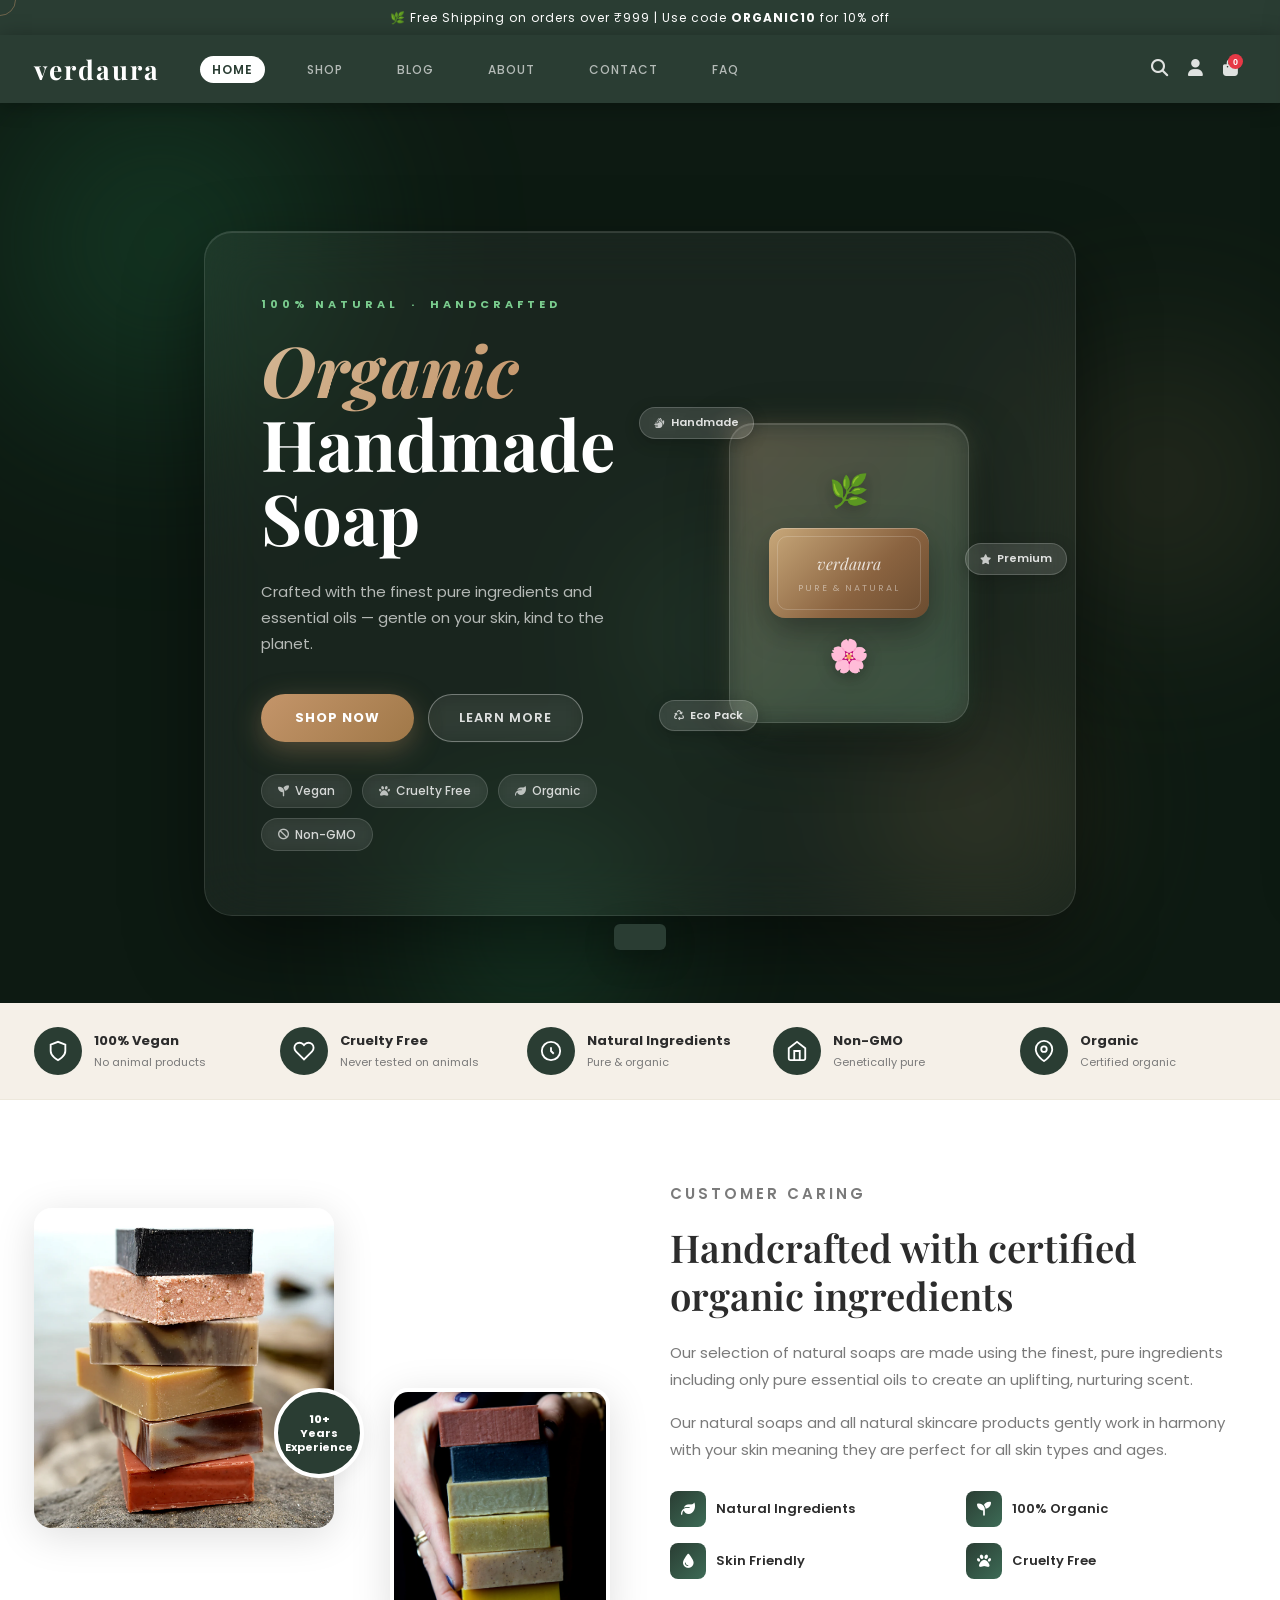
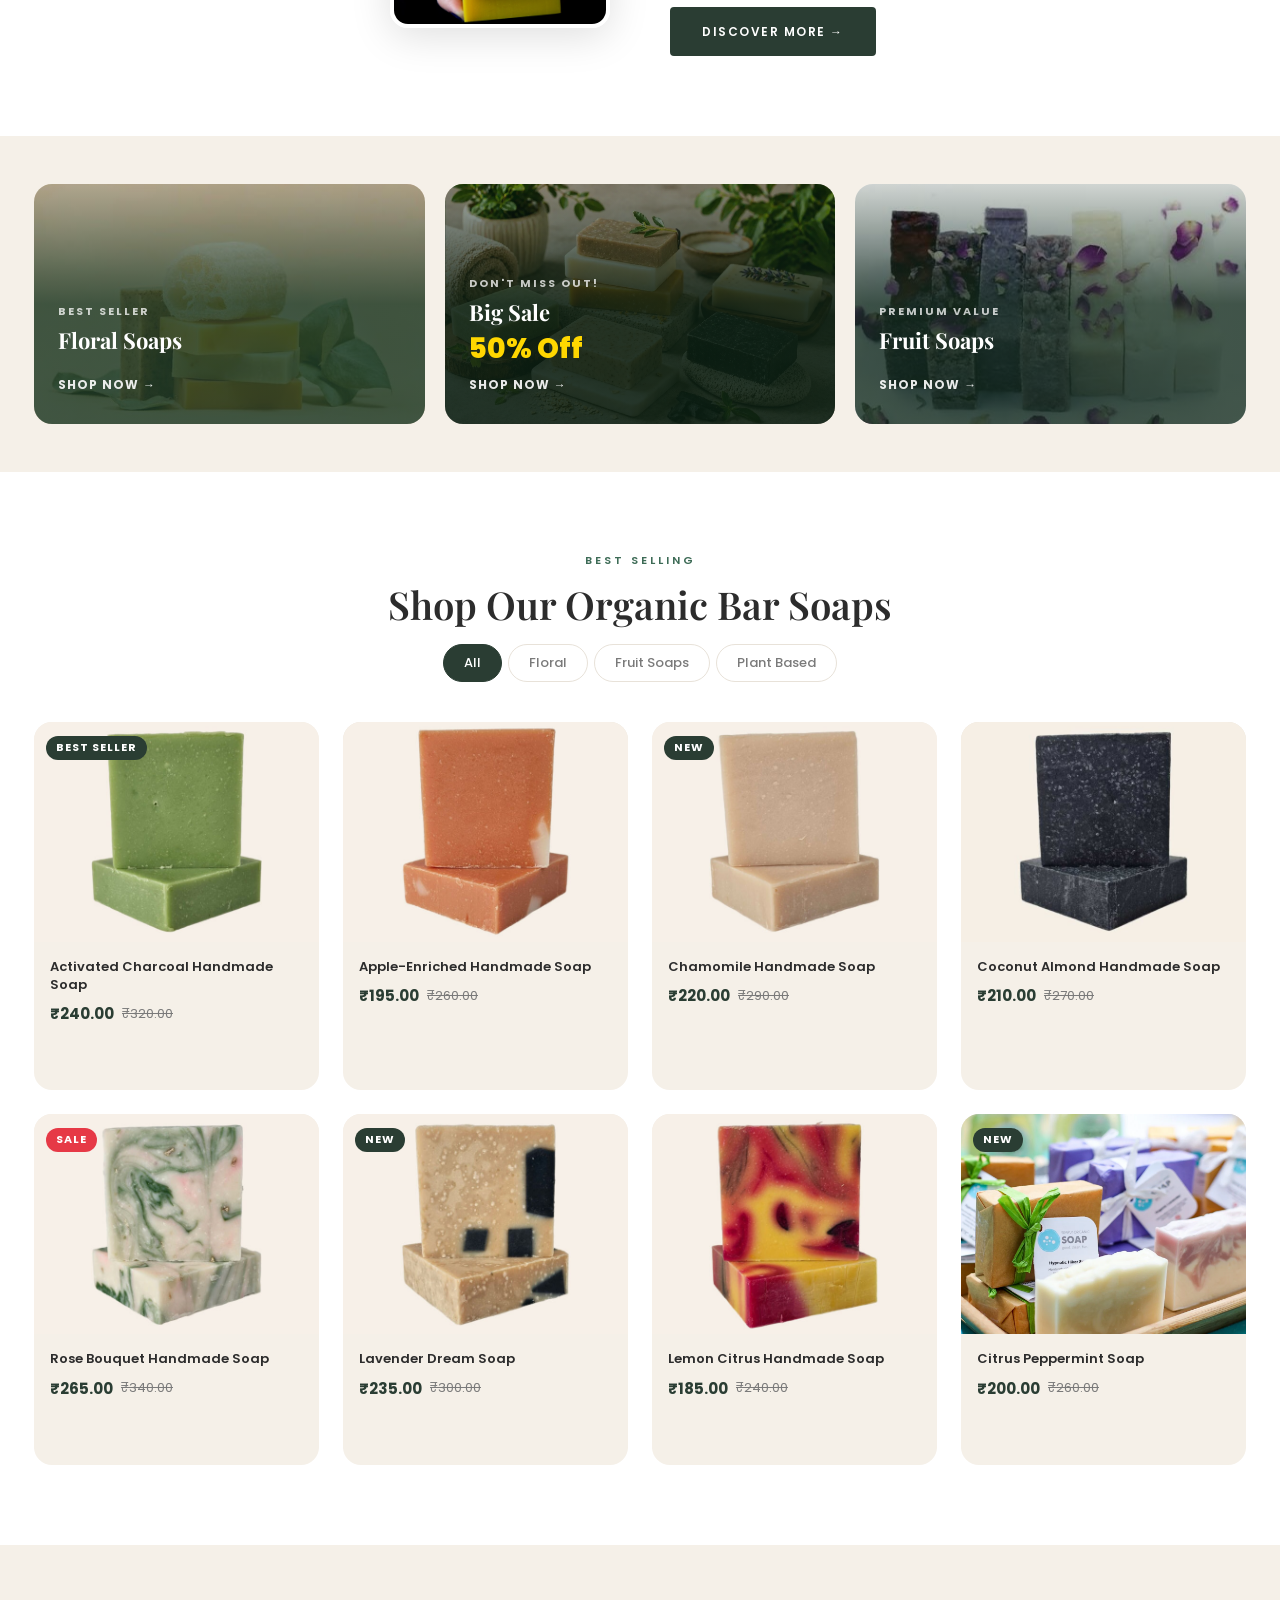
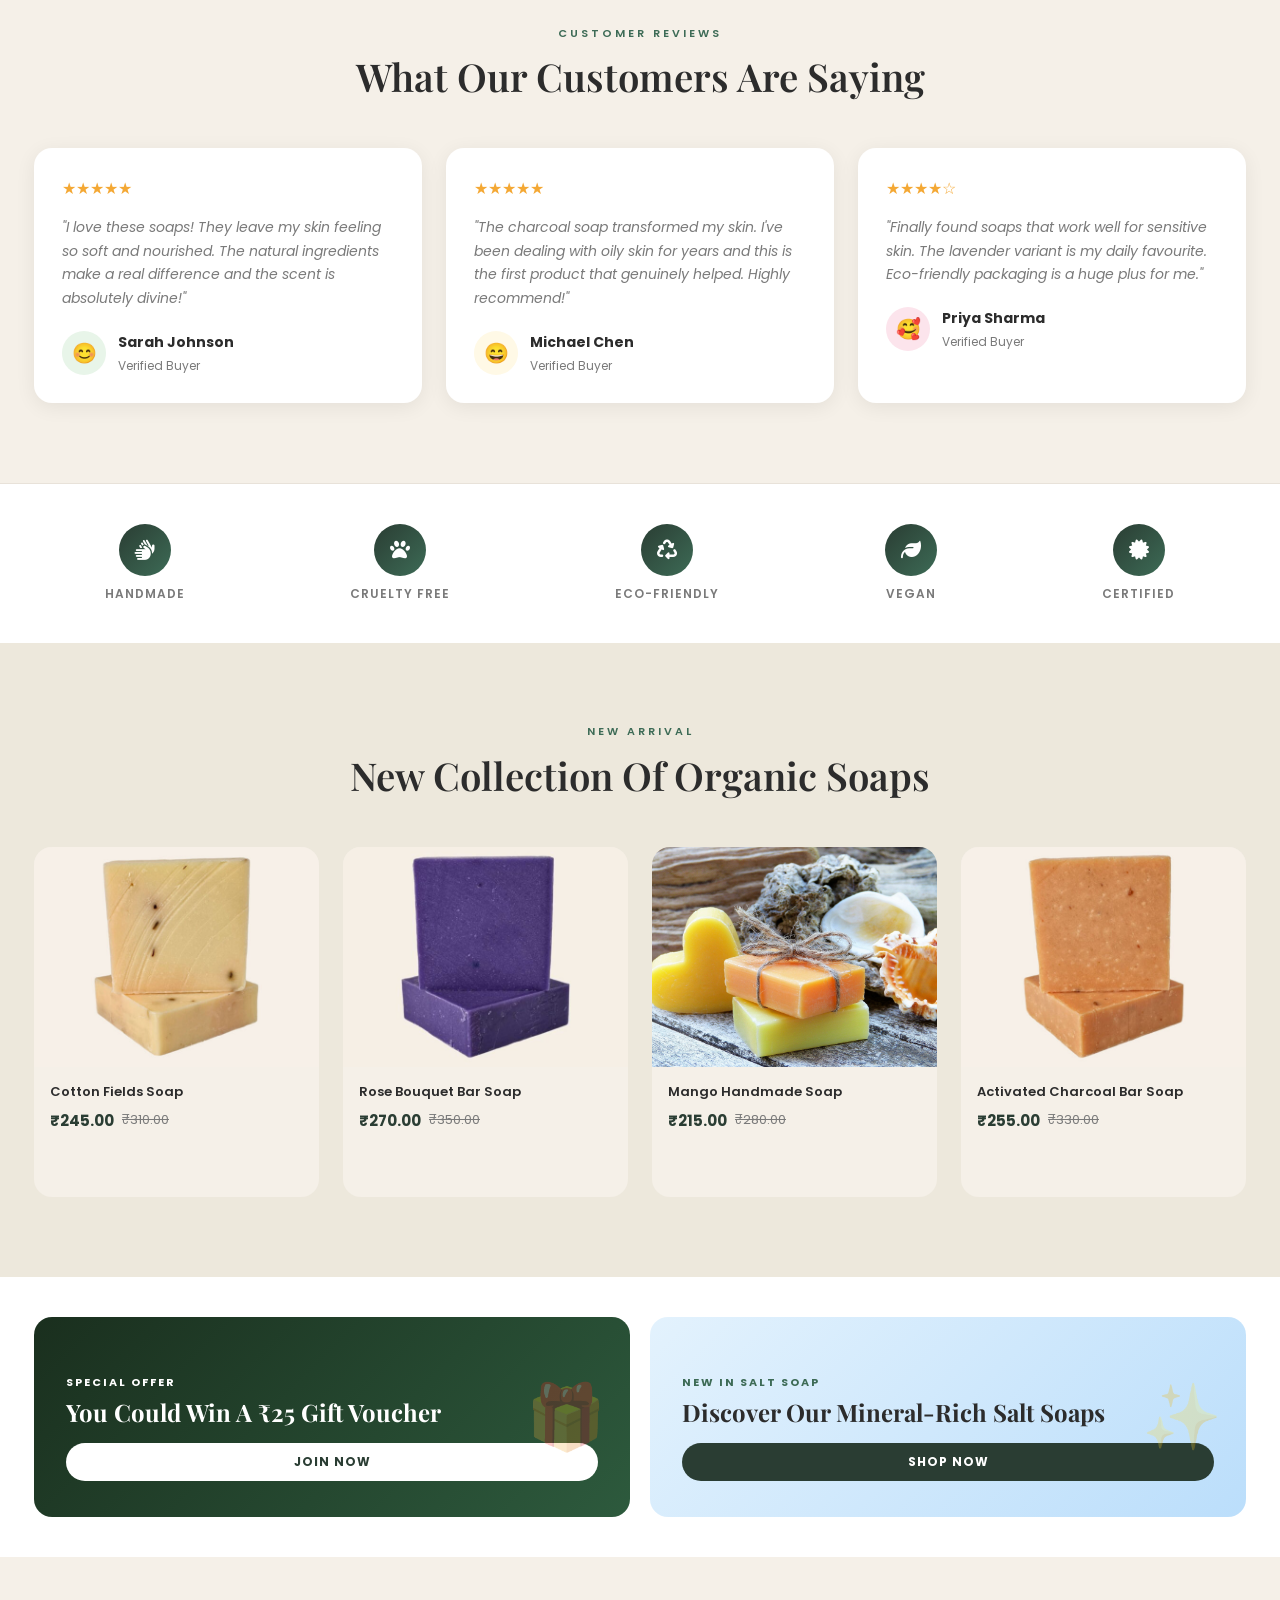
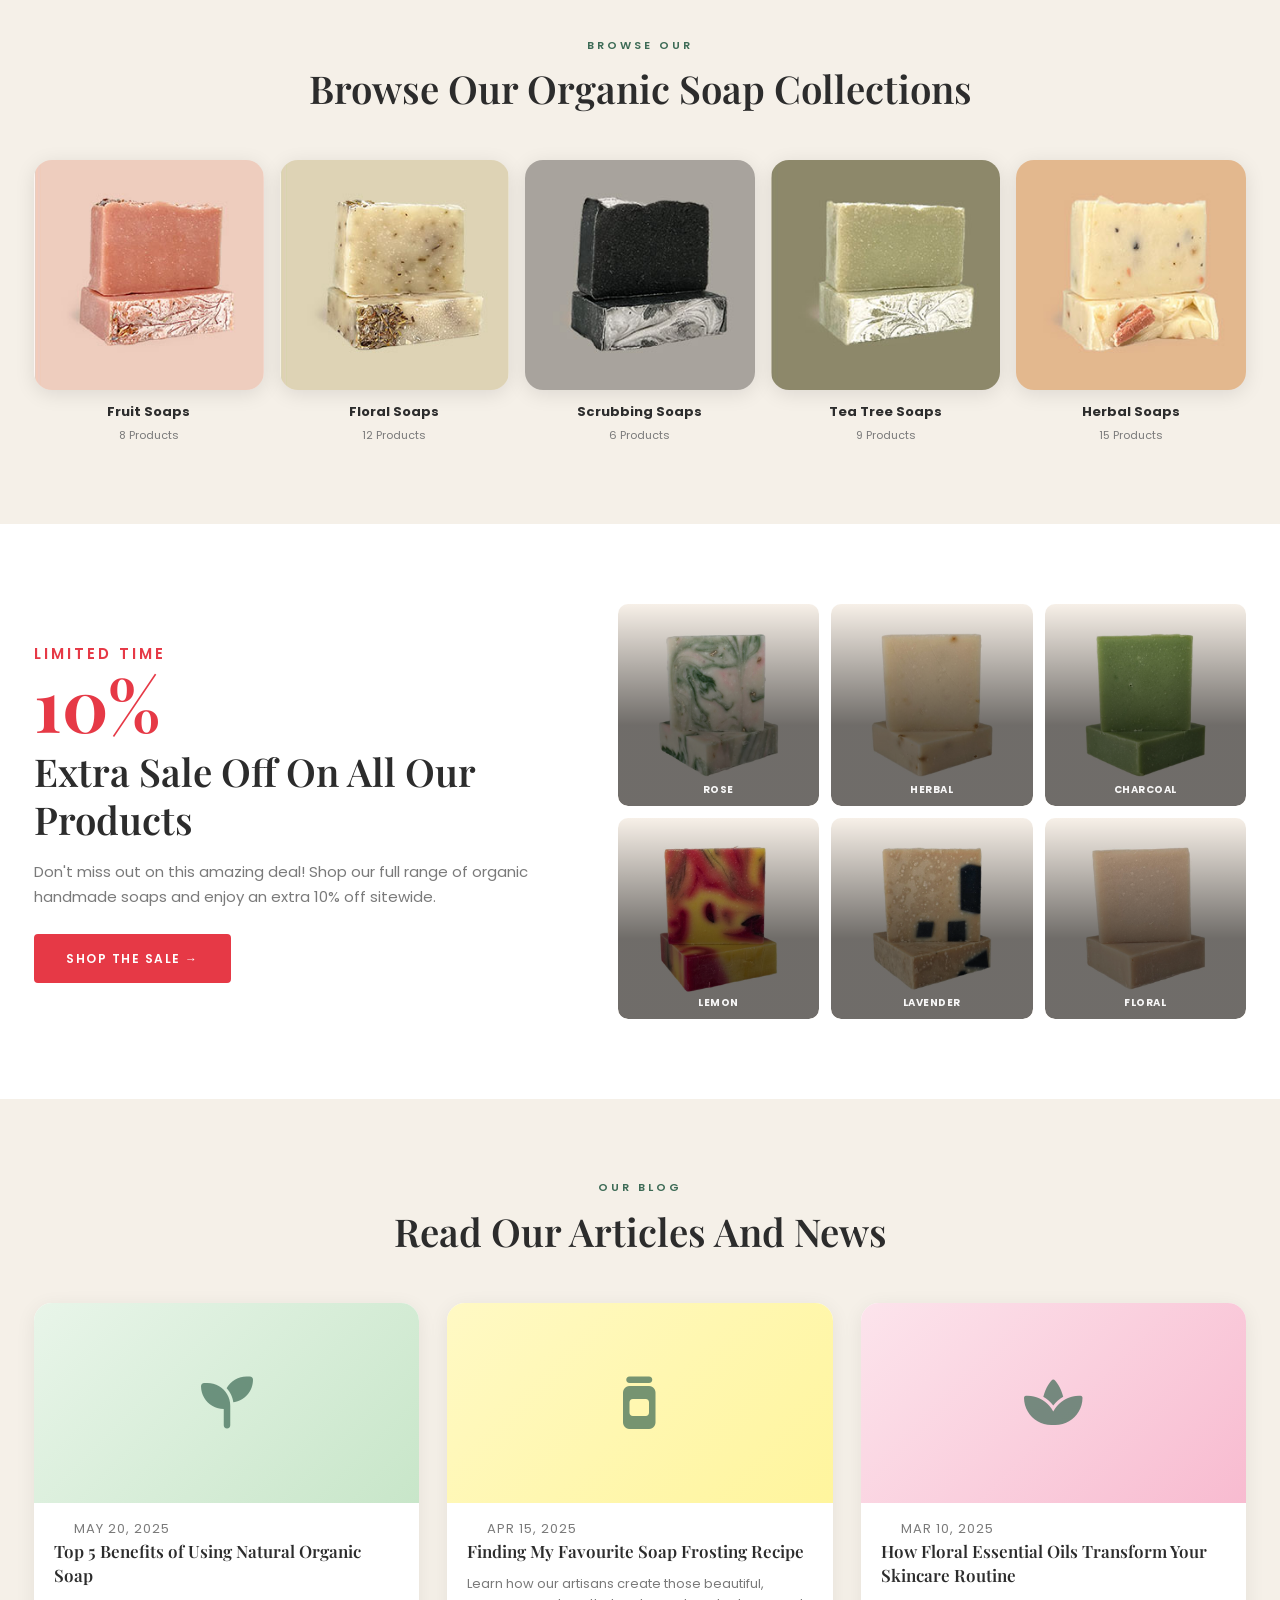
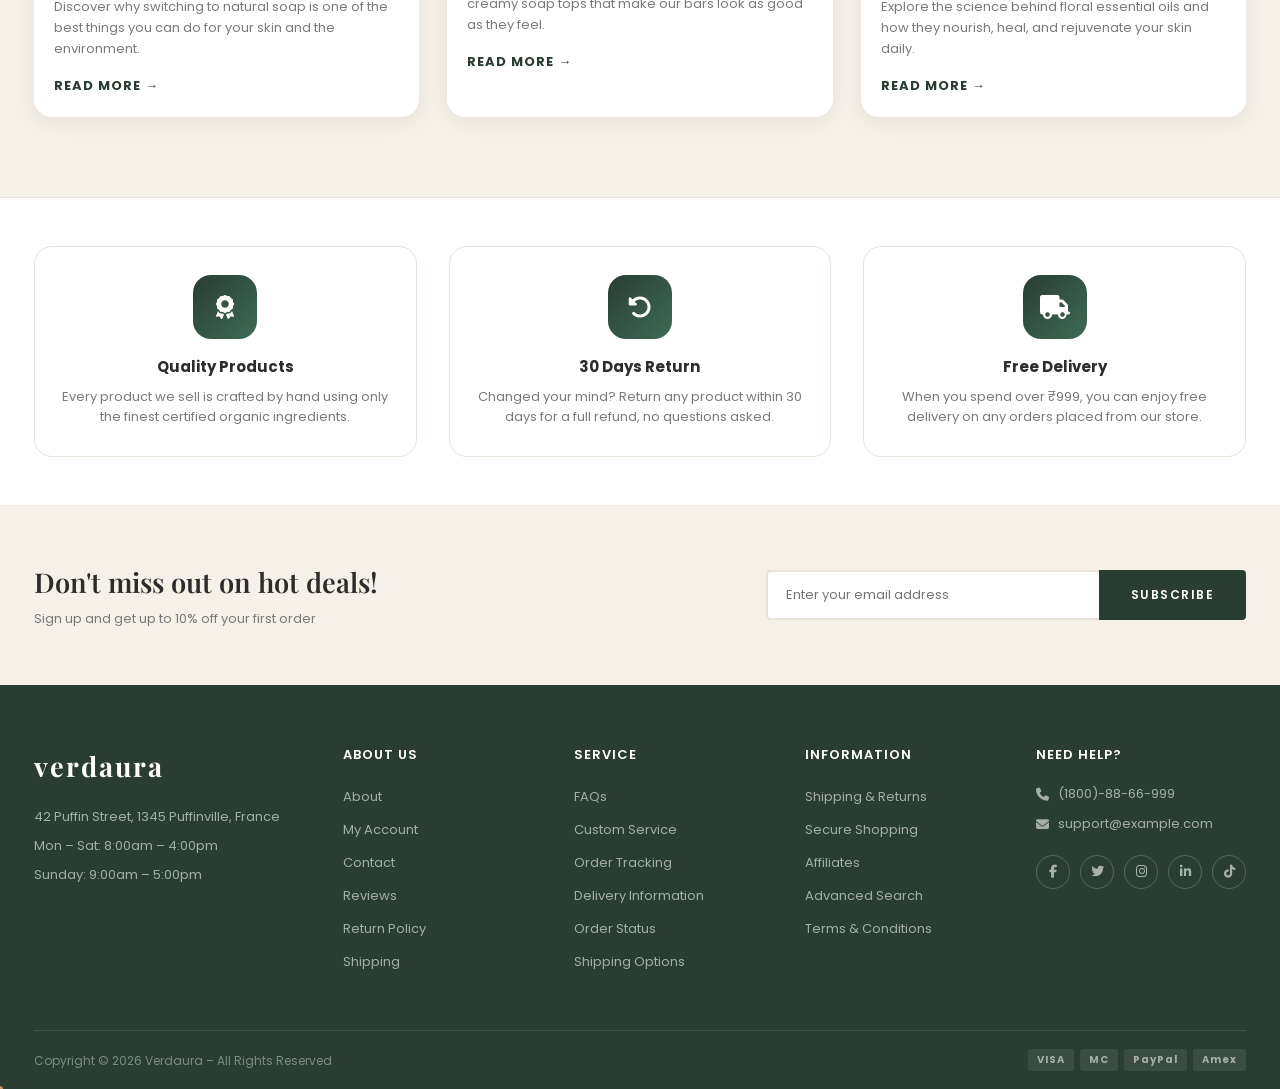
<file: index.html>
<!DOCTYPE html>
<html lang="en">
<head>
    <meta charset="UTF-8">
    <meta name="viewport" content="width=device-width, initial-scale=1.0">
    <title>Verdaura - Handmade Organic Soap</title>
    <link href="https://fonts.googleapis.com/css2?family=Playfair+Display:ital,wght@0,400;0,600;0,700;1,400;1,600;1,700&family=Poppins:wght@300;400;500;600;700&display=swap" rel="stylesheet">
    <link rel="stylesheet" href="https://cdnjs.cloudflare.com/ajax/libs/font-awesome/6.5.0/css/all.min.css">
    <link rel="stylesheet" href="style.css">
</head>
<body>

<!-- TOP BAR -->
<div class="top-bar">🌿 Free Shipping on orders over ₹999 | Use code <strong>ORGANIC10</strong> for 10% off</div>

<!-- HEADER -->
<header class="header" id="header">
    <div class="container">
        <div class="header__inner">
            <div class="header__logo">
                <a href="#">verdaura</a>
            </div>
            <nav class="header__nav">
                <ul>
                    <li class="active"><a href="index.html">Home</a></li>
                    <li><a href="shop.html">Shop</a></li>
                    <li><a href="blog.html">Blog</a></li>
                    <li><a href="about.html">About</a></li>
                    <li><a href="contact.html">Contact</a></li>
                    <li><a href="faq.html">FAQ</a></li>
                </ul>
            </nav>
            <div class="header__actions">
                <button class="btn-icon"><i class="fas fa-search"></i></button>
                <button class="btn-icon"><i class="fas fa-user"></i></button>
                <button class="btn-icon cart-btn" id="cartToggle">
                    <i class="fas fa-shopping-bag"></i>
                    <span class="cart-count">0</span>
                </button>
            </div>
            <button class="mobile-menu-btn" id="mobileMenu"><i class="fas fa-bars"></i></button>
        </div>
    </div>
</header>

<!-- HERO -->
<section class="vh-section">

  <!-- Background orbs -->
  <div class="vh-orb vh-orb--1"></div>
  <div class="vh-orb vh-orb--2"></div>
  <div class="vh-orb vh-orb--3"></div>
  <div class="vh-orb vh-orb--4"></div>
  <div class="vh-orb vh-orb--5"></div>

  <!-- Glass panel -->
  <div class="vh-glass container">

    <!-- Left: text -->
    <div class="vh-text">
      <p class="vh-eyebrow">100% Natural &nbsp;·&nbsp; Handcrafted</p>
      <h1 class="vh-title"><em>Organic</em><br>Handmade<br>Soap</h1>
      <p class="vh-desc">Crafted with the finest pure ingredients and essential oils — gentle on your skin, kind to the planet.</p>
      <div class="vh-btns">
        <a href="#es-products" class="vh-btn-primary">Shop Now</a>
        <a href="#es-about" class="vh-btn-ghost">Learn More</a>
      </div>
      <div class="vh-pills">
        <span class="vh-pill"><i class="fas fa-seedling"></i> Vegan</span>
        <span class="vh-pill"><i class="fas fa-paw"></i> Cruelty Free</span>
        <span class="vh-pill"><i class="fas fa-leaf"></i> Organic</span>
        <span class="vh-pill"><i class="fas fa-ban"></i> Non-GMO</span>
      </div>
    </div>

    <!-- Right: glass soap card -->
    <div class="vh-visual">
      <div class="vh-soap-card">
        <div class="vh-soap-glow"></div>
        <span class="vh-soap-leaf vh-soap-leaf--top">🌿</span>
        <div class="vh-soap-bar">
          <span class="vh-soap-brand">verdaura</span>
          <span class="vh-soap-sub">Pure &amp; Natural</span>
        </div>
        <span class="vh-soap-leaf vh-soap-leaf--bot">🌸</span>
      </div>
      <!-- floating mini glass tags -->
      <div class="vh-tag vh-tag--1"><i class="fas fa-hands"></i> Handmade</div>
      <div class="vh-tag vh-tag--2"><i class="fas fa-star"></i> Premium</div>
      <div class="vh-tag vh-tag--3"><i class="fas fa-recycle"></i> Eco Pack</div>
    </div>

  </div>
</section>

<!-- FEATURES STRIP -->
<section class="es-features-strip">
  <div class="es-features-inner container">
    <div class="es-feature-item">
      <div class="es-feature-icon">
        <svg viewBox="0 0 24 24" fill="none" stroke="currentColor" stroke-width="2"><path d="M12 22s8-4 8-10V5l-8-3-8 3v7c0 6 8 10 8 10z"/></svg>
      </div>
      <div class="es-feature-text"><h4>100% Vegan</h4><p>No animal products</p></div>
    </div>
    <div class="es-feature-item">
      <div class="es-feature-icon">
        <svg viewBox="0 0 24 24" fill="none" stroke="currentColor" stroke-width="2"><path d="M20.84 4.61a5.5 5.5 0 0 0-7.78 0L12 5.67l-1.06-1.06a5.5 5.5 0 0 0-7.78 7.78l1.06 1.06L12 21.23l7.78-7.78 1.06-1.06a5.5 5.5 0 0 0 0-7.78z"/></svg>
      </div>
      <div class="es-feature-text"><h4>Cruelty Free</h4><p>Never tested on animals</p></div>
    </div>
    <div class="es-feature-item">
      <div class="es-feature-icon">
        <svg viewBox="0 0 24 24" fill="none" stroke="currentColor" stroke-width="2"><circle cx="12" cy="12" r="10"/><path d="M12 8v4l3 3"/></svg>
      </div>
      <div class="es-feature-text"><h4>Natural Ingredients</h4><p>Pure &amp; organic</p></div>
    </div>
    <div class="es-feature-item">
      <div class="es-feature-icon">
        <svg viewBox="0 0 24 24" fill="none" stroke="currentColor" stroke-width="2"><path d="M3 9l9-7 9 7v11a2 2 0 01-2 2H5a2 2 0 01-2-2z"/><polyline points="9 22 9 12 15 12 15 22"/></svg>
      </div>
      <div class="es-feature-text"><h4>Non-GMO</h4><p>Genetically pure</p></div>
    </div>
    <div class="es-feature-item">
      <div class="es-feature-icon">
        <svg viewBox="0 0 24 24" fill="none" stroke="currentColor" stroke-width="2"><path d="M21 10c0 7-9 13-9 13s-9-6-9-13a9 9 0 0118 0z"/><circle cx="12" cy="10" r="3"/></svg>
      </div>
      <div class="es-feature-text"><h4>Organic</h4><p>Certified organic</p></div>
    </div>
  </div>
</section>

<!-- ABOUT SECTION -->
<section class="es-about-section" id="es-about">
  <div class="container">
    <div class="es-about-inner">
      <div class="es-about-images fade-up">
        <div class="es-about-img-main">
          <img src="images/Natural_Organic_Soap_1080.webp" alt="Natural Organic Soap" loading="lazy">
        </div>
        <div class="es-about-img-second">
          <img src="images/organic-soap-1000_40e481fe-05ba-4541-a0e7-4a4f220f0284.webp" alt="Organic Soap" loading="lazy">
        </div>
        <div class="es-about-badge-overlay">
          <span style="font-size:11px;font-weight:800">10+</span>
          <span>Years</span>
          <span>Experience</span>
        </div>
      </div>
      <div class="es-about-text fade-up">
        <p class="section-label">Customer Caring</p>
        <h2 class="section-title" style="margin-bottom:20px">Handcrafted with certified organic ingredients</h2>
        <p>Our selection of natural soaps are made using the finest, pure ingredients including only pure essential oils to create an uplifting, nurturing scent.</p>
        <p>Our natural soaps and all natural skincare products gently work in harmony with your skin meaning they are perfect for all skin types and ages.</p>
        <div class="es-about-features">
          <div class="es-about-feat">
            <div class="es-about-feat-icon"><i class="fas fa-leaf"></i></div>
            <span>Natural Ingredients</span>
          </div>
          <div class="es-about-feat">
            <div class="es-about-feat-icon"><i class="fas fa-seedling"></i></div>
            <span>100% Organic</span>
          </div>
          <div class="es-about-feat">
            <div class="es-about-feat-icon"><i class="fas fa-droplet"></i></div>
            <span>Skin Friendly</span>
          </div>
          <div class="es-about-feat">
            <div class="es-about-feat-icon"><i class="fas fa-paw"></i></div>
            <span>Cruelty Free</span>
          </div>
        </div>
        <a href="#es-products" class="btn btn--green">Discover More →</a>
      </div>
    </div>
  </div>
</section>

<!-- PROMO BANNERS -->
<section class="es-promo-banners">
  <div class="es-promo-grid container">
    <div class="es-promo-card es-promo-floral fade-up" style="background-image:url('images/Organic_Soap_Brands_Online_In_India.webp')">
      <div class="es-promo-overlay"></div>
      <p class="es-promo-label">Best Seller</p>
      <h3 class="es-promo-title">Floral Soaps</h3>
      <a href="#es-products" class="es-promo-link">Shop Now</a>
    </div>
    <div class="es-promo-card es-promo-sale fade-up" style="background-image:url('images/how-to-choose-the-best-soap-for-your-skin-in-india-c82b6adf-93ce-4058-aa23-33ae955474cc.webp')">
      <div class="es-promo-overlay"></div>
      <p class="es-promo-label">Don't Miss Out!</p>
      <h3 class="es-promo-title">Big Sale</h3>
      <div class="es-promo-discount">50% Off</div>
      <a href="#es-products" class="es-promo-link">Shop Now</a>
    </div>
    <div class="es-promo-card es-promo-fruit fade-up" style="background-image:url('images/images (1).jpeg')">
      <div class="es-promo-overlay"></div>
      <p class="es-promo-label">Premium Value</p>
      <h3 class="es-promo-title">Fruit Soaps</h3>
      <a href="#es-products" class="es-promo-link">Shop Now</a>
    </div>
  </div>
</section>

<!-- PRODUCTS SECTION -->
<section class="es-products-section" id="es-products">
  <div class="container">
    <div class="es-products-header fade-up">
      <p class="section-label">Best Selling</p>
      <h2 class="section-title" style="margin-bottom:16px">Shop Our Organic Bar Soaps</h2>
      <div class="es-tab-nav">
        <button class="es-tab-btn active" onclick="esFilterProducts('all',this)">All</button>
        <button class="es-tab-btn" onclick="esFilterProducts('floral',this)">Floral</button>
        <button class="es-tab-btn" onclick="esFilterProducts('fruit',this)">Fruit Soaps</button>
        <button class="es-tab-btn" onclick="esFilterProducts('charcoal',this)">Plant Based</button>
      </div>
    </div>
    <div class="es-products-grid" id="esProductsGrid"></div>
  </div>
</section>

<!-- TESTIMONIALS -->
<section class="es-testimonials-section">
  <div class="container">
    <div class="es-testimonials-header fade-up">
      <p class="section-label">Customer Reviews</p>
      <h2 class="section-title" style="margin-bottom:48px">What Our Customers Are Saying</h2>
    </div>
    <div class="es-testimonials-grid">
      <div class="es-testimonial-card fade-up">
        <div class="es-stars">★★★★★</div>
        <p class="es-testimonial-text">"I love these soaps! They leave my skin feeling so soft and nourished. The natural ingredients make a real difference and the scent is absolutely divine!"</p>
        <div class="es-testimonial-author">
          <div class="es-author-avatar" style="background:#e8f5e9">😊</div>
          <div>
            <div class="es-author-name">Sarah Johnson</div>
            <div class="es-author-tag">Verified Buyer</div>
          </div>
        </div>
      </div>
      <div class="es-testimonial-card fade-up">
        <div class="es-stars">★★★★★</div>
        <p class="es-testimonial-text">"The charcoal soap transformed my skin. I've been dealing with oily skin for years and this is the first product that genuinely helped. Highly recommend!"</p>
        <div class="es-testimonial-author">
          <div class="es-author-avatar" style="background:#fff9e6">😄</div>
          <div>
            <div class="es-author-name">Michael Chen</div>
            <div class="es-author-tag">Verified Buyer</div>
          </div>
        </div>
      </div>
      <div class="es-testimonial-card fade-up">
        <div class="es-stars">★★★★☆</div>
        <p class="es-testimonial-text">"Finally found soaps that work well for sensitive skin. The lavender variant is my daily favourite. Eco-friendly packaging is a huge plus for me."</p>
        <div class="es-testimonial-author">
          <div class="es-author-avatar" style="background:#fce4ec">🥰</div>
          <div>
            <div class="es-author-name">Priya Sharma</div>
            <div class="es-author-tag">Verified Buyer</div>
          </div>
        </div>
      </div>
    </div>
  </div>
</section>

<!-- TRUST BADGES -->
<section class="es-trust-section">
  <div class="es-trust-inner container">
    <div class="es-trust-item fade-up"><div class="es-trust-icon"><i class="fas fa-hands"></i></div><span>Handmade</span></div>
    <div class="es-trust-item fade-up"><div class="es-trust-icon"><i class="fas fa-paw"></i></div><span>Cruelty Free</span></div>
    <div class="es-trust-item fade-up"><div class="es-trust-icon"><i class="fas fa-recycle"></i></div><span>Eco-Friendly</span></div>
    <div class="es-trust-item fade-up"><div class="es-trust-icon"><i class="fas fa-leaf"></i></div><span>Vegan</span></div>
    <div class="es-trust-item fade-up"><div class="es-trust-icon"><i class="fas fa-certificate"></i></div><span>Certified</span></div>
  </div>
</section>

<!-- NEW COLLECTION -->
<section class="es-new-collection">
  <div class="container">
    <p class="section-label text-center">New Arrival</p>
    <h2 class="section-title text-center fade-up">New Collection Of Organic Soaps</h2>
    <div class="es-products-grid" id="esNewCollectionGrid"></div>
  </div>
</section>

<!-- DOUBLE BANNER -->
<section class="es-double-banner">
  <div class="es-double-banner-inner container">
    <div class="es-banner-card es-banner-dark fade-up">
      <span class="es-banner-emoji">🎁</span>
      <p class="es-banner-label">Special Offer</p>
      <h3 class="es-banner-title">You Could Win A ₹25 Gift Voucher</h3>
      <button class="es-banner-btn">Join Now</button>
    </div>
    <div class="es-banner-card es-banner-light fade-up">
      <span class="es-banner-emoji">✨</span>
      <p class="es-banner-label">New In Salt Soap</p>
      <h3 class="es-banner-title">Discover Our Mineral-Rich Salt Soaps</h3>
      <button class="es-banner-btn">Shop Now</button>
    </div>
  </div>
</section>

<!-- SOAP COLLECTIONS -->
<section class="es-soap-collections">
  <div class="container">
    <div class="es-collections-header fade-up">
      <p class="section-label text-center">Browse Our</p>
      <h2 class="section-title text-center">Browse Our Organic Soap Collections</h2>
    </div>
    <div class="es-collections-grid">
      <div class="es-collection-item fade-up">
        <div class="es-collection-img"><img src="images/categories/cate-01.jpg" alt="Fruit Soaps" loading="lazy"></div>
        <h4>Fruit Soaps</h4>
        <p>8 Products</p>
      </div>
      <div class="es-collection-item fade-up">
        <div class="es-collection-img"><img src="images/categories/cate-02.jpg" alt="Floral Soaps" loading="lazy"></div>
        <h4>Floral Soaps</h4>
        <p>12 Products</p>
      </div>
      <div class="es-collection-item fade-up">
        <div class="es-collection-img"><img src="images/categories/cate-03.jpg" alt="Scrubbing Soaps" loading="lazy"></div>
        <h4>Scrubbing Soaps</h4>
        <p>6 Products</p>
      </div>
      <div class="es-collection-item fade-up">
        <div class="es-collection-img"><img src="images/categories/cate-04.jpg" alt="Tea Tree Soaps" loading="lazy"></div>
        <h4>Tea Tree Soaps</h4>
        <p>9 Products</p>
      </div>
      <div class="es-collection-item fade-up">
        <div class="es-collection-img"><img src="images/categories/cate-05.jpg" alt="Herbal Soaps" loading="lazy"></div>
        <h4>Herbal Soaps</h4>
        <p>15 Products</p>
      </div>
    </div>
  </div>
</section>

<!-- EXTRA SALE -->
<section class="es-extra-sale">
  <div class="container">
    <div class="es-extra-sale-inner">
      <div class="es-sale-text fade-up">
        <p class="section-label" style="color:var(--red)">Limited Time</p>
        <div class="es-big-discount">10%</div>
        <h2 class="section-title" style="margin-bottom:16px">Extra Sale Off On All Our Products</h2>
        <p>Don't miss out on this amazing deal! Shop our full range of organic handmade soaps and enjoy an extra 10% off sitewide.</p>
        <a href="#es-products" class="btn btn--red" style="margin-top:24px;display:inline-block">Shop the Sale →</a>
      </div>
      <div class="es-sale-grid fade-up">
        <div class="es-sale-item"><img src="images/products/p-05-600x600.jpg" alt="Rose"><span class="es-sale-item-label">Rose</span></div>
        <div class="es-sale-item"><img src="images/products/p-08-600x600.jpg" alt="Herbal"><span class="es-sale-item-label">Herbal</span></div>
        <div class="es-sale-item"><img src="images/products/p-01-600x600.jpg" alt="Charcoal"><span class="es-sale-item-label">Charcoal</span></div>
        <div class="es-sale-item"><img src="images/products/p-07-600x600.jpg" alt="Lemon"><span class="es-sale-item-label">Lemon</span></div>
        <div class="es-sale-item"><img src="images/products/p-06-600x600.jpg" alt="Lavender"><span class="es-sale-item-label">Lavender</span></div>
        <div class="es-sale-item"><img src="images/products/p-03-600x600.jpg" alt="Floral"><span class="es-sale-item-label">Floral</span></div>
      </div>
    </div>
  </div>
</section>

<!-- BLOG -->
<section class="es-blog-section">
  <div class="container">
    <div class="es-blog-header fade-up">
      <p class="section-label text-center">Our Blog</p>
      <h2 class="section-title text-center">Read Our Articles And News</h2>
    </div>
    <div class="es-blog-grid">
      <div class="blog-card fade-up">
        <div class="es-blog-img es-bi1"><i class="fas fa-seedling"></i></div>
        <p class="es-blog-date">May 20, 2025</p>
        <h3>Top 5 Benefits of Using Natural Organic Soap</h3>
        <p>Discover why switching to natural soap is one of the best things you can do for your skin and the environment.</p>
        <a href="#" class="es-blog-link">Read More →</a>
      </div>
      <div class="blog-card fade-up">
        <div class="es-blog-img es-bi2"><i class="fas fa-jar"></i></div>
        <p class="es-blog-date">Apr 15, 2025</p>
        <h3>Finding My Favourite Soap Frosting Recipe</h3>
        <p>Learn how our artisans create those beautiful, creamy soap tops that make our bars look as good as they feel.</p>
        <a href="#" class="es-blog-link">Read More →</a>
      </div>
      <div class="blog-card fade-up">
        <div class="es-blog-img es-bi3"><i class="fas fa-spa"></i></div>
        <p class="es-blog-date">Mar 10, 2025</p>
        <h3>How Floral Essential Oils Transform Your Skincare Routine</h3>
        <p>Explore the science behind floral essential oils and how they nourish, heal, and rejuvenate your skin daily.</p>
        <a href="#" class="es-blog-link">Read More →</a>
      </div>
    </div>
  </div>
</section>

<!-- SERVICE BADGES -->
<section class="es-service-badges">
  <div class="container">
    <div class="es-service-grid">
      <div class="es-service-item fade-up">
        <div class="es-service-icon"><i class="fas fa-award"></i></div>
        <h4>Quality Products</h4>
        <p>Every product we sell is crafted by hand using only the finest certified organic ingredients.</p>
      </div>
      <div class="es-service-item fade-up">
        <div class="es-service-icon"><i class="fas fa-rotate-left"></i></div>
        <h4>30 Days Return</h4>
        <p>Changed your mind? Return any product within 30 days for a full refund, no questions asked.</p>
      </div>
      <div class="es-service-item fade-up">
        <div class="es-service-icon"><i class="fas fa-truck"></i></div>
        <h4>Free Delivery</h4>
        <p>When you spend over ₹999, you can enjoy free delivery on any orders placed from our store.</p>
      </div>
    </div>
  </div>
</section>

<!-- NEWSLETTER -->
<section class="newsletter">
    <div class="container">
        <div class="newsletter__inner">
            <div class="newsletter__text">
                <h3>Don't miss out on hot deals!</h3>
                <p>Sign up and get up to 10% off your first order</p>
            </div>
            <form class="newsletter__form" id="newsletterForm">
                <input type="email" placeholder="Enter your email address" class="newsletter-input" required>
                <button type="submit" class="btn btn--green">SUBSCRIBE</button>
            </form>
        </div>
    </div>
</section>

<!-- FOOTER -->
<footer class="footer">
    <div class="container">
        <div class="footer__main">
            <div class="footer__brand">
                <div class="footer__logo">verdaura</div>
                <p>42 Puffin Street, 1345 Puffinville, France</p>
                <p>Mon – Sat: 8:00am – 4:00pm</p>
                <p>Sunday: 9:00am – 5:00pm</p>
            </div>
            <div class="footer__col">
                <h4>About Us</h4>
                <ul>
                    <li><a href="#">About</a></li>
                    <li><a href="#">My Account</a></li>
                    <li><a href="#">Contact</a></li>
                    <li><a href="#">Reviews</a></li>
                    <li><a href="#">Return Policy</a></li>
                    <li><a href="#">Shipping</a></li>
                </ul>
            </div>
            <div class="footer__col">
                <h4>Service</h4>
                <ul>
                    <li><a href="#">FAQs</a></li>
                    <li><a href="#">Custom Service</a></li>
                    <li><a href="#">Order Tracking</a></li>
                    <li><a href="#">Delivery Information</a></li>
                    <li><a href="#">Order Status</a></li>
                    <li><a href="#">Shipping Options</a></li>
                </ul>
            </div>
            <div class="footer__col">
                <h4>Information</h4>
                <ul>
                    <li><a href="#">Shipping &amp; Returns</a></li>
                    <li><a href="#">Secure Shopping</a></li>
                    <li><a href="#">Affiliates</a></li>
                    <li><a href="#">Advanced Search</a></li>
                    <li><a href="#">Terms &amp; Conditions</a></li>
                </ul>
            </div>
            <div class="footer__col">
                <h4>Need Help?</h4>
                <p class="footer__contact"><i class="fas fa-phone"></i> (1800)-88-66-999</p>
                <p class="footer__contact"><i class="fas fa-envelope"></i> support@example.com</p>
                <div class="footer__social">
                    <a href="#"><i class="fab fa-facebook-f"></i></a>
                    <a href="#"><i class="fab fa-twitter"></i></a>
                    <a href="#"><i class="fab fa-instagram"></i></a>
                    <a href="#"><i class="fab fa-linkedin-in"></i></a>
                    <a href="#"><i class="fab fa-tiktok"></i></a>
                </div>
            </div>
        </div>
        <div class="footer__bottom">
            <p>Copyright &copy; 2026 Verdaura &ndash; All Rights Reserved</p>
            <div class="payment-icons">
                <span>VISA</span><span>MC</span><span>PayPal</span><span>Amex</span>
            </div>
        </div>
    </div>
</footer>

<!-- CART SIDEBAR -->
<div class="cart-sidebar" id="cartSidebar">
    <div class="cart-sidebar__header">
        <h3>Shopping Cart</h3>
        <button id="cartClose"><i class="fas fa-times"></i></button>
    </div>
    <div class="cart-sidebar__body" id="cartBody">
        <p class="cart-empty">Your cart is currently empty.</p>
    </div>
    <div class="cart-sidebar__footer">
        <div class="cart-total">Total: <strong id="cartTotal">$0.00</strong></div>
        <a href="#" class="btn btn--green btn--full">Proceed to Checkout</a>
    </div>
</div>
<div class="cart-overlay" id="cartOverlay"></div>

<div class="toast" id="toast"></div>
<button class="scroll-top" id="scrollTop"><i class="fas fa-chevron-up"></i></button>

<div class="cursor-dot" id="cursorDot"></div>
<div class="cursor-ring" id="cursorRing"></div>

<script src="script.js"></script>
</body>
</html>
</file>
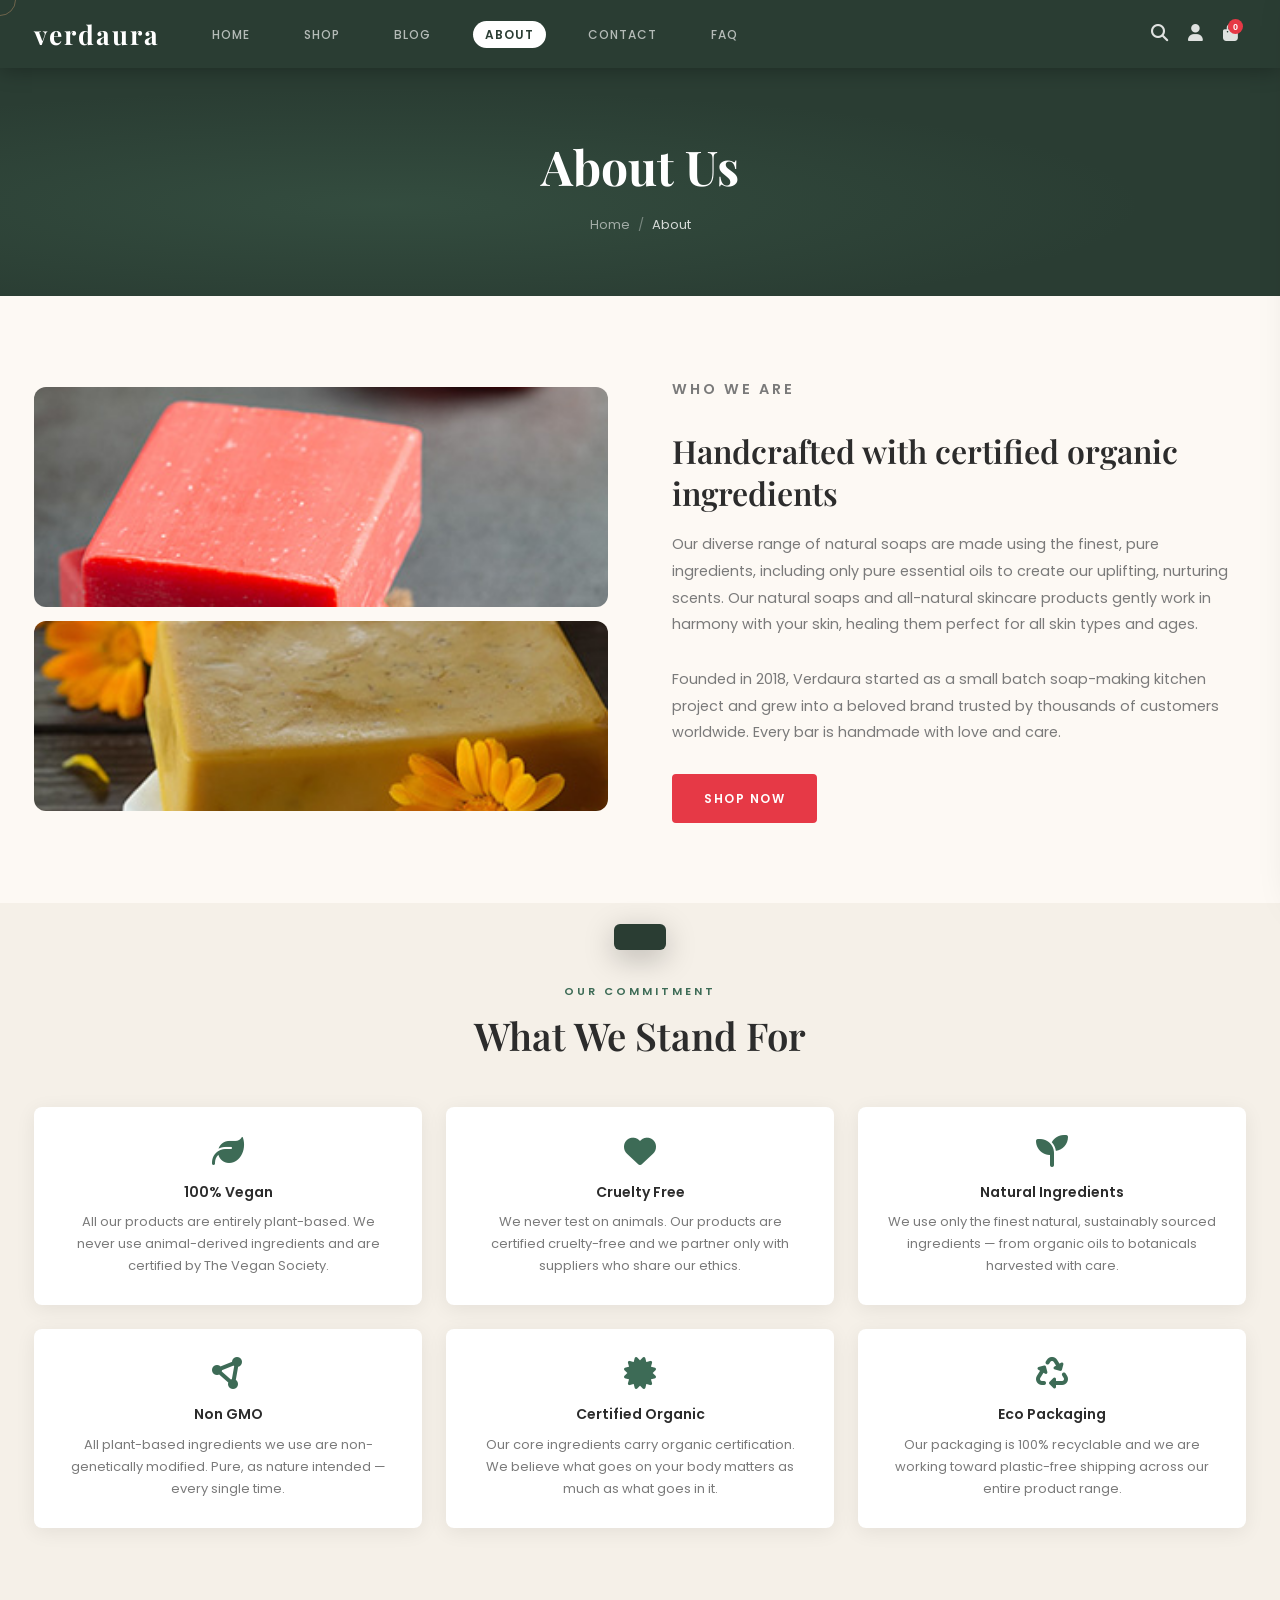
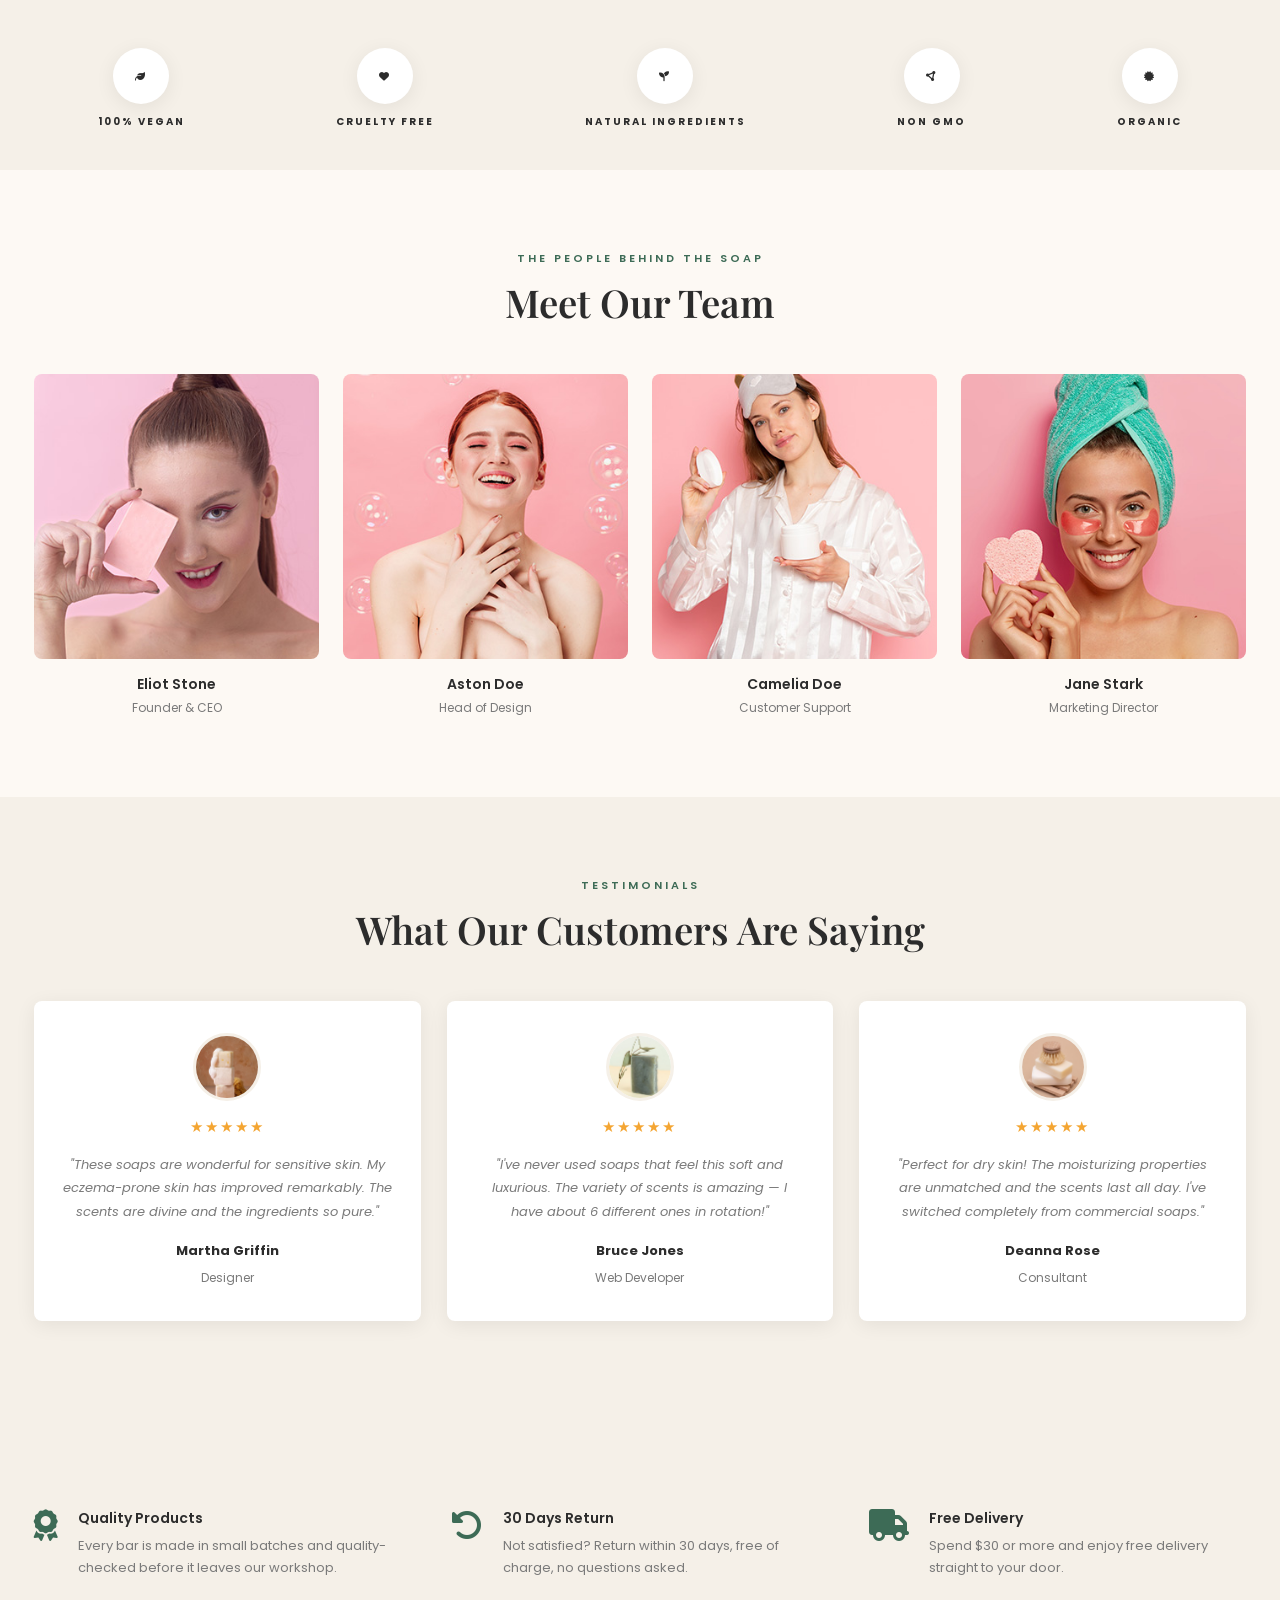
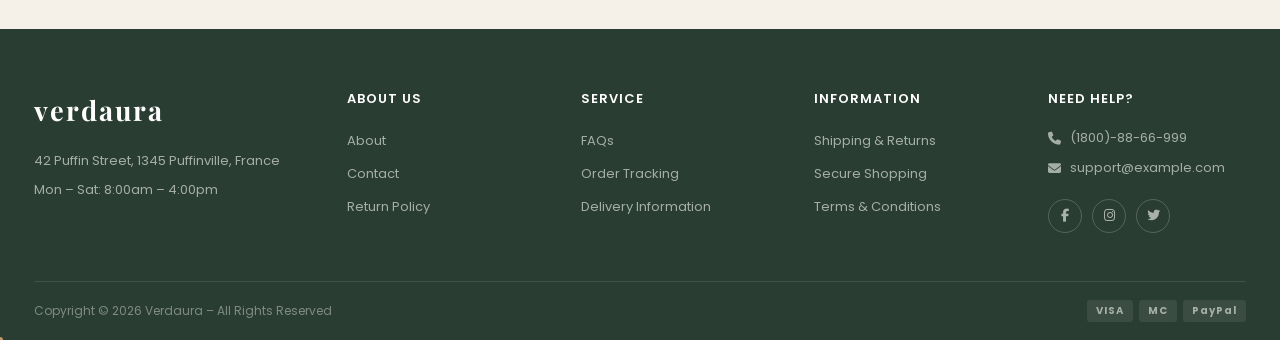
<file: about.html>
<!DOCTYPE html>
<html lang="en">
<head>
    <meta charset="UTF-8">
    <meta name="viewport" content="width=device-width, initial-scale=1.0">
    <title>About — Verdaura</title>
    <link href="https://fonts.googleapis.com/css2?family=Playfair+Display:ital,wght@0,400;0,600;0,700;1,400;1,600;1,700&family=Poppins:wght@300;400;500;600;700&display=swap" rel="stylesheet">
    <link rel="stylesheet" href="https://cdnjs.cloudflare.com/ajax/libs/font-awesome/6.5.0/css/all.min.css">
    <link rel="stylesheet" href="style.css">
</head>
<body>

<header class="header" id="header">
    <div class="container">
        <div class="header__inner">
            <div class="header__logo"><a href="index.html">verdaura</a></div>
            <nav class="header__nav">
                <ul>
                    <li><a href="index.html">Home</a></li>
                    <li><a href="shop.html">Shop</a></li>
                    <li><a href="blog.html">Blog</a></li>
                    <li class="active"><a href="about.html">About</a></li>
                    <li><a href="contact.html">Contact</a></li>
                    <li><a href="faq.html">FAQ</a></li>
                </ul>
            </nav>
            <div class="header__actions">
                <button class="btn-icon"><i class="fas fa-search"></i></button>
                <button class="btn-icon"><i class="fas fa-user"></i></button>
                <button class="btn-icon cart-btn" id="cartToggle"><i class="fas fa-shopping-bag"></i><span class="cart-count">0</span></button>
            </div>
            <button class="mobile-menu-btn" id="mobileMenu"><i class="fas fa-bars"></i></button>
        </div>
    </div>
</header>

<section class="page-hero">
    <div class="container">
        <h1>About Us</h1>
        <div class="breadcrumb"><a href="index.html">Home</a><span>/</span><span style="color:rgba(255,255,255,0.8)">About</span></div>
    </div>
</section>

<!-- INTRO -->
<section style="background:var(--cream);">
    <div class="container">
        <div class="about-section__inner">
            <div class="about-section__images">
                <img src="images/about/ins-01.jpg" alt="" class="about-img about-img--top">
                <img src="images/about/ins-03.jpg" alt="" class="about-img about-img--bottom">
            </div>
            <div class="about-section__content">
                <p class="section-label">WHO WE ARE</p>
                <h2>Handcrafted with certified organic ingredients</h2>
                <p>Our diverse range of natural soaps are made using the finest, pure ingredients, including only pure essential oils to create our uplifting, nurturing scents. Our natural soaps and all-natural skincare products gently work in harmony with your skin, healing them perfect for all skin types and ages.</p>
                <p style="margin-top:12px;margin-bottom:28px;">Founded in 2018, Verdaura started as a small batch soap-making kitchen project and grew into a beloved brand trusted by thousands of customers worldwide. Every bar is handmade with love and care.</p>
                <a href="shop.html" class="btn btn--red">SHOP NOW</a>
            </div>
        </div>
    </div>
</section>

<!-- VALUES -->
<section style="background:var(--beige);">
    <div class="container">
        <p class="section-label text-center">OUR COMMITMENT</p>
        <h2 class="section-title text-center">What We Stand For</h2>
        <div class="values-grid">
            <div class="value-card"><i class="fas fa-leaf"></i><h4>100% Vegan</h4><p>All our products are entirely plant-based. We never use animal-derived ingredients and are certified by The Vegan Society.</p></div>
            <div class="value-card"><i class="fas fa-heart"></i><h4>Cruelty Free</h4><p>We never test on animals. Our products are certified cruelty-free and we partner only with suppliers who share our ethics.</p></div>
            <div class="value-card"><i class="fas fa-seedling"></i><h4>Natural Ingredients</h4><p>We use only the finest natural, sustainably sourced ingredients — from organic oils to botanicals harvested with care.</p></div>
            <div class="value-card"><i class="fas fa-circle-nodes"></i><h4>Non GMO</h4><p>All plant-based ingredients we use are non-genetically modified. Pure, as nature intended — every single time.</p></div>
            <div class="value-card"><i class="fas fa-certificate"></i><h4>Certified Organic</h4><p>Our core ingredients carry organic certification. We believe what goes on your body matters as much as what goes in it.</p></div>
            <div class="value-card"><i class="fas fa-recycle"></i><h4>Eco Packaging</h4><p>Our packaging is 100% recyclable and we are working toward plastic-free shipping across our entire product range.</p></div>
        </div>
    </div>
</section>

<!-- BADGES STRIP -->
<section class="badges-strip">
    <div class="container">
        <div class="badges-strip__inner">
            <div class="badge-item"><span class="badge-icon"><i class="fas fa-leaf"></i></span><span>100% Vegan</span></div>
            <div class="badge-item"><span class="badge-icon"><i class="fas fa-heart"></i></span><span>Cruelty Free</span></div>
            <div class="badge-item"><span class="badge-icon"><i class="fas fa-seedling"></i></span><span>Natural Ingredients</span></div>
            <div class="badge-item"><span class="badge-icon"><i class="fas fa-circle-nodes"></i></span><span>Non GMO</span></div>
            <div class="badge-item"><span class="badge-icon"><i class="fas fa-certificate"></i></span><span>Organic</span></div>
        </div>
    </div>
</section>

<!-- TEAM -->
<section style="background:var(--cream);">
    <div class="container">
        <p class="section-label text-center">THE PEOPLE BEHIND THE SOAP</p>
        <h2 class="section-title text-center">Meet Our Team</h2>
        <div class="team-grid">
            <div class="team-card">
                <div class="team-card__img"><img src="images/about/team1.jpg" alt="Eliot Stone"></div>
                <h4>Eliot Stone</h4><p>Founder &amp; CEO</p>
            </div>
            <div class="team-card">
                <div class="team-card__img"><img src="images/about/team2.jpg" alt="Aston Doe"></div>
                <h4>Aston Doe</h4><p>Head of Design</p>
            </div>
            <div class="team-card">
                <div class="team-card__img"><img src="images/about/team3.jpg" alt="Camelia Doe"></div>
                <h4>Camelia Doe</h4><p>Customer Support</p>
            </div>
            <div class="team-card">
                <div class="team-card__img"><img src="images/about/team4.jpg" alt="Jane Stark"></div>
                <h4>Jane Stark</h4><p>Marketing Director</p>
            </div>
        </div>
    </div>
</section>

<!-- TESTIMONIALS -->
<section class="testimonials">
    <div class="container">
        <p class="section-label text-center">TESTIMONIALS</p>
        <h2 class="section-title text-center">What Our Customers Are Saying</h2>
        <div class="testimonials__grid">
            <div class="testimonial-card">
                <div class="testimonial-card__avatar"><img src="images/about/img-tes-01.jpg" alt="Martha Griffin"></div>
                <div class="stars">★★★★★</div>
                <p>"These soaps are wonderful for sensitive skin. My eczema-prone skin has improved remarkably. The scents are divine and the ingredients so pure."</p>
                <strong>Martha Griffin</strong><span>Designer</span>
            </div>
            <div class="testimonial-card">
                <div class="testimonial-card__avatar"><img src="images/about/img-tes-02.jpg" alt="Bruce Jones"></div>
                <div class="stars">★★★★★</div>
                <p>"I've never used soaps that feel this soft and luxurious. The variety of scents is amazing — I have about 6 different ones in rotation!"</p>
                <strong>Bruce Jones</strong><span>Web Developer</span>
            </div>
            <div class="testimonial-card">
                <div class="testimonial-card__avatar"><img src="images/about/img-tes-03.jpg" alt="Deanna Rose"></div>
                <div class="stars">★★★★★</div>
                <p>"Perfect for dry skin! The moisturizing properties are unmatched and the scents last all day. I've switched completely from commercial soaps."</p>
                <strong>Deanna Rose</strong><span>Consultant</span>
            </div>
        </div>
    </div>
</section>

<!-- SERVICES -->
<section class="services">
    <div class="container">
        <div class="services__grid">
            <div class="service-item"><i class="fas fa-award service-icon"></i><div><h4>Quality Products</h4><p>Every bar is made in small batches and quality-checked before it leaves our workshop.</p></div></div>
            <div class="service-item"><i class="fas fa-rotate-left service-icon"></i><div><h4>30 Days Return</h4><p>Not satisfied? Return within 30 days, free of charge, no questions asked.</p></div></div>
            <div class="service-item"><i class="fas fa-truck service-icon"></i><div><h4>Free Delivery</h4><p>Spend $30 or more and enjoy free delivery straight to your door.</p></div></div>
        </div>
    </div>
</section>

<footer class="footer">
    <div class="container">
        <div class="footer__main">
            <div class="footer__brand"><div class="footer__logo">verdaura</div><p>42 Puffin Street, 1345 Puffinville, France</p><p>Mon – Sat: 8:00am – 4:00pm</p></div>
            <div class="footer__col"><h4>About Us</h4><ul><li><a href="about.html">About</a></li><li><a href="contact.html">Contact</a></li><li><a href="#">Return Policy</a></li></ul></div>
            <div class="footer__col"><h4>Service</h4><ul><li><a href="faq.html">FAQs</a></li><li><a href="#">Order Tracking</a></li><li><a href="#">Delivery Information</a></li></ul></div>
            <div class="footer__col"><h4>Information</h4><ul><li><a href="#">Shipping &amp; Returns</a></li><li><a href="#">Secure Shopping</a></li><li><a href="#">Terms &amp; Conditions</a></li></ul></div>
            <div class="footer__col"><h4>Need Help?</h4><p class="footer__contact"><i class="fas fa-phone"></i> (1800)-88-66-999</p><p class="footer__contact"><i class="fas fa-envelope"></i> support@example.com</p><div class="footer__social"><a href="#"><i class="fab fa-facebook-f"></i></a><a href="#"><i class="fab fa-instagram"></i></a><a href="#"><i class="fab fa-twitter"></i></a></div></div>
        </div>
        <div class="footer__bottom"><p>Copyright &copy; 2026 Verdaura – All Rights Reserved</p><div class="payment-icons"><span>VISA</span><span>MC</span><span>PayPal</span></div></div>
    </div>
</footer>

<div class="cart-sidebar" id="cartSidebar"><div class="cart-sidebar__header"><h3>Shopping Cart</h3><button id="cartClose"><i class="fas fa-times"></i></button></div><div class="cart-sidebar__body" id="cartBody"><p class="cart-empty">Your cart is currently empty.</p></div><div class="cart-sidebar__footer"><div class="cart-total">Total: <strong id="cartTotal">$0.00</strong></div><a href="#" class="btn btn--green btn--full">Checkout</a></div></div>
<div class="cart-overlay" id="cartOverlay"></div>
<div class="toast" id="toast"></div>
<button class="scroll-top" id="scrollTop"><i class="fas fa-chevron-up"></i></button>
<div class="cursor-dot" id="cursorDot"></div>
<div class="cursor-ring" id="cursorRing"></div>
<script src="script.js"></script>
</body>
</html>
</file>
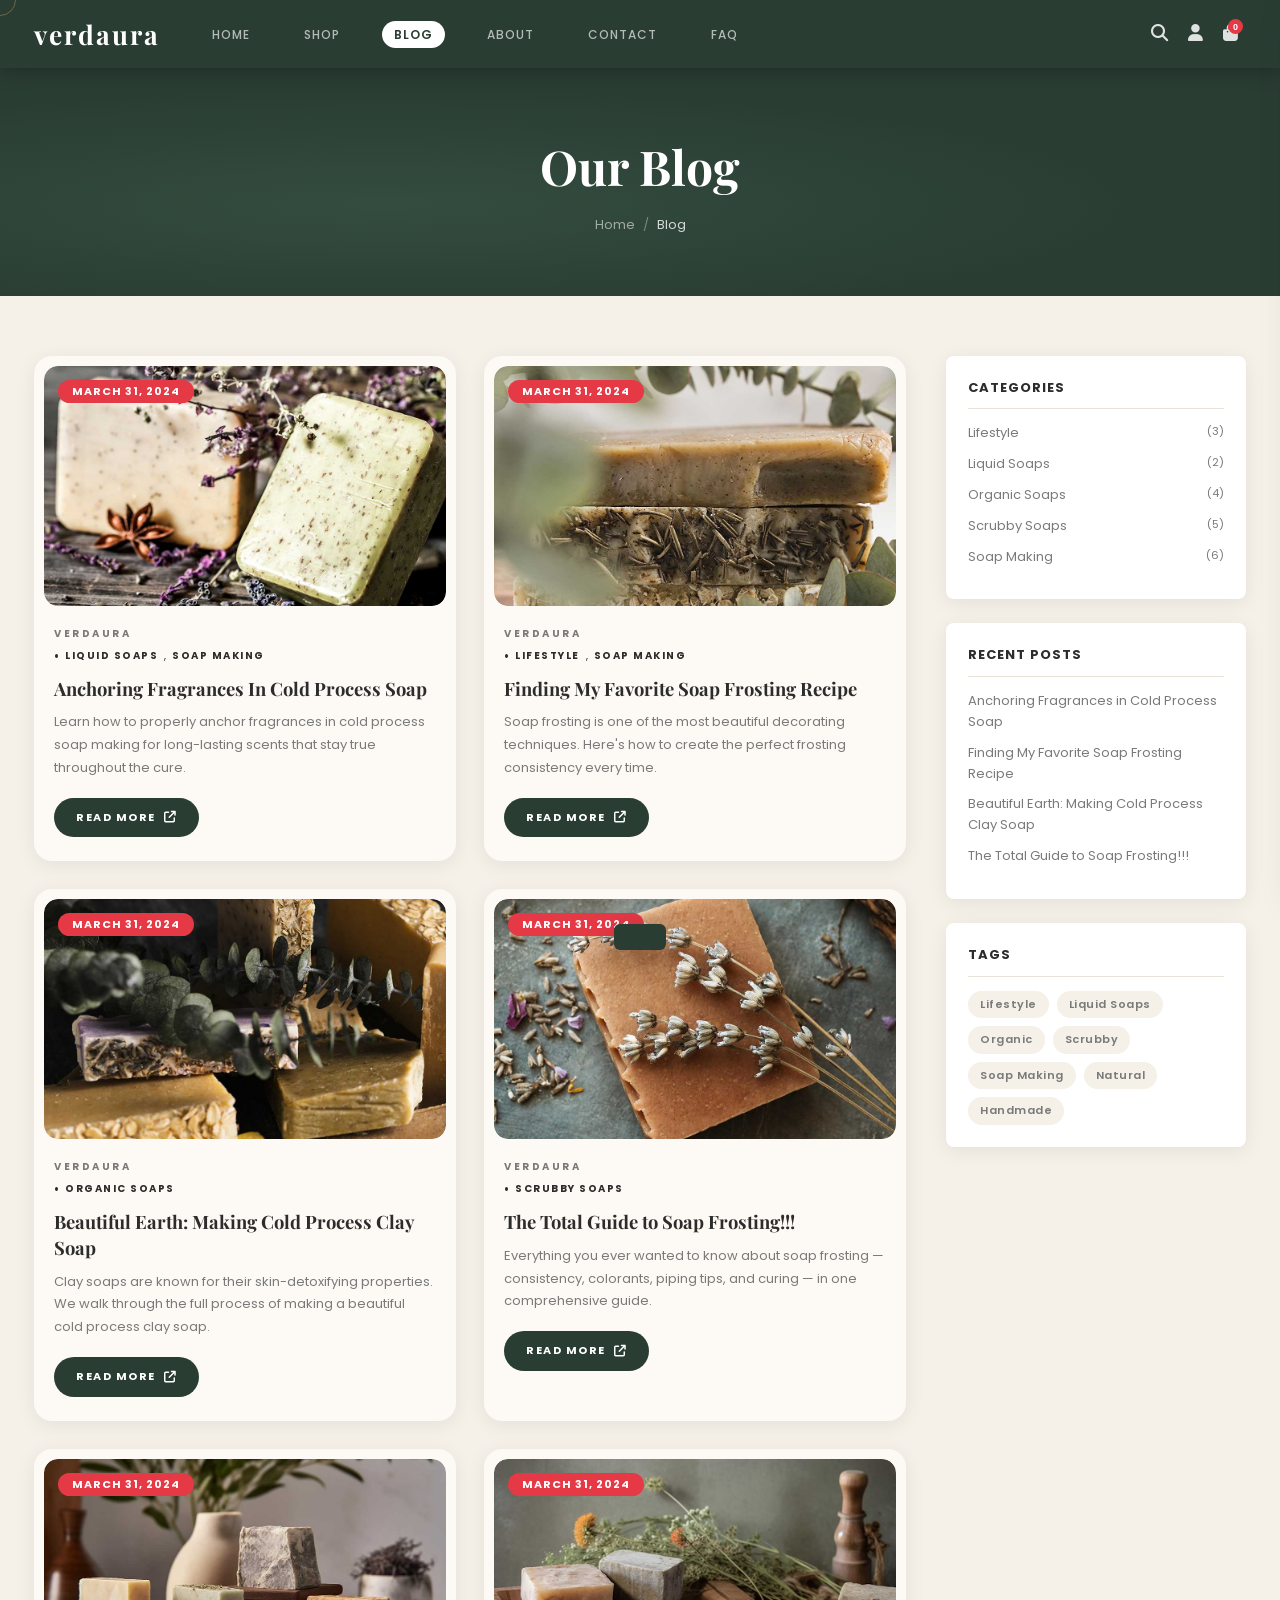
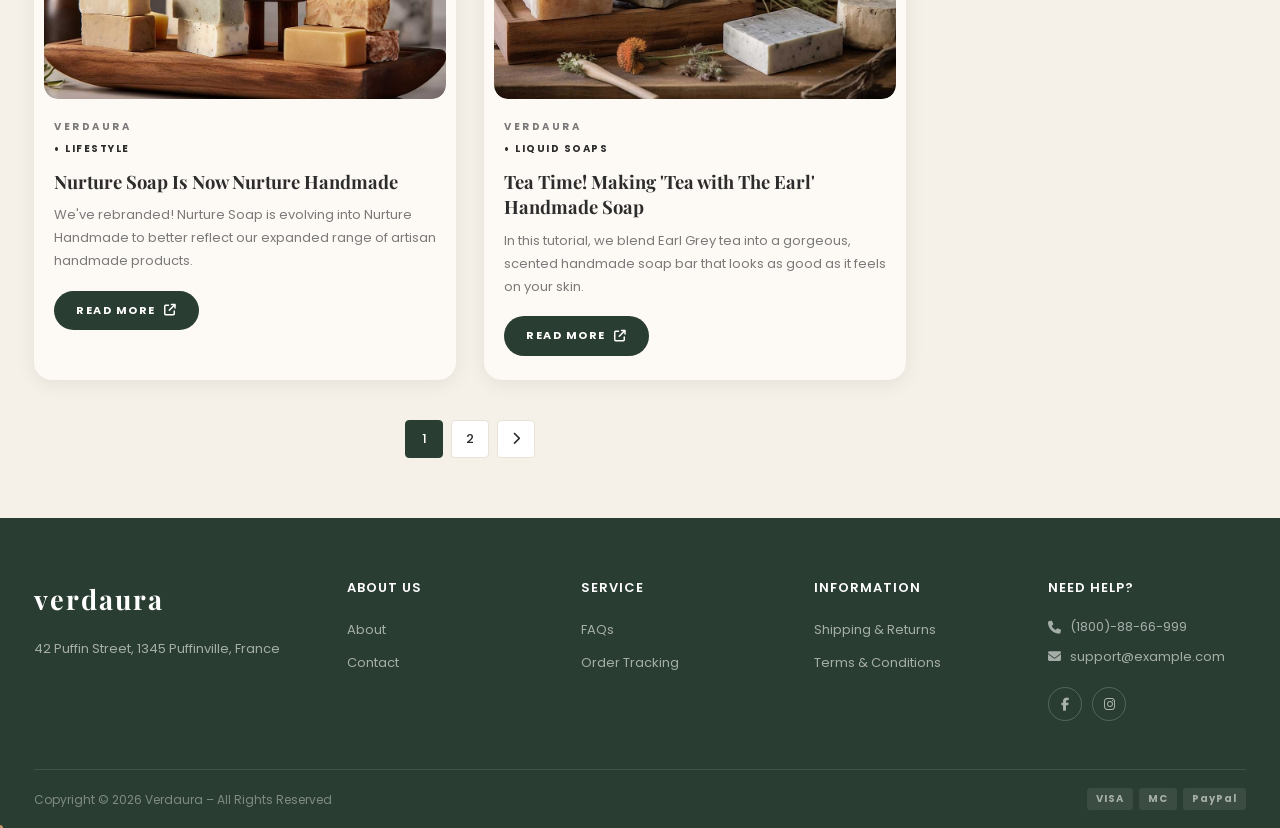
<file: blog.html>
<!DOCTYPE html>
<html lang="en">
<head>
    <meta charset="UTF-8">
    <meta name="viewport" content="width=device-width, initial-scale=1.0">
    <title>Blog — Verdaura</title>
    <link href="https://fonts.googleapis.com/css2?family=Playfair+Display:ital,wght@0,400;0,600;0,700;1,400;1,600;1,700&family=Poppins:wght@300;400;500;600;700&display=swap" rel="stylesheet">
    <link rel="stylesheet" href="https://cdnjs.cloudflare.com/ajax/libs/font-awesome/6.5.0/css/all.min.css">
    <link rel="stylesheet" href="style.css">
</head>
<body>

<header class="header" id="header">
    <div class="container">
        <div class="header__inner">
            <div class="header__logo"><a href="index.html">verdaura</a></div>
            <nav class="header__nav">
                <ul>
                    <li><a href="index.html">Home</a></li>
                    <li><a href="shop.html">Shop</a></li>
                    <li class="active"><a href="blog.html">Blog</a></li>
                    <li><a href="about.html">About</a></li>
                    <li><a href="contact.html">Contact</a></li>
                    <li><a href="faq.html">FAQ</a></li>
                </ul>
            </nav>
            <div class="header__actions">
                <button class="btn-icon"><i class="fas fa-search"></i></button>
                <button class="btn-icon"><i class="fas fa-user"></i></button>
                <button class="btn-icon cart-btn" id="cartToggle"><i class="fas fa-shopping-bag"></i><span class="cart-count">0</span></button>
            </div>
            <button class="mobile-menu-btn" id="mobileMenu"><i class="fas fa-bars"></i></button>
        </div>
    </div>
</header>

<section class="page-hero">
    <div class="container">
        <h1>Our Blog</h1>
        <div class="breadcrumb">
            <a href="index.html">Home</a><span>/</span>
            <span style="color:rgba(255,255,255,0.8)">Blog</span>
        </div>
    </div>
</section>

<section style="background:var(--beige); padding:60px 0;">
    <div class="container">
        <div class="blog-layout">
            <!-- BLOG POSTS -->
            <div>
                <div class="blog-full-grid">
                    <div class="blog-card">
                        <div class="blog-card__image"><img src="images/blog/blog-01.jpg" alt=""><span class="blog-date">March 31, 2024</span></div>
                        <div class="blog-card__content">
                            <span class="blog-author">Verdaura</span>
                            <div class="blog-cats"><span class="blog-cat">Liquid Soaps</span><span class="blog-cat">Soap Making</span></div>
                            <h3><a href="#">Anchoring Fragrances In Cold Process Soap</a></h3>
                            <p>Learn how to properly anchor fragrances in cold process soap making for long-lasting scents that stay true throughout the cure.</p>
                            <a href="#" class="read-more">READ MORE <i class="fas fa-arrow-up-right-from-square"></i></a>
                        </div>
                    </div>
                    <div class="blog-card">
                        <div class="blog-card__image"><img src="images/blog/blog-02.jpg" alt=""><span class="blog-date">March 31, 2024</span></div>
                        <div class="blog-card__content">
                            <span class="blog-author">Verdaura</span>
                            <div class="blog-cats"><span class="blog-cat">Lifestyle</span><span class="blog-cat">Soap Making</span></div>
                            <h3><a href="#">Finding My Favorite Soap Frosting Recipe</a></h3>
                            <p>Soap frosting is one of the most beautiful decorating techniques. Here's how to create the perfect frosting consistency every time.</p>
                            <a href="#" class="read-more">READ MORE <i class="fas fa-arrow-up-right-from-square"></i></a>
                        </div>
                    </div>
                    <div class="blog-card">
                        <div class="blog-card__image"><img src="images/blog/blog-03.jpg" alt=""><span class="blog-date">March 31, 2024</span></div>
                        <div class="blog-card__content">
                            <span class="blog-author">Verdaura</span>
                            <div class="blog-cats"><span class="blog-cat">Organic Soaps</span></div>
                            <h3><a href="#">Beautiful Earth: Making Cold Process Clay Soap</a></h3>
                            <p>Clay soaps are known for their skin-detoxifying properties. We walk through the full process of making a beautiful cold process clay soap.</p>
                            <a href="#" class="read-more">READ MORE <i class="fas fa-arrow-up-right-from-square"></i></a>
                        </div>
                    </div>
                    <div class="blog-card">
                        <div class="blog-card__image"><img src="images/blog/blog-04.jpg" alt=""><span class="blog-date">March 31, 2024</span></div>
                        <div class="blog-card__content">
                            <span class="blog-author">Verdaura</span>
                            <div class="blog-cats"><span class="blog-cat">Scrubby Soaps</span></div>
                            <h3><a href="#">The Total Guide to Soap Frosting!!!</a></h3>
                            <p>Everything you ever wanted to know about soap frosting — consistency, colorants, piping tips, and curing — in one comprehensive guide.</p>
                            <a href="#" class="read-more">READ MORE <i class="fas fa-arrow-up-right-from-square"></i></a>
                        </div>
                    </div>
                    <div class="blog-card">
                        <div class="blog-card__image"><img src="images/blog/blog-05.jpg" alt=""><span class="blog-date">March 31, 2024</span></div>
                        <div class="blog-card__content">
                            <span class="blog-author">Verdaura</span>
                            <div class="blog-cats"><span class="blog-cat">Lifestyle</span></div>
                            <h3><a href="#">Nurture Soap Is Now Nurture Handmade</a></h3>
                            <p>We've rebranded! Nurture Soap is evolving into Nurture Handmade to better reflect our expanded range of artisan handmade products.</p>
                            <a href="#" class="read-more">READ MORE <i class="fas fa-arrow-up-right-from-square"></i></a>
                        </div>
                    </div>
                    <div class="blog-card">
                        <div class="blog-card__image"><img src="images/blog/blog-06.jpg" alt=""><span class="blog-date">March 31, 2024</span></div>
                        <div class="blog-card__content">
                            <span class="blog-author">Verdaura</span>
                            <div class="blog-cats"><span class="blog-cat">Liquid Soaps</span></div>
                            <h3><a href="#">Tea Time! Making 'Tea with The Earl' Handmade Soap</a></h3>
                            <p>In this tutorial, we blend Earl Grey tea into a gorgeous, scented handmade soap bar that looks as good as it feels on your skin.</p>
                            <a href="#" class="read-more">READ MORE <i class="fas fa-arrow-up-right-from-square"></i></a>
                        </div>
                    </div>
                </div>

                <div class="shop-pagination" style="margin-top:40px;">
                    <button class="page-btn active">1</button>
                    <button class="page-btn">2</button>
                    <button class="page-btn"><i class="fas fa-chevron-right"></i></button>
                </div>
            </div>

            <!-- SIDEBAR -->
            <aside class="blog-sidebar">
                <div class="blog-sidebar-widget">
                    <h4>Categories</h4>
                    <ul>
                        <li><a href="#">Lifestyle <span style="color:var(--muted);font-size:11px;">(3)</span></a></li>
                        <li><a href="#">Liquid Soaps <span style="color:var(--muted);font-size:11px;">(2)</span></a></li>
                        <li><a href="#">Organic Soaps <span style="color:var(--muted);font-size:11px;">(4)</span></a></li>
                        <li><a href="#">Scrubby Soaps <span style="color:var(--muted);font-size:11px;">(5)</span></a></li>
                        <li><a href="#">Soap Making <span style="color:var(--muted);font-size:11px;">(6)</span></a></li>
                    </ul>
                </div>
                <div class="blog-sidebar-widget">
                    <h4>Recent Posts</h4>
                    <ul>
                        <li><a href="#">Anchoring Fragrances in Cold Process Soap</a></li>
                        <li><a href="#">Finding My Favorite Soap Frosting Recipe</a></li>
                        <li><a href="#">Beautiful Earth: Making Cold Process Clay Soap</a></li>
                        <li><a href="#">The Total Guide to Soap Frosting!!!</a></li>
                    </ul>
                </div>
                <div class="blog-sidebar-widget">
                    <h4>Tags</h4>
                    <div class="tags">
                        <a href="#" class="tag">Lifestyle</a>
                        <a href="#" class="tag">Liquid Soaps</a>
                        <a href="#" class="tag">Organic</a>
                        <a href="#" class="tag">Scrubby</a>
                        <a href="#" class="tag">Soap Making</a>
                        <a href="#" class="tag">Natural</a>
                        <a href="#" class="tag">Handmade</a>
                    </div>
                </div>
            </aside>
        </div>
    </div>
</section>

<footer class="footer">
    <div class="container">
        <div class="footer__main">
            <div class="footer__brand"><div class="footer__logo">verdaura</div><p>42 Puffin Street, 1345 Puffinville, France</p></div>
            <div class="footer__col"><h4>About Us</h4><ul><li><a href="about.html">About</a></li><li><a href="contact.html">Contact</a></li></ul></div>
            <div class="footer__col"><h4>Service</h4><ul><li><a href="faq.html">FAQs</a></li><li><a href="#">Order Tracking</a></li></ul></div>
            <div class="footer__col"><h4>Information</h4><ul><li><a href="#">Shipping &amp; Returns</a></li><li><a href="#">Terms &amp; Conditions</a></li></ul></div>
            <div class="footer__col"><h4>Need Help?</h4><p class="footer__contact"><i class="fas fa-phone"></i> (1800)-88-66-999</p><p class="footer__contact"><i class="fas fa-envelope"></i> support@example.com</p><div class="footer__social"><a href="#"><i class="fab fa-facebook-f"></i></a><a href="#"><i class="fab fa-instagram"></i></a></div></div>
        </div>
        <div class="footer__bottom"><p>Copyright &copy; 2026 Verdaura – All Rights Reserved</p><div class="payment-icons"><span>VISA</span><span>MC</span><span>PayPal</span></div></div>
    </div>
</footer>

<div class="cart-sidebar" id="cartSidebar"><div class="cart-sidebar__header"><h3>Shopping Cart</h3><button id="cartClose"><i class="fas fa-times"></i></button></div><div class="cart-sidebar__body" id="cartBody"><p class="cart-empty">Your cart is currently empty.</p></div><div class="cart-sidebar__footer"><div class="cart-total">Total: <strong id="cartTotal">$0.00</strong></div><a href="#" class="btn btn--green btn--full">Checkout</a></div></div>
<div class="cart-overlay" id="cartOverlay"></div>
<div class="toast" id="toast"></div>
<button class="scroll-top" id="scrollTop"><i class="fas fa-chevron-up"></i></button>
<div class="cursor-dot" id="cursorDot"></div>
<div class="cursor-ring" id="cursorRing"></div>
<script src="script.js"></script>
</body>
</html>
</file>
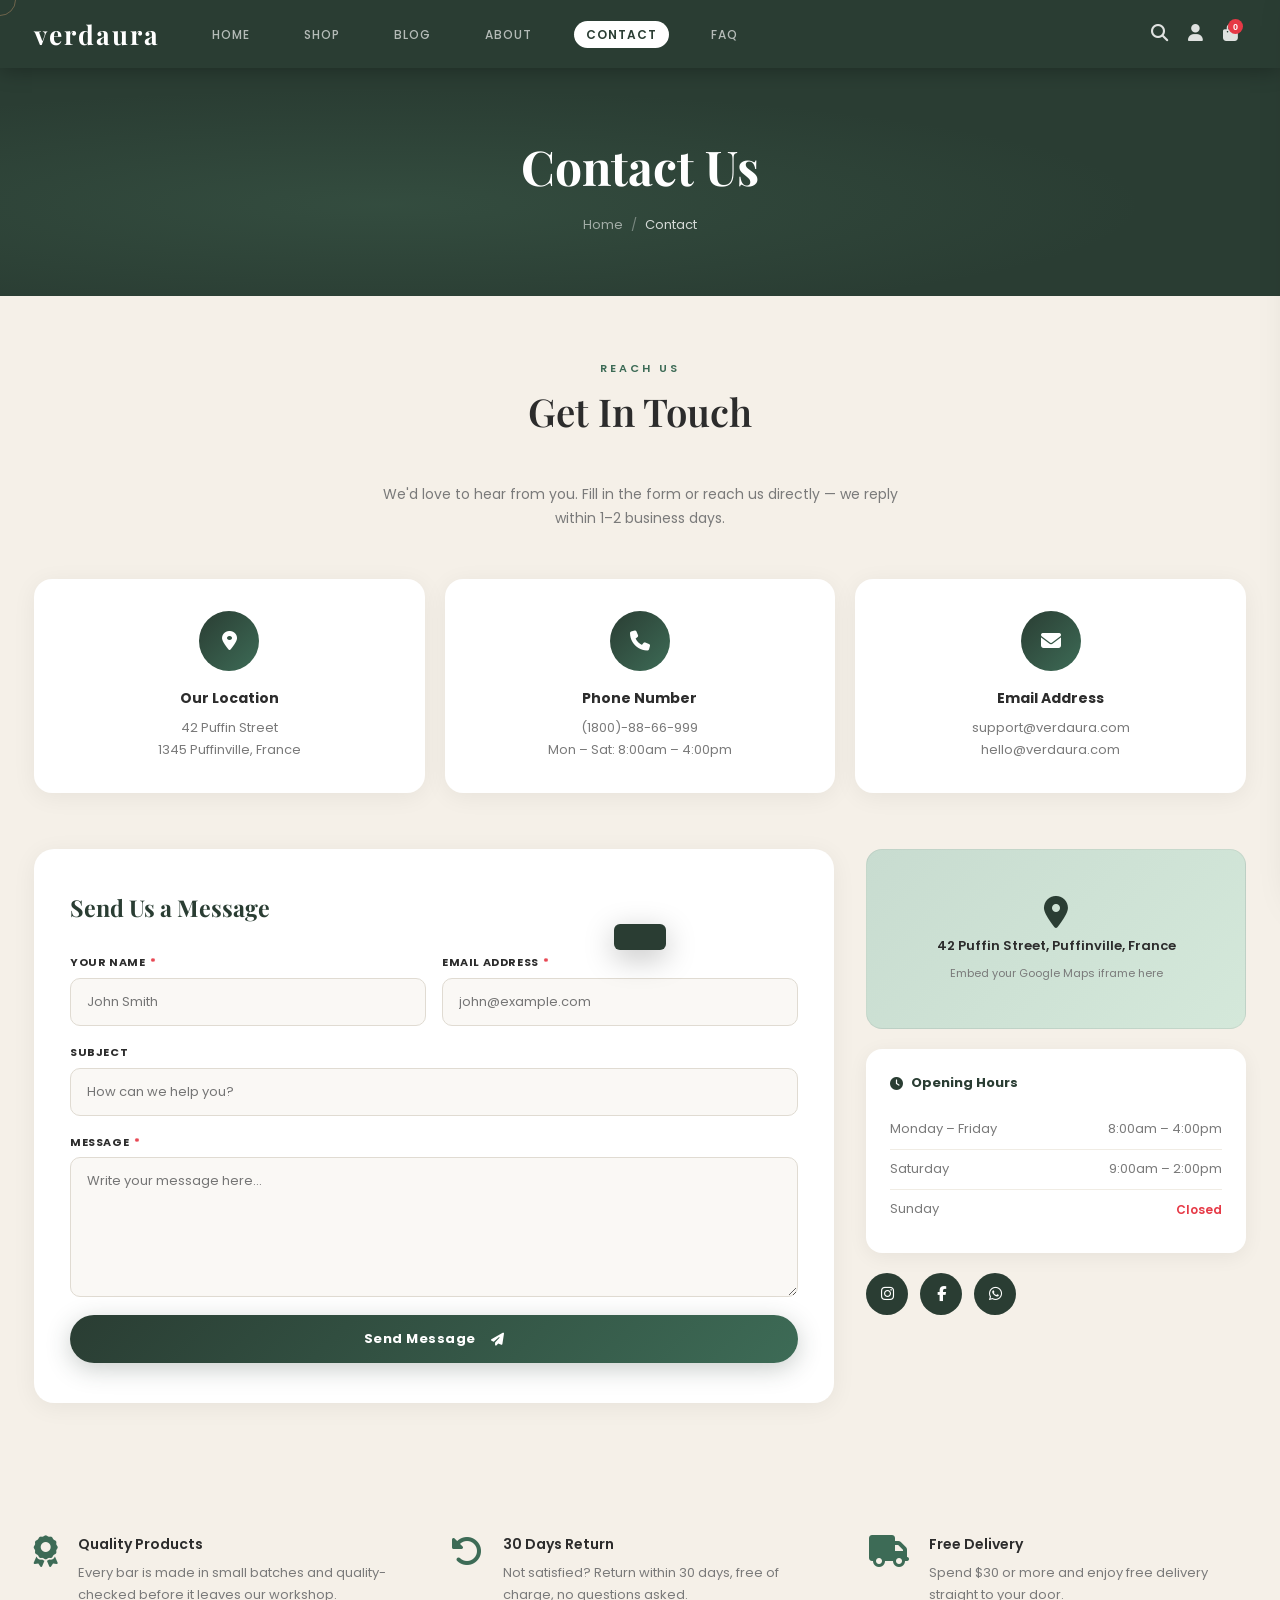
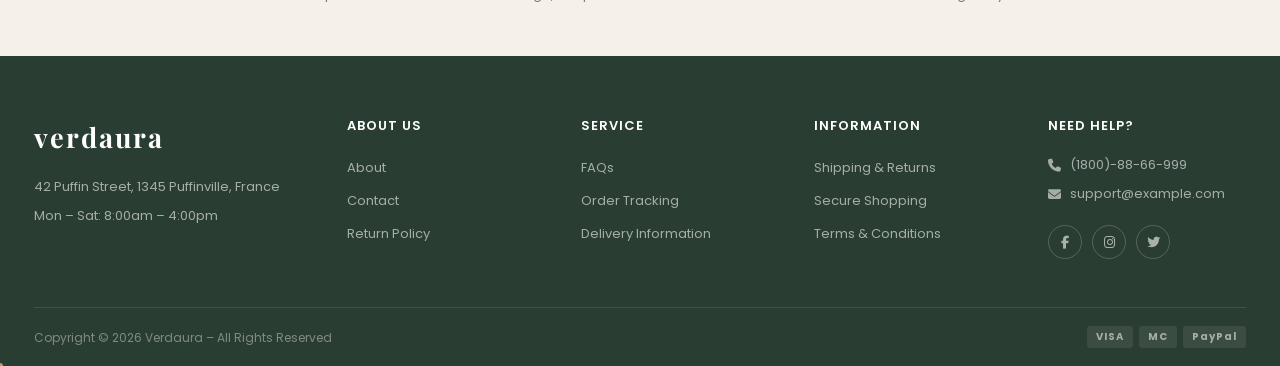
<file: contact.html>
<!DOCTYPE html>
<html lang="en">
<head>
    <meta charset="UTF-8">
    <meta name="viewport" content="width=device-width, initial-scale=1.0">
    <title>Contact — Verdaura</title>
    <link href="https://fonts.googleapis.com/css2?family=Playfair+Display:ital,wght@0,400;0,600;0,700;1,400;1,600;1,700&family=Poppins:wght@300;400;500;600;700&display=swap" rel="stylesheet">
    <link rel="stylesheet" href="https://cdnjs.cloudflare.com/ajax/libs/font-awesome/6.5.0/css/all.min.css">
    <link rel="stylesheet" href="style.css">
</head>
<body>

<header class="header" id="header">
    <div class="container">
        <div class="header__inner">
            <div class="header__logo"><a href="index.html">verdaura</a></div>
            <nav class="header__nav">
                <ul>
                    <li><a href="index.html">Home</a></li>
                    <li><a href="shop.html">Shop</a></li>
                    <li><a href="blog.html">Blog</a></li>
                    <li><a href="about.html">About</a></li>
                    <li class="active"><a href="contact.html">Contact</a></li>
                    <li><a href="faq.html">FAQ</a></li>
                </ul>
            </nav>
            <div class="header__actions">
                <button class="btn-icon"><i class="fas fa-search"></i></button>
                <button class="btn-icon"><i class="fas fa-user"></i></button>
                <button class="btn-icon cart-btn" id="cartToggle"><i class="fas fa-shopping-bag"></i><span class="cart-count">0</span></button>
            </div>
            <button class="mobile-menu-btn" id="mobileMenu"><i class="fas fa-bars"></i></button>
        </div>
    </div>
</header>

<section class="page-hero">
    <div class="container">
        <h1>Contact Us</h1>
        <div class="breadcrumb"><a href="index.html">Home</a><span>/</span><span style="color:rgba(255,255,255,0.8)">Contact</span></div>
    </div>
</section>

<!-- GET IN TOUCH -->
<section class="ct-section">
  <div class="container">

    <!-- Heading -->
    <div class="ct-heading">
      <p class="section-label text-center">REACH US</p>
      <h2 class="section-title text-center">Get In Touch</h2>
      <p class="ct-subhead">We'd love to hear from you. Fill in the form or reach us directly — we reply within 1–2 business days.</p>
    </div>

    <!-- Info cards row -->
    <div class="ct-cards">
      <div class="ct-card">
        <div class="ct-card__icon"><i class="fas fa-map-marker-alt"></i></div>
        <h4>Our Location</h4>
        <p>42 Puffin Street<br>1345 Puffinville, France</p>
      </div>
      <div class="ct-card">
        <div class="ct-card__icon"><i class="fas fa-phone"></i></div>
        <h4>Phone Number</h4>
        <p>(1800)-88-66-999<br>Mon – Sat: 8:00am – 4:00pm</p>
      </div>
      <div class="ct-card">
        <div class="ct-card__icon"><i class="fas fa-envelope"></i></div>
        <h4>Email Address</h4>
        <p>support@verdaura.com<br>hello@verdaura.com</p>
      </div>
    </div>

    <!-- Form + Sidebar -->
    <div class="ct-layout">

      <!-- Left: form -->
      <div class="ct-form-wrap">
        <h3 class="ct-panel-title">Send Us a Message</h3>
        <form class="ct-form" id="contactForm">
          <div class="ct-form__row">
            <div class="ct-form__group">
              <label>Your Name <span>*</span></label>
              <input type="text" placeholder="John Smith" required>
            </div>
            <div class="ct-form__group">
              <label>Email Address <span>*</span></label>
              <input type="email" placeholder="john@example.com" required>
            </div>
          </div>
          <div class="ct-form__group">
            <label>Subject</label>
            <input type="text" placeholder="How can we help you?">
          </div>
          <div class="ct-form__group">
            <label>Message <span>*</span></label>
            <textarea rows="6" placeholder="Write your message here..." required></textarea>
          </div>
          <button type="submit" class="ct-submit">Send Message &nbsp;<i class="fas fa-paper-plane"></i></button>
        </form>
      </div>

      <!-- Right: sidebar info -->
      <div class="ct-sidebar">

        <!-- Map placeholder -->
        <div class="ct-map">
          <i class="fas fa-map-marker-alt"></i>
          <p>42 Puffin Street, Puffinville, France</p>
          <small>Embed your Google Maps iframe here</small>
        </div>

        <!-- Hours -->
        <div class="ct-hours">
          <h4><i class="fas fa-clock"></i> Opening Hours</h4>
          <ul>
            <li><span>Monday – Friday</span><span>8:00am – 4:00pm</span></li>
            <li><span>Saturday</span><span>9:00am – 2:00pm</span></li>
            <li><span>Sunday</span><span class="ct-closed">Closed</span></li>
          </ul>
        </div>

        <!-- Social -->
        <div class="ct-social-row">
          <a href="#" class="ct-social"><i class="fab fa-instagram"></i></a>
          <a href="#" class="ct-social"><i class="fab fa-facebook-f"></i></a>
          <a href="#" class="ct-social"><i class="fab fa-whatsapp"></i></a>
        </div>

      </div>
    </div>

  </div>
</section>

<section class="services">
    <div class="container">
        <div class="services__grid">
            <div class="service-item"><i class="fas fa-award service-icon"></i><div><h4>Quality Products</h4><p>Every bar is made in small batches and quality-checked before it leaves our workshop.</p></div></div>
            <div class="service-item"><i class="fas fa-rotate-left service-icon"></i><div><h4>30 Days Return</h4><p>Not satisfied? Return within 30 days, free of charge, no questions asked.</p></div></div>
            <div class="service-item"><i class="fas fa-truck service-icon"></i><div><h4>Free Delivery</h4><p>Spend $30 or more and enjoy free delivery straight to your door.</p></div></div>
        </div>
    </div>
</section>

<footer class="footer">
    <div class="container">
        <div class="footer__main">
            <div class="footer__brand"><div class="footer__logo">verdaura</div><p>42 Puffin Street, 1345 Puffinville, France</p><p>Mon – Sat: 8:00am – 4:00pm</p></div>
            <div class="footer__col"><h4>About Us</h4><ul><li><a href="about.html">About</a></li><li><a href="contact.html">Contact</a></li><li><a href="#">Return Policy</a></li></ul></div>
            <div class="footer__col"><h4>Service</h4><ul><li><a href="faq.html">FAQs</a></li><li><a href="#">Order Tracking</a></li><li><a href="#">Delivery Information</a></li></ul></div>
            <div class="footer__col"><h4>Information</h4><ul><li><a href="#">Shipping &amp; Returns</a></li><li><a href="#">Secure Shopping</a></li><li><a href="#">Terms &amp; Conditions</a></li></ul></div>
            <div class="footer__col"><h4>Need Help?</h4><p class="footer__contact"><i class="fas fa-phone"></i> (1800)-88-66-999</p><p class="footer__contact"><i class="fas fa-envelope"></i> support@example.com</p><div class="footer__social"><a href="#"><i class="fab fa-facebook-f"></i></a><a href="#"><i class="fab fa-instagram"></i></a><a href="#"><i class="fab fa-twitter"></i></a></div></div>
        </div>
        <div class="footer__bottom"><p>Copyright &copy; 2026 Verdaura – All Rights Reserved</p><div class="payment-icons"><span>VISA</span><span>MC</span><span>PayPal</span></div></div>
    </div>
</footer>

<div class="cart-sidebar" id="cartSidebar"><div class="cart-sidebar__header"><h3>Shopping Cart</h3><button id="cartClose"><i class="fas fa-times"></i></button></div><div class="cart-sidebar__body" id="cartBody"><p class="cart-empty">Your cart is currently empty.</p></div><div class="cart-sidebar__footer"><div class="cart-total">Total: <strong id="cartTotal">$0.00</strong></div><a href="#" class="btn btn--green btn--full">Checkout</a></div></div>
<div class="cart-overlay" id="cartOverlay"></div>
<div class="toast" id="toast"></div>
<button class="scroll-top" id="scrollTop"><i class="fas fa-chevron-up"></i></button>
<div class="cursor-dot" id="cursorDot"></div>
<div class="cursor-ring" id="cursorRing"></div>
<script src="script.js"></script>
<script>
document.getElementById('contactForm').addEventListener('submit', function(e) {
    e.preventDefault();
    const toast = document.getElementById('toast');
    toast.textContent = 'Message sent! We\'ll be in touch soon.';
    toast.classList.add('show');
    setTimeout(() => toast.classList.remove('show'), 3500);
    this.reset();
});
</script>
</body>
</html>
</file>
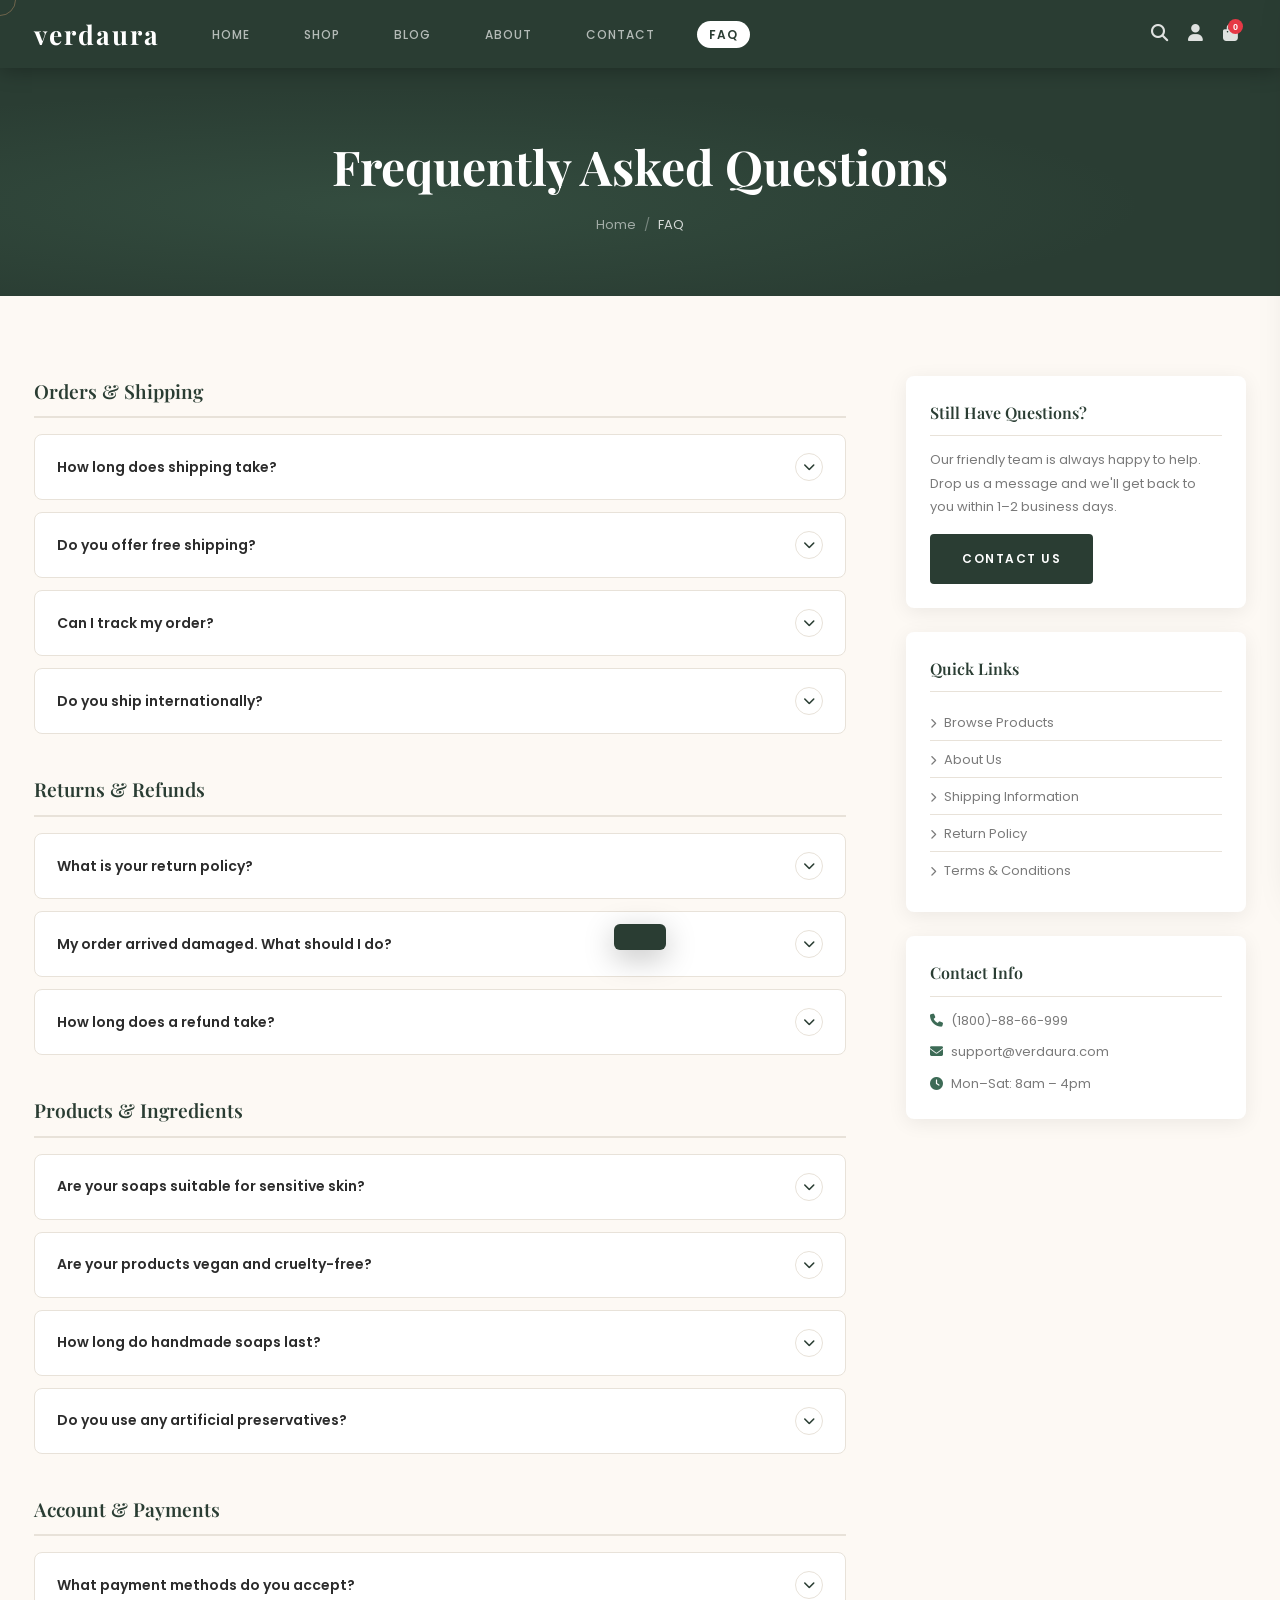
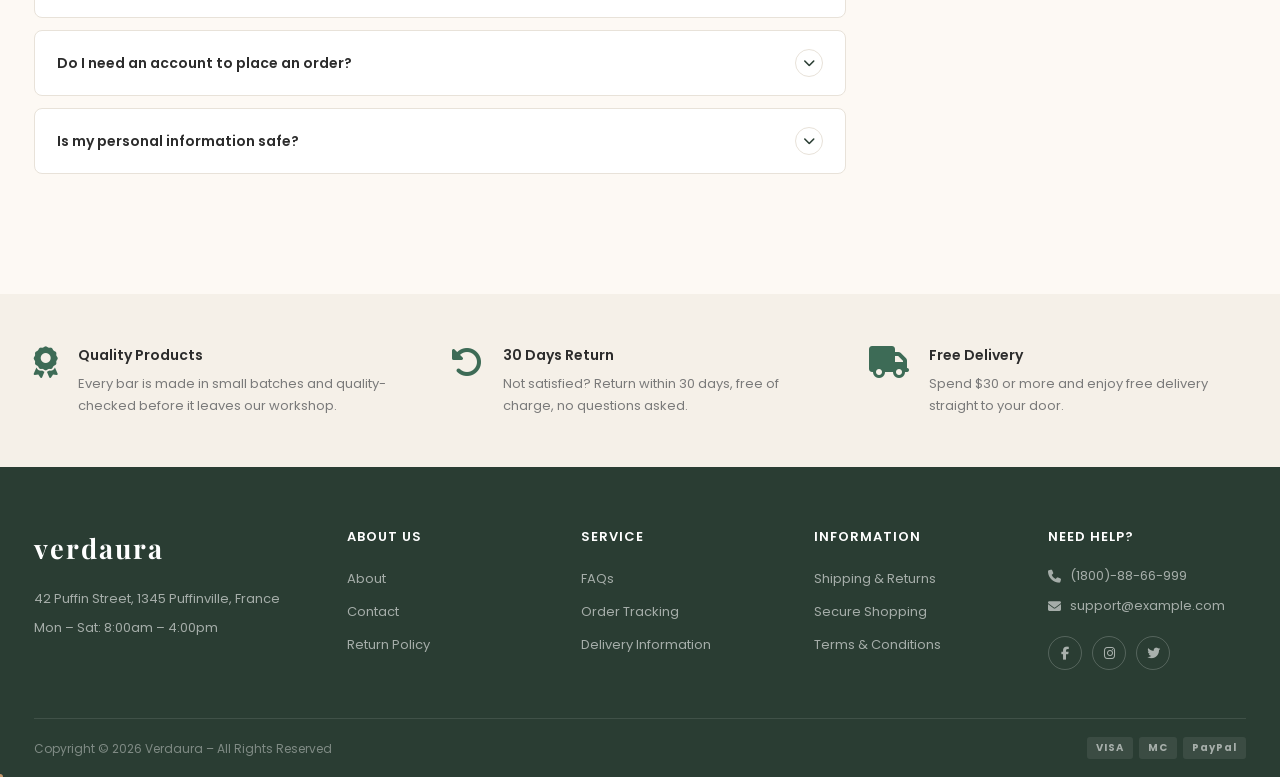
<file: faq.html>
<!DOCTYPE html>
<html lang="en">
<head>
    <meta charset="UTF-8">
    <meta name="viewport" content="width=device-width, initial-scale=1.0">
    <title>FAQ — Verdaura</title>
    <link href="https://fonts.googleapis.com/css2?family=Playfair+Display:ital,wght@0,400;0,600;0,700;1,400;1,600;1,700&family=Poppins:wght@300;400;500;600;700&display=swap" rel="stylesheet">
    <link rel="stylesheet" href="https://cdnjs.cloudflare.com/ajax/libs/font-awesome/6.5.0/css/all.min.css">
    <link rel="stylesheet" href="style.css">
</head>
<body>

<header class="header" id="header">
    <div class="container">
        <div class="header__inner">
            <div class="header__logo"><a href="index.html">verdaura</a></div>
            <nav class="header__nav">
                <ul>
                    <li><a href="index.html">Home</a></li>
                    <li><a href="shop.html">Shop</a></li>
                    <li><a href="blog.html">Blog</a></li>
                    <li><a href="about.html">About</a></li>
                    <li><a href="contact.html">Contact</a></li>
                    <li class="active"><a href="faq.html">FAQ</a></li>
                </ul>
            </nav>
            <div class="header__actions">
                <button class="btn-icon"><i class="fas fa-search"></i></button>
                <button class="btn-icon"><i class="fas fa-user"></i></button>
                <button class="btn-icon cart-btn" id="cartToggle"><i class="fas fa-shopping-bag"></i><span class="cart-count">0</span></button>
            </div>
            <button class="mobile-menu-btn" id="mobileMenu"><i class="fas fa-bars"></i></button>
        </div>
    </div>
</header>

<section class="page-hero">
    <div class="container">
        <h1>Frequently Asked Questions</h1>
        <div class="breadcrumb"><a href="index.html">Home</a><span>/</span><span style="color:rgba(255,255,255,0.8)">FAQ</span></div>
    </div>
</section>

<!-- FAQ SECTIONS -->
<section style="background:var(--cream);">
    <div class="container">
        <div class="faq-layout">
            <div class="faq-main">

                <div class="faq-group">
                    <h3 class="faq-group__title">Orders &amp; Shipping</h3>

                    <div class="faq-item">
                        <button class="faq-question">How long does shipping take? <i class="fas fa-chevron-down faq-icon"></i></button>
                        <div class="faq-answer"><p>Standard shipping takes 3–5 business days within the country. International shipping typically takes 7–14 business days depending on your location. Express shipping options are available at checkout for faster delivery.</p></div>
                    </div>
                    <div class="faq-item">
                        <button class="faq-question">Do you offer free shipping? <i class="fas fa-chevron-down faq-icon"></i></button>
                        <div class="faq-answer"><p>Yes! We offer free standard shipping on all orders over $30. Orders under $30 attract a flat shipping fee of $5.99. Free shipping is automatically applied at checkout when your cart qualifies.</p></div>
                    </div>
                    <div class="faq-item">
                        <button class="faq-question">Can I track my order? <i class="fas fa-chevron-down faq-icon"></i></button>
                        <div class="faq-answer"><p>Absolutely. Once your order has been dispatched, you'll receive an email with a tracking number and a link to track your package in real time. If you haven't received a tracking email within 2 business days of placing your order, please contact us.</p></div>
                    </div>
                    <div class="faq-item">
                        <button class="faq-question">Do you ship internationally? <i class="fas fa-chevron-down faq-icon"></i></button>
                        <div class="faq-answer"><p>Yes, we ship to most countries worldwide. International shipping rates are calculated at checkout based on weight and destination. Please note that import duties and taxes may apply depending on your country's customs regulations — these are the buyer's responsibility.</p></div>
                    </div>
                </div>

                <div class="faq-group">
                    <h3 class="faq-group__title">Returns &amp; Refunds</h3>

                    <div class="faq-item">
                        <button class="faq-question">What is your return policy? <i class="fas fa-chevron-down faq-icon"></i></button>
                        <div class="faq-answer"><p>We offer a 30-day return policy from the date of delivery. Items must be unused and in their original packaging. Opened or used soaps cannot be returned for hygiene reasons, unless they arrived damaged or defective.</p></div>
                    </div>
                    <div class="faq-item">
                        <button class="faq-question">My order arrived damaged. What should I do? <i class="fas fa-chevron-down faq-icon"></i></button>
                        <div class="faq-answer"><p>We're so sorry to hear that! Please contact us within 48 hours of delivery with your order number and a photo of the damaged item. We'll arrange a replacement or full refund at no additional cost to you.</p></div>
                    </div>
                    <div class="faq-item">
                        <button class="faq-question">How long does a refund take? <i class="fas fa-chevron-down faq-icon"></i></button>
                        <div class="faq-answer"><p>Once your return has been received and inspected, refunds are processed within 5–7 business days. The funds will be returned to your original payment method. Credit card refunds may take an additional 3–5 business days to appear on your statement.</p></div>
                    </div>
                </div>

                <div class="faq-group">
                    <h3 class="faq-group__title">Products &amp; Ingredients</h3>

                    <div class="faq-item">
                        <button class="faq-question">Are your soaps suitable for sensitive skin? <i class="fas fa-chevron-down faq-icon"></i></button>
                        <div class="faq-answer"><p>Most of our soaps are gentle enough for sensitive skin, but everyone's skin is different. We recommend checking the full ingredient list for each product before purchasing. Our unscented and fragrance-free soaps are specially formulated for sensitive and reactive skin types.</p></div>
                    </div>
                    <div class="faq-item">
                        <button class="faq-question">Are your products vegan and cruelty-free? <i class="fas fa-chevron-down faq-icon"></i></button>
                        <div class="faq-answer"><p>Yes! All Verdaura products are 100% vegan — we never use animal-derived ingredients. We are also fully cruelty-free and certified by The Vegan Society. We never test on animals and partner only with suppliers who share these values.</p></div>
                    </div>
                    <div class="faq-item">
                        <button class="faq-question">How long do handmade soaps last? <i class="fas fa-chevron-down faq-icon"></i></button>
                        <div class="faq-answer"><p>Our handmade soaps have a shelf life of 24 months from the date of manufacture. To maximise their life, keep them in a cool, dry place away from direct sunlight. When in use, let the soap dry fully between uses — a well-draining soap dish makes a big difference.</p></div>
                    </div>
                    <div class="faq-item">
                        <button class="faq-question">Do you use any artificial preservatives? <i class="fas fa-chevron-down faq-icon"></i></button>
                        <div class="faq-answer"><p>No. Our cold-process soap bars are naturally self-preserving due to the saponification process and their high pH. We do not add artificial preservatives. Our liquid products use a minimal amount of food-grade preservative to ensure product safety and longevity.</p></div>
                    </div>
                </div>

                <div class="faq-group">
                    <h3 class="faq-group__title">Account &amp; Payments</h3>

                    <div class="faq-item">
                        <button class="faq-question">What payment methods do you accept? <i class="fas fa-chevron-down faq-icon"></i></button>
                        <div class="faq-answer"><p>We accept all major credit and debit cards (Visa, Mastercard, American Express), PayPal, and Apple Pay. All transactions are secured with SSL encryption for your peace of mind.</p></div>
                    </div>
                    <div class="faq-item">
                        <button class="faq-question">Do I need an account to place an order? <i class="fas fa-chevron-down faq-icon"></i></button>
                        <div class="faq-answer"><p>No account is needed — you can check out as a guest. However, creating a free account lets you track orders, save your delivery details, and access your order history. You can create an account at any time.</p></div>
                    </div>
                    <div class="faq-item">
                        <button class="faq-question">Is my personal information safe? <i class="fas fa-chevron-down faq-icon"></i></button>
                        <div class="faq-answer"><p>Yes. We take data privacy very seriously. Your personal information is stored securely and never shared with or sold to third parties. Please read our Privacy Policy for full details on how we handle your data.</p></div>
                    </div>
                </div>

            </div>

            <!-- SIDEBAR -->
            <aside class="faq-sidebar">
                <div class="faq-sidebar-widget">
                    <h4>Still Have Questions?</h4>
                    <p>Our friendly team is always happy to help. Drop us a message and we'll get back to you within 1–2 business days.</p>
                    <a href="contact.html" class="btn btn--green" style="margin-top:16px;display:inline-block;">Contact Us</a>
                </div>
                <div class="faq-sidebar-widget">
                    <h4>Quick Links</h4>
                    <ul>
                        <li><a href="shop.html"><i class="fas fa-chevron-right" style="font-size:10px;margin-right:8px;"></i>Browse Products</a></li>
                        <li><a href="about.html"><i class="fas fa-chevron-right" style="font-size:10px;margin-right:8px;"></i>About Us</a></li>
                        <li><a href="#"><i class="fas fa-chevron-right" style="font-size:10px;margin-right:8px;"></i>Shipping Information</a></li>
                        <li><a href="#"><i class="fas fa-chevron-right" style="font-size:10px;margin-right:8px;"></i>Return Policy</a></li>
                        <li><a href="#"><i class="fas fa-chevron-right" style="font-size:10px;margin-right:8px;"></i>Terms &amp; Conditions</a></li>
                    </ul>
                </div>
                <div class="faq-sidebar-widget">
                    <h4>Contact Info</h4>
                    <p><i class="fas fa-phone" style="margin-right:8px;color:var(--green-med);"></i>(1800)-88-66-999</p>
                    <p style="margin-top:8px;"><i class="fas fa-envelope" style="margin-right:8px;color:var(--green-med);"></i>support@verdaura.com</p>
                    <p style="margin-top:8px;"><i class="fas fa-clock" style="margin-right:8px;color:var(--green-med);"></i>Mon–Sat: 8am – 4pm</p>
                </div>
            </aside>
        </div>
    </div>
</section>

<section class="services">
    <div class="container">
        <div class="services__grid">
            <div class="service-item"><i class="fas fa-award service-icon"></i><div><h4>Quality Products</h4><p>Every bar is made in small batches and quality-checked before it leaves our workshop.</p></div></div>
            <div class="service-item"><i class="fas fa-rotate-left service-icon"></i><div><h4>30 Days Return</h4><p>Not satisfied? Return within 30 days, free of charge, no questions asked.</p></div></div>
            <div class="service-item"><i class="fas fa-truck service-icon"></i><div><h4>Free Delivery</h4><p>Spend $30 or more and enjoy free delivery straight to your door.</p></div></div>
        </div>
    </div>
</section>

<footer class="footer">
    <div class="container">
        <div class="footer__main">
            <div class="footer__brand"><div class="footer__logo">verdaura</div><p>42 Puffin Street, 1345 Puffinville, France</p><p>Mon – Sat: 8:00am – 4:00pm</p></div>
            <div class="footer__col"><h4>About Us</h4><ul><li><a href="about.html">About</a></li><li><a href="contact.html">Contact</a></li><li><a href="#">Return Policy</a></li></ul></div>
            <div class="footer__col"><h4>Service</h4><ul><li><a href="faq.html">FAQs</a></li><li><a href="#">Order Tracking</a></li><li><a href="#">Delivery Information</a></li></ul></div>
            <div class="footer__col"><h4>Information</h4><ul><li><a href="#">Shipping &amp; Returns</a></li><li><a href="#">Secure Shopping</a></li><li><a href="#">Terms &amp; Conditions</a></li></ul></div>
            <div class="footer__col"><h4>Need Help?</h4><p class="footer__contact"><i class="fas fa-phone"></i> (1800)-88-66-999</p><p class="footer__contact"><i class="fas fa-envelope"></i> support@example.com</p><div class="footer__social"><a href="#"><i class="fab fa-facebook-f"></i></a><a href="#"><i class="fab fa-instagram"></i></a><a href="#"><i class="fab fa-twitter"></i></a></div></div>
        </div>
        <div class="footer__bottom"><p>Copyright &copy; 2026 Verdaura – All Rights Reserved</p><div class="payment-icons"><span>VISA</span><span>MC</span><span>PayPal</span></div></div>
    </div>
</footer>

<div class="cart-sidebar" id="cartSidebar"><div class="cart-sidebar__header"><h3>Shopping Cart</h3><button id="cartClose"><i class="fas fa-times"></i></button></div><div class="cart-sidebar__body" id="cartBody"><p class="cart-empty">Your cart is currently empty.</p></div><div class="cart-sidebar__footer"><div class="cart-total">Total: <strong id="cartTotal">$0.00</strong></div><a href="#" class="btn btn--green btn--full">Checkout</a></div></div>
<div class="cart-overlay" id="cartOverlay"></div>
<div class="toast" id="toast"></div>
<button class="scroll-top" id="scrollTop"><i class="fas fa-chevron-up"></i></button>
<div class="cursor-dot" id="cursorDot"></div>
<div class="cursor-ring" id="cursorRing"></div>
<script src="script.js"></script>
<script>
document.querySelectorAll('.faq-question').forEach(btn => {
    btn.addEventListener('click', () => {
        const item = btn.closest('.faq-item');
        const isOpen = item.classList.contains('open');
        // close all in same group
        btn.closest('.faq-group').querySelectorAll('.faq-item').forEach(i => i.classList.remove('open'));
        if (!isOpen) item.classList.add('open');
    });
});
</script>
</body>
</html>
</file>
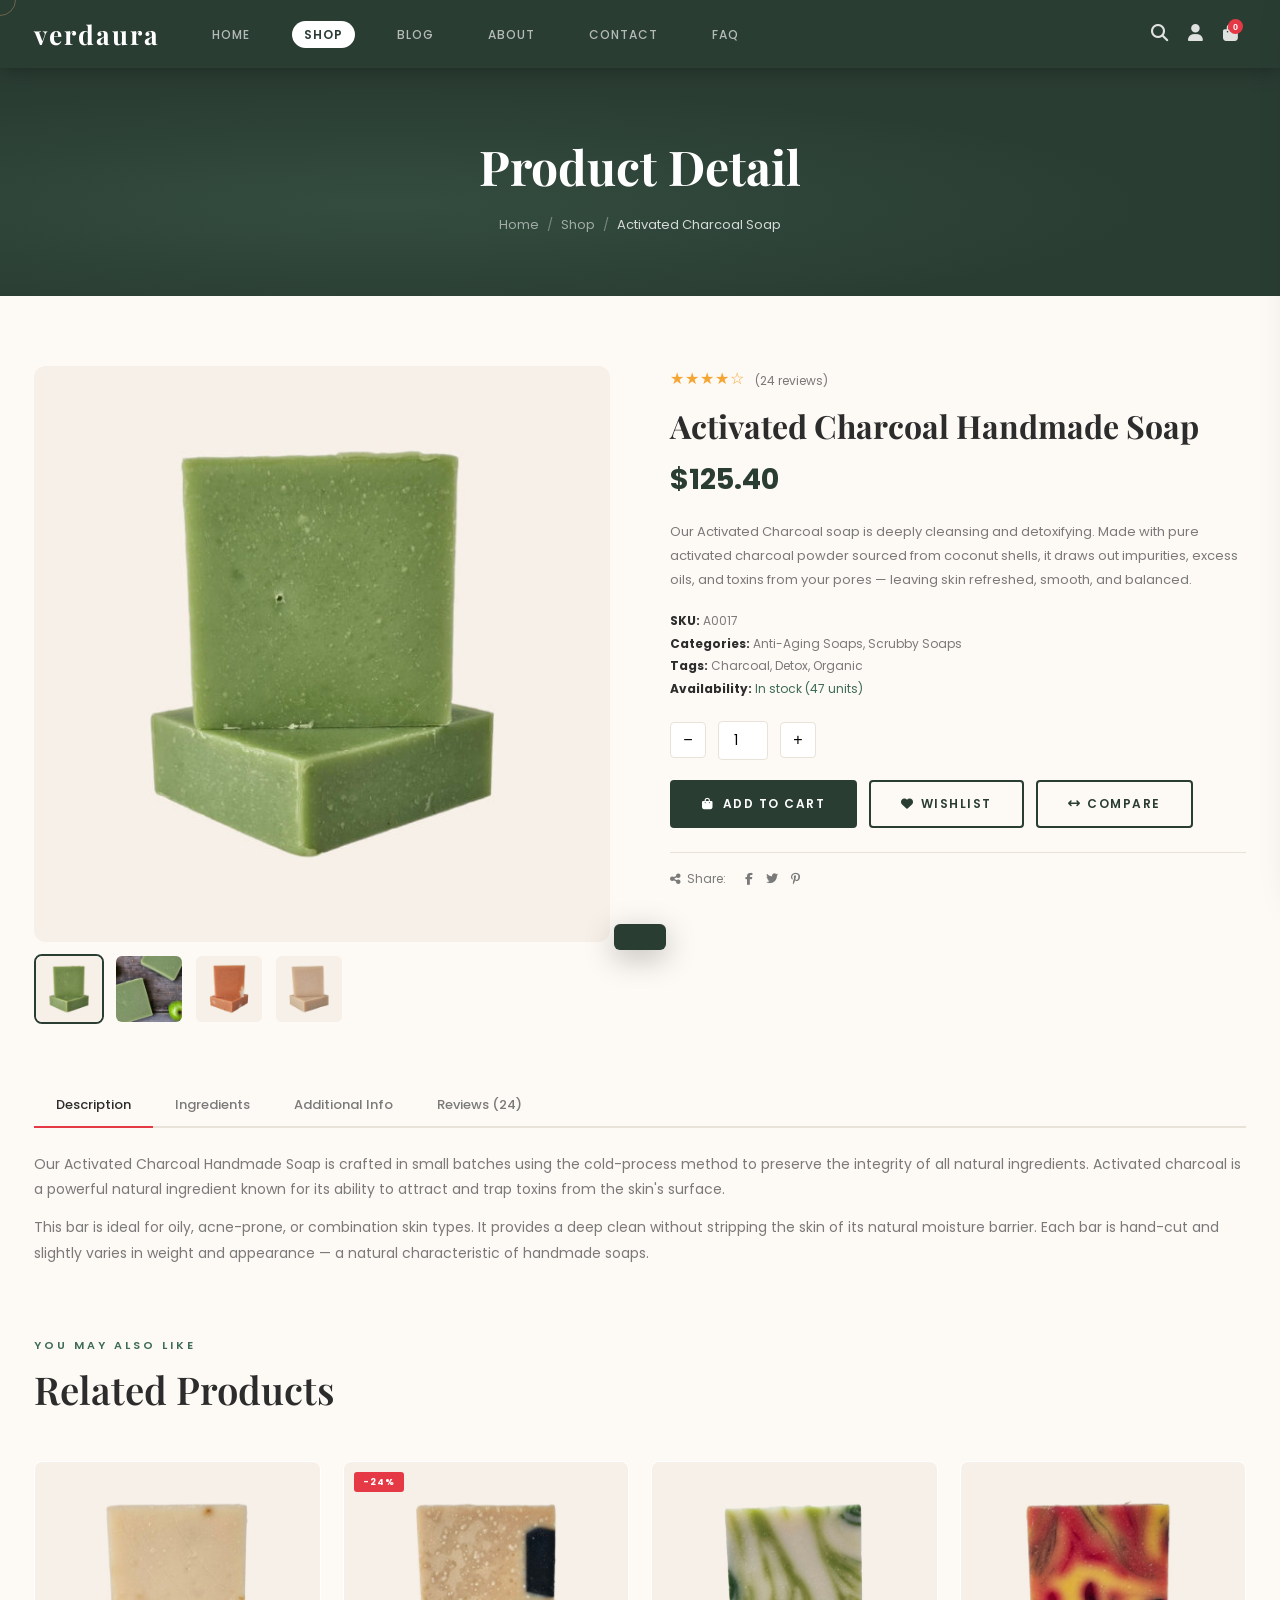
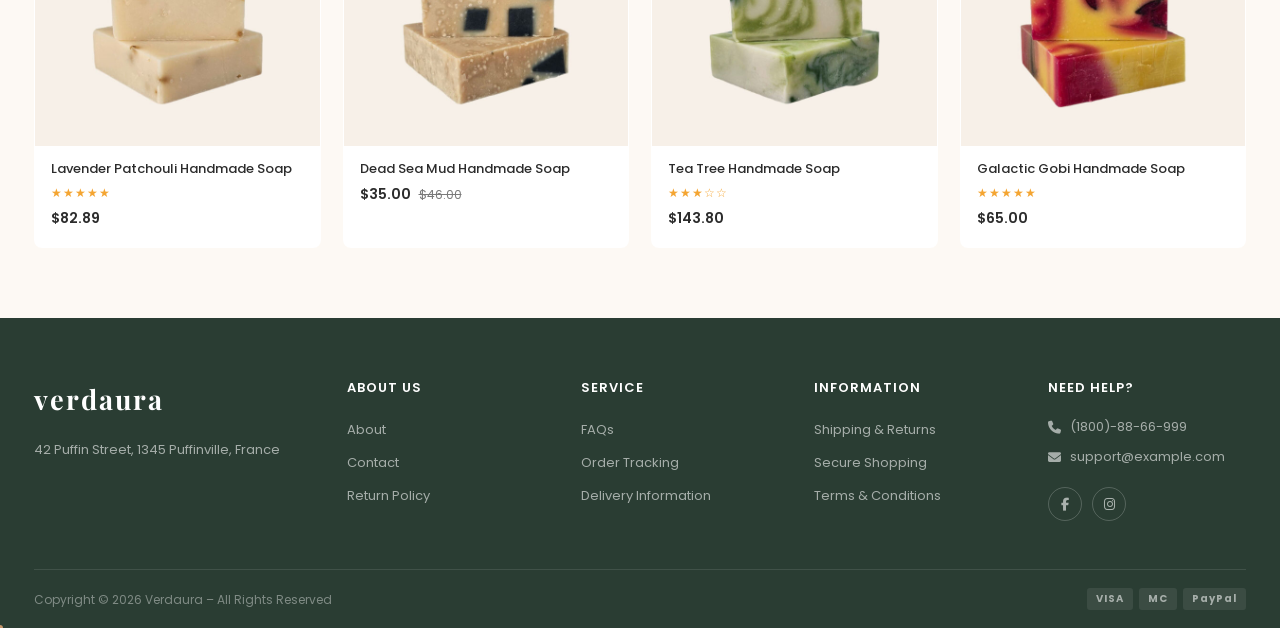
<file: product.html>
<!DOCTYPE html>
<html lang="en">
<head>
    <meta charset="UTF-8">
    <meta name="viewport" content="width=device-width, initial-scale=1.0">
    <title>Activated Charcoal Handmade Soap — Verdaura</title>
    <link href="https://fonts.googleapis.com/css2?family=Playfair+Display:ital,wght@0,400;0,600;0,700;1,400;1,600;1,700&family=Poppins:wght@300;400;500;600;700&display=swap" rel="stylesheet">
    <link rel="stylesheet" href="https://cdnjs.cloudflare.com/ajax/libs/font-awesome/6.5.0/css/all.min.css">
    <link rel="stylesheet" href="style.css">
</head>
<body>

<header class="header" id="header">
    <div class="container">
        <div class="header__inner">
            <div class="header__logo"><a href="index.html">verdaura</a></div>
            <nav class="header__nav">
                <ul>
                    <li><a href="index.html">Home</a></li>
                    <li class="active"><a href="shop.html">Shop</a></li>
                    <li><a href="blog.html">Blog</a></li>
                    <li><a href="about.html">About</a></li>
                    <li><a href="contact.html">Contact</a></li>
                    <li><a href="faq.html">FAQ</a></li>
                </ul>
            </nav>
            <div class="header__actions">
                <button class="btn-icon"><i class="fas fa-search"></i></button>
                <button class="btn-icon"><i class="fas fa-user"></i></button>
                <button class="btn-icon cart-btn" id="cartToggle"><i class="fas fa-shopping-bag"></i><span class="cart-count">0</span></button>
            </div>
            <button class="mobile-menu-btn" id="mobileMenu"><i class="fas fa-bars"></i></button>
        </div>
    </div>
</header>

<section class="page-hero">
    <div class="container">
        <h1>Product Detail</h1>
        <div class="breadcrumb">
            <a href="index.html">Home</a><span>/</span>
            <a href="shop.html">Shop</a><span>/</span>
            <span style="color:rgba(255,255,255,0.8)">Activated Charcoal Soap</span>
        </div>
    </div>
</section>

<section style="background:var(--cream); padding:70px 0;">
    <div class="container">
        <div class="product-detail">
            <!-- GALLERY -->
            <div>
                <div class="product-gallery__main">
                    <img src="images/products/p-01-600x600.jpg" alt="Activated Charcoal Soap" id="mainImg">
                </div>
                <div class="product-gallery__thumbs">
                    <img src="images/products/p-01-600x600.jpg" alt="" class="active" onclick="switchImg(this)">
                    <img src="images/products/p-01-2-600x600.jpg" alt="" onclick="switchImg(this)">
                    <img src="images/products/p-02-600x600.jpg" alt="" onclick="switchImg(this)">
                    <img src="images/products/p-03-600x600.jpg" alt="" onclick="switchImg(this)">
                </div>
            </div>

            <!-- INFO -->
            <div class="product-info">
                <div class="product-info__rating">
                    <span class="stars">★★★★☆</span>
                    <small>(24 reviews)</small>
                </div>
                <h1>Activated Charcoal Handmade Soap</h1>
                <div class="product-info__price">$125.40</div>
                <p style="font-size:13px;color:var(--muted);line-height:1.85;margin-bottom:18px;">
                    Our Activated Charcoal soap is deeply cleansing and detoxifying. Made with pure activated charcoal powder sourced from coconut shells, it draws out impurities, excess oils, and toxins from your pores — leaving skin refreshed, smooth, and balanced.
                </p>
                <div class="product-info__meta">
                    <strong>SKU:</strong> A0017<br>
                    <strong>Categories:</strong> Anti-Aging Soaps, Scrubby Soaps<br>
                    <strong>Tags:</strong> Charcoal, Detox, Organic<br>
                    <strong>Availability:</strong> <span style="color:var(--green-med);">In stock (47 units)</span>
                </div>

                <div class="product-qty">
                    <button class="qty-btn" onclick="changeQty(-1)">−</button>
                    <input type="number" class="qty-input" value="1" min="1" id="qtyInput">
                    <button class="qty-btn" onclick="changeQty(1)">+</button>
                </div>

                <div class="product-actions">
                    <button class="btn btn--green" onclick="addProductToCart()">
                        <i class="fas fa-shopping-bag" style="margin-right:8px;"></i>Add to Cart
                    </button>
                    <button class="btn btn--outline"><i class="fas fa-heart" style="margin-right:6px;"></i>Wishlist</button>
                    <button class="btn btn--outline"><i class="fas fa-arrows-left-right" style="margin-right:6px;"></i>Compare</button>
                </div>

                <div style="padding-top:16px;border-top:1px solid var(--border);font-size:12px;color:var(--muted);">
                    <span style="margin-right:16px;"><i class="fas fa-share-nodes" style="margin-right:6px;"></i>Share:</span>
                    <a href="#" style="margin-right:10px;color:var(--muted);"><i class="fab fa-facebook-f"></i></a>
                    <a href="#" style="margin-right:10px;color:var(--muted);"><i class="fab fa-twitter"></i></a>
                    <a href="#" style="margin-right:10px;color:var(--muted);"><i class="fab fa-pinterest-p"></i></a>
                </div>
            </div>
        </div>

        <!-- TABS -->
        <div style="margin-top:60px;">
            <div class="product-tabs-nav">
                <button class="product-tab-btn active" data-tab="desc">Description</button>
                <button class="product-tab-btn" data-tab="ingr">Ingredients</button>
                <button class="product-tab-btn" data-tab="info">Additional Info</button>
                <button class="product-tab-btn" data-tab="reviews">Reviews (24)</button>
            </div>
            <div class="product-tab-pane active" data-tab-pane="desc">
                <p>Our Activated Charcoal Handmade Soap is crafted in small batches using the cold-process method to preserve the integrity of all natural ingredients. Activated charcoal is a powerful natural ingredient known for its ability to attract and trap toxins from the skin's surface.</p>
                <p style="margin-top:12px;">This bar is ideal for oily, acne-prone, or combination skin types. It provides a deep clean without stripping the skin of its natural moisture barrier. Each bar is hand-cut and slightly varies in weight and appearance — a natural characteristic of handmade soaps.</p>
            </div>
            <div class="product-tab-pane" data-tab-pane="ingr">
                <p><strong>Natural Ingredients:</strong></p>
                <ul class="ingredients-list">
                    <li>Coconut Oil (Cocos nucifera)</li>
                    <li>Canola Oil (Brassica napus)</li>
                    <li>Soybean Oil (Glycine soja)</li>
                    <li>Olive Pomace Oil (Olea europaea)</li>
                    <li>Sunflower Oil (Helianthus annuus)</li>
                    <li>Organic Shea Butter (Butyrospermum parkii)</li>
                    <li>Water (Aqua)</li>
                    <li>Sodium Hydroxide (Lye)</li>
                    <li>Activated Charcoal (Carbo activatus)</li>
                </ul>
                <p style="margin-top:16px;"><strong>Synthetic Ingredients:</strong></p>
                <ul class="ingredients-list">
                    <li>Fragrance (Parfum)</li>
                    <li>Colorant</li>
                </ul>
            </div>
            <div class="product-tab-pane" data-tab-pane="info">
                <p><strong>Weight:</strong> 100g (3.5 oz)<br>
                <strong>Dimensions:</strong> 9 × 6 × 3 cm<br>
                <strong>Net weight:</strong> 100 g<br>
                <strong>Shelf life:</strong> 24 months<br>
                <strong>Country of origin:</strong> France</p>
            </div>
            <div class="product-tab-pane" data-tab-pane="reviews">
                <div class="review-item">
                    <div class="stars">★★★★★</div>
                    <strong>Martha Griffin</strong> <small>— March 12, 2024</small>
                    <p style="margin-top:6px;">This soap is absolutely amazing! My skin feels so clean and refreshed after every use. The charcoal really does draw out impurities — I've noticed a visible difference in my pores within two weeks of use.</p>
                </div>
                <div class="review-item">
                    <div class="stars">★★★★☆</div>
                    <strong>Bruce Jones</strong> <small>— February 28, 2024</small>
                    <p style="margin-top:6px;">Great soap for oily skin. Lathers up really nicely and leaves a clean, fresh feeling without drying my skin out. Would definitely recommend.</p>
                </div>
                <div class="review-item">
                    <div class="stars">★★★★★</div>
                    <strong>Deanna Rose</strong> <small>— January 15, 2024</small>
                    <p style="margin-top:6px;">I was skeptical about charcoal soap but this converted me completely. My skin looks clearer and more balanced. Love the light scent too.</p>
                </div>
            </div>
        </div>

        <!-- RELATED PRODUCTS -->
        <div style="margin-top:70px;">
            <p class="section-label">YOU MAY ALSO LIKE</p>
            <h2 class="section-title">Related Products</h2>
            <div class="products-row">
                <div class="product-card" data-name="Lavender Patchouli Soap" data-price="82.89" data-img="images/products/p-08-600x600.jpg">
                    <div class="product-card__img"><img src="images/products/p-08-600x600.jpg" alt=""><div class="product-card__overlay"><button class="btn-add-cart">Add to Cart</button></div></div>
                    <div class="product-card__info"><h4>Lavender Patchouli Handmade Soap</h4><div class="stars">★★★★★</div><p class="product-price">$82.89</p></div>
                </div>
                <div class="product-card" data-name="Dead Sea Mud Soap" data-price="35.00" data-img="images/products/p-06-600x600.jpg">
                    <div class="product-card__img"><img src="images/products/p-06-600x600.jpg" alt=""><div class="product-card__overlay"><button class="btn-add-cart">Add to Cart</button></div><span class="p-badge p-badge--sale">-24%</span></div>
                    <div class="product-card__info"><h4>Dead Sea Mud Handmade Soap</h4><p class="product-price">$35.00 <s class="old-price">$46.00</s></p></div>
                </div>
                <div class="product-card" data-name="Tea Tree Handmade Soap" data-price="143.80" data-img="images/products/p-17-600x600.jpg">
                    <div class="product-card__img"><img src="images/products/p-17-600x600.jpg" alt=""><div class="product-card__overlay"><button class="btn-add-cart">Add to Cart</button></div></div>
                    <div class="product-card__info"><h4>Tea Tree Handmade Soap</h4><div class="stars">★★★☆☆</div><p class="product-price">$143.80</p></div>
                </div>
                <div class="product-card" data-name="Galactic Gobi Handmade Soap" data-price="65.00" data-img="images/products/p-07-600x600.jpg">
                    <div class="product-card__img"><img src="images/products/p-07-600x600.jpg" alt=""><div class="product-card__overlay"><button class="btn-add-cart">Add to Cart</button></div></div>
                    <div class="product-card__info"><h4>Galactic Gobi Handmade Soap</h4><div class="stars">★★★★★</div><p class="product-price">$65.00</p></div>
                </div>
            </div>
        </div>
    </div>
</section>

<footer class="footer">
    <div class="container">
        <div class="footer__main">
            <div class="footer__brand"><div class="footer__logo">verdaura</div><p>42 Puffin Street, 1345 Puffinville, France</p></div>
            <div class="footer__col"><h4>About Us</h4><ul><li><a href="about.html">About</a></li><li><a href="contact.html">Contact</a></li><li><a href="#">Return Policy</a></li></ul></div>
            <div class="footer__col"><h4>Service</h4><ul><li><a href="faq.html">FAQs</a></li><li><a href="#">Order Tracking</a></li><li><a href="#">Delivery Information</a></li></ul></div>
            <div class="footer__col"><h4>Information</h4><ul><li><a href="#">Shipping &amp; Returns</a></li><li><a href="#">Secure Shopping</a></li><li><a href="#">Terms &amp; Conditions</a></li></ul></div>
            <div class="footer__col"><h4>Need Help?</h4><p class="footer__contact"><i class="fas fa-phone"></i> (1800)-88-66-999</p><p class="footer__contact"><i class="fas fa-envelope"></i> support@example.com</p><div class="footer__social"><a href="#"><i class="fab fa-facebook-f"></i></a><a href="#"><i class="fab fa-instagram"></i></a></div></div>
        </div>
        <div class="footer__bottom"><p>Copyright &copy; 2026 Verdaura – All Rights Reserved</p><div class="payment-icons"><span>VISA</span><span>MC</span><span>PayPal</span></div></div>
    </div>
</footer>

<div class="cart-sidebar" id="cartSidebar"><div class="cart-sidebar__header"><h3>Shopping Cart</h3><button id="cartClose"><i class="fas fa-times"></i></button></div><div class="cart-sidebar__body" id="cartBody"><p class="cart-empty">Your cart is currently empty.</p></div><div class="cart-sidebar__footer"><div class="cart-total">Total: <strong id="cartTotal">$0.00</strong></div><a href="#" class="btn btn--green btn--full">Checkout</a></div></div>
<div class="cart-overlay" id="cartOverlay"></div>
<div class="toast" id="toast"></div>
<button class="scroll-top" id="scrollTop"><i class="fas fa-chevron-up"></i></button>
<div class="cursor-dot" id="cursorDot"></div>
<div class="cursor-ring" id="cursorRing"></div>

<script src="script.js"></script>
<script>
function switchImg(el) {
    document.getElementById('mainImg').src = el.src;
    document.querySelectorAll('.product-gallery__thumbs img').forEach(i => i.classList.remove('active'));
    el.classList.add('active');
}
function changeQty(delta) {
    const input = document.getElementById('qtyInput');
    input.value = Math.max(1, parseInt(input.value) + delta);
}
function addProductToCart() {
    const qty = parseInt(document.getElementById('qtyInput').value);
    for (let i = 0; i < qty; i++) {
        const evt = new MouseEvent('click', { bubbles: true });
        document.querySelector('.btn-add-cart') && document.querySelector('.btn-add-cart').dispatchEvent(evt);
    }
}
document.querySelectorAll('.product-tab-btn').forEach(btn => {
    btn.addEventListener('click', () => {
        document.querySelectorAll('.product-tab-btn').forEach(b => b.classList.remove('active'));
        document.querySelectorAll('.product-tab-pane').forEach(p => p.classList.remove('active'));
        btn.classList.add('active');
        document.querySelector(`[data-tab-pane="${btn.dataset.tab}"]`).classList.add('active');
    });
});
</script>
</body>
</html>
</file>
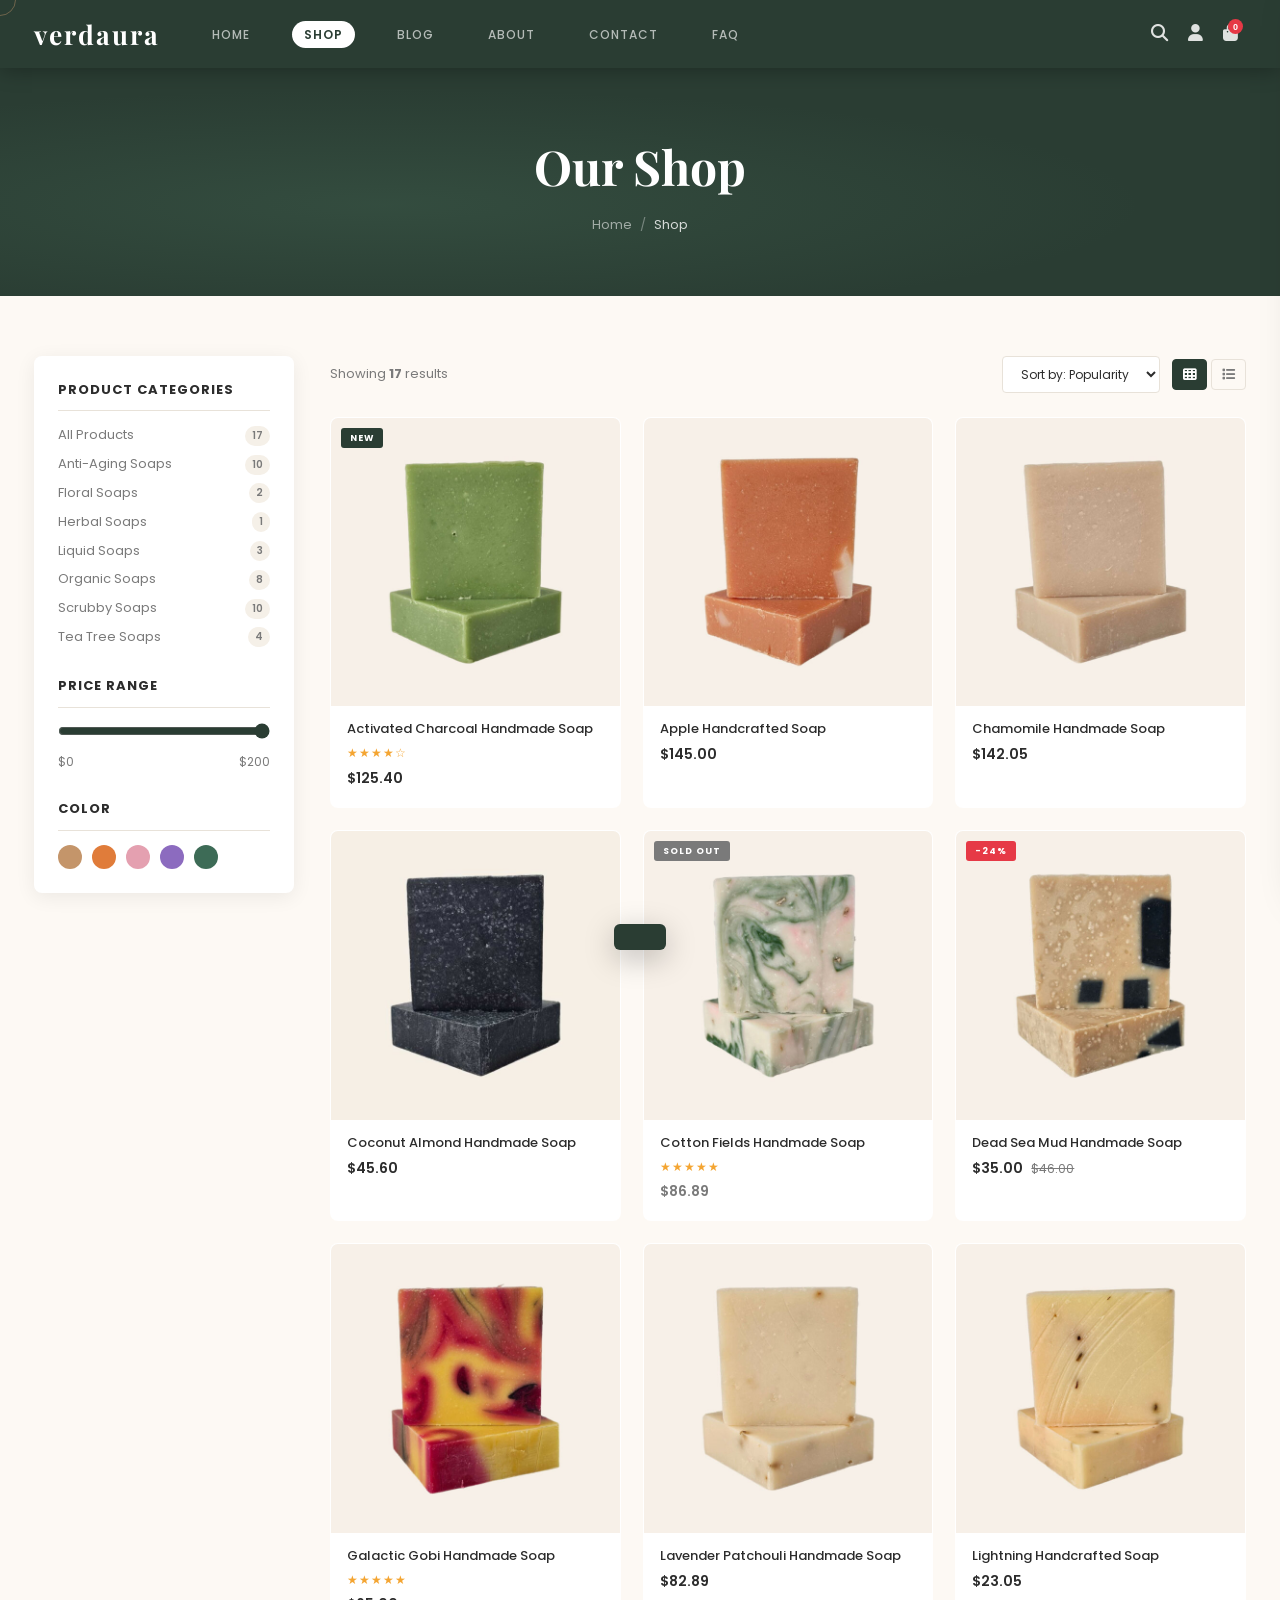
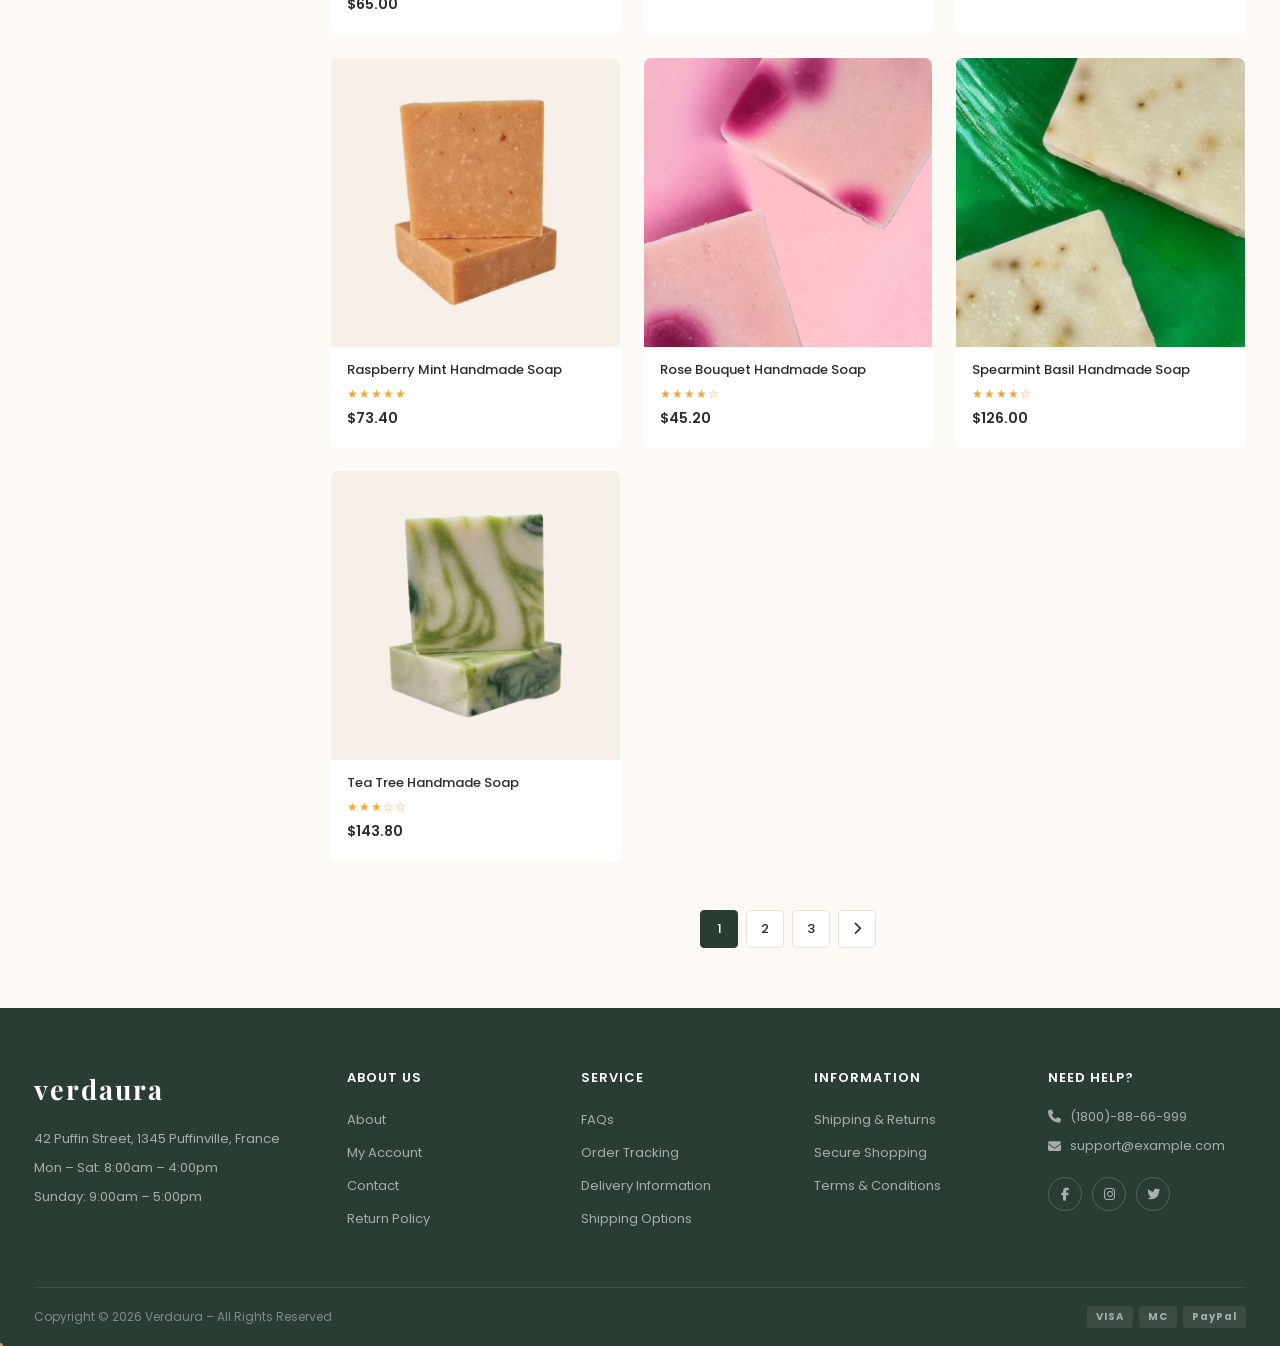
<file: shop.html>
<!DOCTYPE html>
<html lang="en">
<head>
    <meta charset="UTF-8">
    <meta name="viewport" content="width=device-width, initial-scale=1.0">
    <title>Shop — Verdaura</title>
    <link href="https://fonts.googleapis.com/css2?family=Playfair+Display:ital,wght@0,400;0,600;0,700;1,400;1,600;1,700&family=Poppins:wght@300;400;500;600;700&display=swap" rel="stylesheet">
    <link rel="stylesheet" href="https://cdnjs.cloudflare.com/ajax/libs/font-awesome/6.5.0/css/all.min.css">
    <link rel="stylesheet" href="style.css">
</head>
<body>

<header class="header" id="header">
    <div class="container">
        <div class="header__inner">
            <div class="header__logo"><a href="index.html">verdaura</a></div>
            <nav class="header__nav">
                <ul>
                    <li><a href="index.html">Home</a></li>
                    <li class="active"><a href="shop.html">Shop</a></li>
                    <li><a href="blog.html">Blog</a></li>
                    <li><a href="about.html">About</a></li>
                    <li><a href="contact.html">Contact</a></li>
                    <li><a href="faq.html">FAQ</a></li>
                </ul>
            </nav>
            <div class="header__actions">
                <button class="btn-icon"><i class="fas fa-search"></i></button>
                <button class="btn-icon"><i class="fas fa-user"></i></button>
                <button class="btn-icon cart-btn" id="cartToggle">
                    <i class="fas fa-shopping-bag"></i>
                    <span class="cart-count">0</span>
                </button>
            </div>
            <button class="mobile-menu-btn" id="mobileMenu"><i class="fas fa-bars"></i></button>
        </div>
    </div>
</header>

<!-- PAGE HERO -->
<section class="page-hero">
    <div class="container">
        <h1>Our Shop</h1>
        <div class="breadcrumb">
            <a href="index.html">Home</a>
            <span>/</span>
            <span style="color:rgba(255,255,255,0.8)">Shop</span>
        </div>
    </div>
</section>

<!-- SHOP -->
<section style="background:var(--cream); padding:60px 0;">
    <div class="container">
        <div class="shop-layout">

            <!-- SIDEBAR -->
            <aside class="shop-sidebar">
                <div class="sidebar-section">
                    <p class="sidebar-title">Product Categories</p>
                    <ul class="sidebar-cats">
                        <li><a href="#">All Products <span>17</span></a></li>
                        <li><a href="#">Anti-Aging Soaps <span>10</span></a></li>
                        <li><a href="#">Floral Soaps <span>2</span></a></li>
                        <li><a href="#">Herbal Soaps <span>1</span></a></li>
                        <li><a href="#">Liquid Soaps <span>3</span></a></li>
                        <li><a href="#">Organic Soaps <span>8</span></a></li>
                        <li><a href="#">Scrubby Soaps <span>10</span></a></li>
                        <li><a href="#">Tea Tree Soaps <span>4</span></a></li>
                    </ul>
                </div>
                <div class="sidebar-section">
                    <p class="sidebar-title">Price Range</p>
                    <div class="price-range">
                        <input type="range" min="0" max="200" value="200" id="priceRange">
                        <div class="range-labels">
                            <span>$0</span>
                            <span id="priceVal">$200</span>
                        </div>
                    </div>
                </div>
                <div class="sidebar-section">
                    <p class="sidebar-title">Color</p>
                    <div class="color-swatches">
                        <div class="color-swatch" style="background:#c4956a" title="Camel"></div>
                        <div class="color-swatch" style="background:#e07c3a" title="Orange"></div>
                        <div class="color-swatch" style="background:#e4a0b0" title="Pink"></div>
                        <div class="color-swatch" style="background:#8c6bbf" title="Purple"></div>
                        <div class="color-swatch" style="background:#3d6b56" title="Green"></div>
                    </div>
                </div>
            </aside>

            <!-- MAIN GRID -->
            <div>
                <div class="shop-toolbar">
                    <p>Showing <strong>17</strong> results</p>
                    <div style="display:flex;align-items:center;gap:12px;">
                        <select class="sort-select">
                            <option>Sort by: Popularity</option>
                            <option>Sort by: Rating</option>
                            <option>Sort by: Newest</option>
                            <option>Price: Low to High</option>
                            <option>Price: High to Low</option>
                        </select>
                        <div class="view-toggle">
                            <button class="view-btn active"><i class="fas fa-th"></i></button>
                            <button class="view-btn"><i class="fas fa-list"></i></button>
                        </div>
                    </div>
                </div>

                <div class="products-row" style="grid-template-columns:repeat(3,1fr);">
                    <div class="product-card" data-name="Activated Charcoal Handmade Soap" data-price="125.40" data-img="images/products/p-01-600x600.jpg">
                        <div class="product-card__img">
                            <img src="images/products/p-01-600x600.jpg" alt="Activated Charcoal Soap">
                            <div class="product-card__overlay"><button class="btn-add-cart">Add to Cart</button></div>
                            <span class="p-badge p-badge--new">NEW</span>
                        </div>
                        <div class="product-card__info">
                            <h4>Activated Charcoal Handmade Soap</h4>
                            <div class="stars">★★★★☆</div>
                            <p class="product-price">$125.40</p>
                        </div>
                    </div>
                    <div class="product-card" data-name="Apple Handcrafted Soap" data-price="145.00" data-img="images/products/p-02-600x600.jpg">
                        <div class="product-card__img">
                            <img src="images/products/p-02-600x600.jpg" alt="Apple Handcrafted Soap">
                            <div class="product-card__overlay"><button class="btn-add-cart">Add to Cart</button></div>
                        </div>
                        <div class="product-card__info">
                            <h4>Apple Handcrafted Soap</h4>
                            <p class="product-price">$145.00</p>
                        </div>
                    </div>
                    <div class="product-card" data-name="Chamomile Handmade Soap" data-price="142.05" data-img="images/products/p-03-600x600.jpg">
                        <div class="product-card__img">
                            <img src="images/products/p-03-600x600.jpg" alt="Chamomile Handmade Soap">
                            <div class="product-card__overlay"><button class="btn-add-cart">Add to Cart</button></div>
                        </div>
                        <div class="product-card__info">
                            <h4>Chamomile Handmade Soap</h4>
                            <p class="product-price">$142.05</p>
                        </div>
                    </div>
                    <div class="product-card" data-name="Coconut Almond Handmade Soap" data-price="45.60" data-img="images/products/p-04-600x600.jpg">
                        <div class="product-card__img">
                            <img src="images/products/p-04-600x600.jpg" alt="Coconut Almond Soap">
                            <div class="product-card__overlay"><button class="btn-add-cart">Add to Cart</button></div>
                        </div>
                        <div class="product-card__info">
                            <h4>Coconut Almond Handmade Soap</h4>
                            <p class="product-price">$45.60</p>
                        </div>
                    </div>
                    <div class="product-card" data-name="Cotton Fields Handmade Soap" data-price="86.89" data-img="images/products/p-05-600x600.jpg">
                        <div class="product-card__img">
                            <img src="images/products/p-05-600x600.jpg" alt="Cotton Fields Soap">
                            <div class="product-card__overlay"><button class="btn-add-cart">Add to Cart</button></div>
                            <span class="p-badge p-badge--sold">SOLD OUT</span>
                        </div>
                        <div class="product-card__info">
                            <h4>Cotton Fields Handmade Soap</h4>
                            <div class="stars">★★★★★</div>
                            <p class="product-price sold-out">$86.89</p>
                        </div>
                    </div>
                    <div class="product-card" data-name="Dead Sea Mud Handmade Soap" data-price="35.00" data-img="images/products/p-06-600x600.jpg">
                        <div class="product-card__img">
                            <img src="images/products/p-06-600x600.jpg" alt="Dead Sea Mud Soap">
                            <div class="product-card__overlay"><button class="btn-add-cart">Add to Cart</button></div>
                            <span class="p-badge p-badge--sale">-24%</span>
                        </div>
                        <div class="product-card__info">
                            <h4>Dead Sea Mud Handmade Soap</h4>
                            <p class="product-price">$35.00 <s class="old-price">$46.00</s></p>
                        </div>
                    </div>
                    <div class="product-card" data-name="Galactic Gobi Handmade Soap" data-price="65.00" data-img="images/products/p-07-600x600.jpg">
                        <div class="product-card__img">
                            <img src="images/products/p-07-600x600.jpg" alt="Galactic Gobi Soap">
                            <div class="product-card__overlay"><button class="btn-add-cart">Add to Cart</button></div>
                        </div>
                        <div class="product-card__info">
                            <h4>Galactic Gobi Handmade Soap</h4>
                            <div class="stars">★★★★★</div>
                            <p class="product-price">$65.00</p>
                        </div>
                    </div>
                    <div class="product-card" data-name="Lavender Patchouli Handmade Soap" data-price="82.89" data-img="images/products/p-08-600x600.jpg">
                        <div class="product-card__img">
                            <img src="images/products/p-08-600x600.jpg" alt="Lavender Patchouli Soap">
                            <div class="product-card__overlay"><button class="btn-add-cart">Add to Cart</button></div>
                        </div>
                        <div class="product-card__info">
                            <h4>Lavender Patchouli Handmade Soap</h4>
                            <p class="product-price">$82.89</p>
                        </div>
                    </div>
                    <div class="product-card" data-name="Lightning Handcrafted Soap" data-price="23.05" data-img="images/products/p-09-600x600.jpg">
                        <div class="product-card__img">
                            <img src="images/products/p-09-600x600.jpg" alt="Lightning Handcrafted Soap">
                            <div class="product-card__overlay"><button class="btn-add-cart">Add to Cart</button></div>
                        </div>
                        <div class="product-card__info">
                            <h4>Lightning Handcrafted Soap</h4>
                            <p class="product-price">$23.05</p>
                        </div>
                    </div>
                    <div class="product-card" data-name="Raspberry Mint Handmade Soap" data-price="73.40" data-img="images/products/p-12-600x600.jpg">
                        <div class="product-card__img">
                            <img src="images/products/p-12-600x600.jpg" alt="Raspberry Mint Soap">
                            <div class="product-card__overlay"><button class="btn-add-cart">Add to Cart</button></div>
                        </div>
                        <div class="product-card__info">
                            <h4>Raspberry Mint Handmade Soap</h4>
                            <div class="stars">★★★★★</div>
                            <p class="product-price">$73.40</p>
                        </div>
                    </div>
                    <div class="product-card" data-name="Rose Bouquet Handmade Soap" data-price="45.20" data-img="images/products/p-14-2-600x600.jpg">
                        <div class="product-card__img">
                            <img src="images/products/p-14-2-600x600.jpg" alt="Rose Bouquet Soap">
                            <div class="product-card__overlay"><button class="btn-add-cart">Add to Cart</button></div>
                        </div>
                        <div class="product-card__info">
                            <h4>Rose Bouquet Handmade Soap</h4>
                            <div class="stars">★★★★☆</div>
                            <p class="product-price">$45.20</p>
                        </div>
                    </div>
                    <div class="product-card" data-name="Spearmint Basil Handmade Soap" data-price="126.00" data-img="images/products/p-15-2-600x600.jpg">
                        <div class="product-card__img">
                            <img src="images/products/p-15-2-600x600.jpg" alt="Spearmint Basil Soap">
                            <div class="product-card__overlay"><button class="btn-add-cart">Add to Cart</button></div>
                        </div>
                        <div class="product-card__info">
                            <h4>Spearmint Basil Handmade Soap</h4>
                            <div class="stars">★★★★☆</div>
                            <p class="product-price">$126.00</p>
                        </div>
                    </div>
                    <div class="product-card" data-name="Tea Tree Handmade Soap" data-price="143.80" data-img="images/products/p-17-600x600.jpg">
                        <div class="product-card__img">
                            <img src="images/products/p-17-600x600.jpg" alt="Tea Tree Handmade Soap">
                            <div class="product-card__overlay"><button class="btn-add-cart">Add to Cart</button></div>
                        </div>
                        <div class="product-card__info">
                            <h4>Tea Tree Handmade Soap</h4>
                            <div class="stars">★★★☆☆</div>
                            <p class="product-price">$143.80</p>
                        </div>
                    </div>
                </div>

                <div class="shop-pagination">
                    <button class="page-btn active">1</button>
                    <button class="page-btn">2</button>
                    <button class="page-btn">3</button>
                    <button class="page-btn"><i class="fas fa-chevron-right"></i></button>
                </div>
            </div>
        </div>
    </div>
</section>

<!-- FOOTER -->
<footer class="footer">
    <div class="container">
        <div class="footer__main">
            <div class="footer__brand">
                <div class="footer__logo">verdaura</div>
                <p>42 Puffin Street, 1345 Puffinville, France</p>
                <p>Mon – Sat: 8:00am – 4:00pm</p>
                <p>Sunday: 9:00am – 5:00pm</p>
            </div>
            <div class="footer__col"><h4>About Us</h4><ul><li><a href="about.html">About</a></li><li><a href="#">My Account</a></li><li><a href="contact.html">Contact</a></li><li><a href="#">Return Policy</a></li></ul></div>
            <div class="footer__col"><h4>Service</h4><ul><li><a href="faq.html">FAQs</a></li><li><a href="#">Order Tracking</a></li><li><a href="#">Delivery Information</a></li><li><a href="#">Shipping Options</a></li></ul></div>
            <div class="footer__col"><h4>Information</h4><ul><li><a href="#">Shipping &amp; Returns</a></li><li><a href="#">Secure Shopping</a></li><li><a href="#">Terms &amp; Conditions</a></li></ul></div>
            <div class="footer__col"><h4>Need Help?</h4><p class="footer__contact"><i class="fas fa-phone"></i> (1800)-88-66-999</p><p class="footer__contact"><i class="fas fa-envelope"></i> support@example.com</p><div class="footer__social"><a href="#"><i class="fab fa-facebook-f"></i></a><a href="#"><i class="fab fa-instagram"></i></a><a href="#"><i class="fab fa-twitter"></i></a></div></div>
        </div>
        <div class="footer__bottom">
            <p>Copyright &copy; 2026 Verdaura – All Rights Reserved</p>
            <div class="payment-icons"><span>VISA</span><span>MC</span><span>PayPal</span></div>
        </div>
    </div>
</footer>

<div class="cart-sidebar" id="cartSidebar"><div class="cart-sidebar__header"><h3>Shopping Cart</h3><button id="cartClose"><i class="fas fa-times"></i></button></div><div class="cart-sidebar__body" id="cartBody"><p class="cart-empty">Your cart is currently empty.</p></div><div class="cart-sidebar__footer"><div class="cart-total">Total: <strong id="cartTotal">$0.00</strong></div><a href="#" class="btn btn--green btn--full">Proceed to Checkout</a></div></div>
<div class="cart-overlay" id="cartOverlay"></div>
<div class="toast" id="toast"></div>
<button class="scroll-top" id="scrollTop"><i class="fas fa-chevron-up"></i></button>
<div class="cursor-dot" id="cursorDot"></div>
<div class="cursor-ring" id="cursorRing"></div>

<script src="script.js"></script>
<script>
document.getElementById('priceRange').addEventListener('input', function() {
    document.getElementById('priceVal').textContent = '$' + this.value;
});
document.querySelectorAll('.color-swatch').forEach(s => {
    s.addEventListener('click', () => {
        document.querySelectorAll('.color-swatch').forEach(x => x.classList.remove('active'));
        s.classList.add('active');
    });
});
document.querySelectorAll('.view-btn').forEach(btn => {
    btn.addEventListener('click', () => {
        document.querySelectorAll('.view-btn').forEach(b => b.classList.remove('active'));
        btn.classList.add('active');
    });
});
document.querySelectorAll('.page-btn').forEach(btn => {
    btn.addEventListener('click', () => {
        document.querySelectorAll('.page-btn').forEach(b => b.classList.remove('active'));
        btn.classList.add('active');
    });
});
</script>
</body>
</html>
</file>
<file: style.css>
/* ==========================================
   VERDAURA — style.css
   ========================================== */

:root {
    --green-dark:   #2a3d33;
    --green-med:    #3d6b56;
    --green-light:  #5a8a6f;
    --beige:        #f5f0e8;
    --cream:        #fdf9f4;
    --brown:        #c4956a;
    --red:          #e63946;
    --text:         #2c2c2c;
    --muted:        #7a7a7a;
    --border:       #e8e2d9;
    --white:        #ffffff;
    --shadow:       0 4px 20px rgba(0,0,0,0.07);
    --shadow-lg:    0 10px 40px rgba(0,0,0,0.14);
    --radius:       8px;
    --tr:           all 0.3s ease;
}

*, *::before, *::after { margin: 0; padding: 0; box-sizing: border-box; }
html { scroll-behavior: smooth; overflow-x: hidden; }

body {
    font-family: 'Poppins', sans-serif;
    color: var(--text);
    background: var(--cream);
    line-height: 1.6;
    font-size: 15px;
    overflow-x: hidden;
}

img { max-width: 100%; height: auto; display: block; object-fit: cover; }
a { text-decoration: none; color: inherit; }
ul { list-style: none; }

.container { max-width: 1260px; margin: 0 auto; padding: 0 24px; }

section { padding: 80px 0; }

.section-label {
    font-size: 11px;
    font-weight: 600;
    letter-spacing: 3px;
    text-transform: uppercase;
    color: var(--green-med);
    margin-bottom: 10px;
    display: block;
}

.section-title {
    font-family: 'Playfair Display', serif;
    font-size: clamp(1.8rem, 3vw, 2.5rem);
    font-weight: 600;
    color: var(--text);
    margin-bottom: 48px;
    line-height: 1.25;
}

.text-center { text-align: center; }

/* ---- BUTTONS ---- */
.btn {
    display: inline-block;
    padding: 13px 30px;
    font-family: 'Poppins', sans-serif;
    font-size: 12px;
    font-weight: 600;
    letter-spacing: 1.5px;
    text-transform: uppercase;
    border-radius: 4px;
    cursor: pointer;
    border: 2px solid transparent;
    transition: var(--tr);
}
.btn--red    { background: var(--red);       color: #fff; border-color: var(--red); }
.btn--red:hover { background: #c82333; border-color: #c82333; }
.btn--green  { background: var(--green-dark); color: #fff; border-color: var(--green-dark); }
.btn--green:hover { background: var(--green-med); border-color: var(--green-med); }
.btn--white  { background: #fff; color: var(--text); border-color: #fff; }
.btn--white:hover { background: var(--beige); }
.btn--dark   { background: var(--text); color: #fff; border-color: var(--text); }
.btn--dark:hover { background: #444; border-color: #444; }
.btn--outline { background: transparent; color: var(--green-dark); border-color: var(--green-dark); }
.btn--outline:hover { background: var(--green-dark); color: #fff; }
.btn--sm  { padding: 9px 20px; font-size: 11px; }
.btn--full { width: 100%; text-align: center; display: block; }

/* =============================================
   HEADER
   ============================================= */
.header {
    background: var(--green-dark);
    position: sticky;
    top: 0;
    z-index: 900;
    box-shadow: 0 2px 20px rgba(0,0,0,0.3);
}

.header__inner {
    display: flex;
    align-items: center;
    height: 68px;
    gap: 40px;
}

.header__logo a {
    font-family: 'Playfair Display', serif;
    font-size: 1.65rem;
    font-weight: 700;
    letter-spacing: 2px;
    color: #fff;
}

.header__nav { flex: 1; }
.header__nav ul { display: flex; gap: 30px; }
.header__nav ul li a {
    color: rgba(255,255,255,0.65);
    font-size: 12px;
    font-weight: 500;
    letter-spacing: 1px;
    text-transform: uppercase;
    transition: color 0.2s ease, background 0.2s ease, padding 0.2s ease;
    padding: 5px 12px;
    border-radius: 20px;
}
.header__nav ul li a:hover {
    color: #fff;
    background: rgba(255,255,255,0.1);
}
.header__nav ul li.active a {
    color: var(--green-dark);
    background: #fff;
    font-weight: 600;
}

.header__actions { display: flex; align-items: center; gap: 4px; }
.btn-icon {
    background: none; border: none; color: rgba(255,255,255,0.85);
    font-size: 17px; padding: 8px; cursor: pointer;
    transition: var(--tr); position: relative;
}
.btn-icon:hover { color: #fff; }

.cart-btn { position: relative; }
.cart-count {
    position: absolute;
    top: 3px; right: 3px;
    background: var(--red);
    color: #fff;
    font-size: 9px; font-weight: 700;
    width: 15px; height: 15px;
    border-radius: 50%;
    display: flex; align-items: center; justify-content: center;
}

.mobile-menu-btn {
    display: none;
    background: none; border: none;
    color: #fff; font-size: 20px; cursor: pointer;
    margin-left: auto;
    padding: 6px;
    flex-shrink: 0;
}

/* ---- NAV DROPDOWN ---- */
.header__nav ul li { position: relative; }

.header__nav ul li > a .nav-arrow {
    font-size: 9px;
    margin-left: 5px;
    opacity: 0.65;
    transition: transform 0.3s cubic-bezier(0.34,1.56,0.64,1);
    display: inline-block;
    vertical-align: middle;
}


/* ---- PAGE HERO (inner pages) ---- */
.page-hero {
    background: var(--green-dark);
    padding: 60px 0;
    text-align: center;
    position: relative;
    overflow: hidden;
}
.page-hero::before {
    content: '';
    position: absolute;
    inset: 0;
    background: radial-gradient(ellipse at 30% 60%, rgba(90,138,111,0.2) 0%, transparent 60%);
}
.page-hero h1 {
    font-family: 'Playfair Display', serif;
    font-size: clamp(2rem,4vw,3rem);
    font-weight: 700;
    color: #fff;
    margin-bottom: 10px;
    position: relative;
}
.breadcrumb {
    display: flex;
    align-items: center;
    justify-content: center;
    gap: 8px;
    font-size: 13px;
    color: rgba(255,255,255,0.55);
    position: relative;
}
.breadcrumb a { color: rgba(255,255,255,0.55); transition: var(--tr); }
.breadcrumb a:hover { color: #fff; }
.breadcrumb span { color: rgba(255,255,255,0.35); }

/* ---- SHOP PAGE ---- */
.shop-layout {
    display: grid;
    grid-template-columns: 260px 1fr;
    gap: 36px;
    align-items: start;
}
.shop-sidebar {
    background: #fff;
    border-radius: var(--radius);
    padding: 24px;
    position: sticky;
    top: 88px;
    box-shadow: var(--shadow);
}
.sidebar-section { margin-bottom: 28px; }
.sidebar-section:last-child { margin-bottom: 0; }
.sidebar-title {
    font-size: 13px; font-weight: 700;
    letter-spacing: 1px; text-transform: uppercase;
    color: var(--text);
    margin-bottom: 14px;
    padding-bottom: 10px;
    border-bottom: 1px solid var(--border);
}
.sidebar-cats li {
    margin-bottom: 8px;
}
.sidebar-cats li a {
    display: flex; justify-content: space-between; align-items: center;
    font-size: 13px; color: var(--muted);
    transition: var(--tr);
}
.sidebar-cats li a:hover { color: var(--green-dark); padding-left: 4px; }
.sidebar-cats li a span {
    background: var(--beige);
    font-size: 10px; font-weight: 600;
    padding: 2px 7px; border-radius: 20px;
    color: var(--muted);
}
.price-range { margin-top: 10px; }
.price-range input[type=range] {
    width: 100%; accent-color: var(--green-dark);
    cursor: pointer;
}
.price-range .range-labels {
    display: flex; justify-content: space-between;
    font-size: 12px; color: var(--muted); margin-top: 6px;
}
.color-swatches { display: flex; gap: 10px; flex-wrap: wrap; margin-top: 4px; }
.color-swatch {
    width: 24px; height: 24px;
    border-radius: 50%;
    cursor: pointer;
    border: 2px solid transparent;
    transition: var(--tr);
}
.color-swatch:hover,
.color-swatch.active { border-color: var(--text); transform: scale(1.1); }
.shop-toolbar {
    display: flex; align-items: center;
    justify-content: space-between;
    margin-bottom: 24px;
    flex-wrap: wrap;
    gap: 12px;
}
.shop-toolbar p { font-size: 13px; color: var(--muted); }
.sort-select {
    padding: 8px 14px;
    border: 1px solid var(--border);
    border-radius: 4px;
    font-family: 'Poppins', sans-serif;
    font-size: 12px;
    color: var(--text);
    background: #fff;
    cursor: pointer;
    outline: none;
}
.view-toggle { display: flex; gap: 4px; }
.view-btn {
    background: none; border: 1px solid var(--border);
    padding: 7px 10px; border-radius: 4px;
    color: var(--muted); cursor: pointer;
    transition: var(--tr);
}
.view-btn.active, .view-btn:hover {
    background: var(--green-dark); color: #fff; border-color: var(--green-dark);
}
.shop-pagination {
    display: flex; justify-content: center;
    gap: 8px; margin-top: 48px;
}
.page-btn {
    width: 38px; height: 38px;
    border: 1px solid var(--border);
    background: #fff; border-radius: 4px;
    font-size: 13px; font-weight: 500;
    color: var(--text); cursor: pointer;
    transition: var(--tr);
    display: flex; align-items: center; justify-content: center;
    font-family: 'Poppins', sans-serif;
}
.page-btn.active, .page-btn:hover { background: var(--green-dark); color: #fff; border-color: var(--green-dark); }

/* ---- PRODUCT DETAIL PAGE ---- */
.product-detail { display: grid; grid-template-columns: 1fr 1fr; gap: 60px; align-items: start; }
.product-gallery__main {
    border-radius: 12px; overflow: hidden;
    aspect-ratio: 1; background: var(--beige);
    margin-bottom: 12px;
}
.product-gallery__main img { width: 100%; height: 100%; object-fit: cover; }
.product-gallery__thumbs { display: flex; gap: 10px; }
.product-gallery__thumbs img {
    width: 70px; height: 70px;
    border-radius: 8px; object-fit: cover;
    cursor: pointer; border: 2px solid transparent;
    transition: var(--tr);
}
.product-gallery__thumbs img.active,
.product-gallery__thumbs img:hover { border-color: var(--green-dark); }
.product-info__rating { display: flex; align-items: center; gap: 10px; margin-bottom: 12px; }
.product-info__rating .stars { font-size: 16px; }
.product-info__rating small { font-size: 12px; color: var(--muted); }
.product-info h1 {
    font-family: 'Playfair Display', serif;
    font-size: 2rem; font-weight: 700;
    color: var(--text); margin-bottom: 10px; line-height: 1.2;
}
.product-info__price { font-size: 1.8rem; font-weight: 700; color: var(--green-dark); margin-bottom: 18px; }
.product-info__meta { font-size: 12px; color: var(--muted); margin-bottom: 20px; line-height: 1.9; }
.product-info__meta strong { color: var(--text); }
.product-qty { display: flex; align-items: center; gap: 12px; margin-bottom: 20px; }
.qty-btn {
    width: 36px; height: 36px;
    border: 1px solid var(--border);
    background: #fff; border-radius: 4px;
    font-size: 16px; cursor: pointer;
    display: flex; align-items: center; justify-content: center;
    transition: var(--tr);
}
.qty-btn:hover { background: var(--green-dark); color: #fff; border-color: var(--green-dark); }
.qty-input {
    width: 50px; text-align: center;
    border: 1px solid var(--border); border-radius: 4px;
    padding: 8px; font-size: 14px;
    font-family: 'Poppins', sans-serif;
}
.product-actions { display: flex; gap: 12px; flex-wrap: wrap; margin-bottom: 24px; }
.product-tabs-nav { display: flex; gap: 0; border-bottom: 2px solid var(--border); margin-bottom: 24px; }
.product-tab-btn {
    background: none; border: none;
    padding: 11px 22px; font-size: 13px; font-weight: 500;
    font-family: 'Poppins', sans-serif;
    color: var(--muted); cursor: pointer;
    position: relative; transition: color 0.2s;
}
.product-tab-btn::after {
    content: '';
    position: absolute; bottom: -2px; left: 0;
    width: 0; height: 2px; background: var(--red);
    transition: width 0.3s;
}
.product-tab-btn.active { color: var(--text); }
.product-tab-btn.active::after { width: 100%; }
.product-tab-pane { display: none; }
.product-tab-pane.active { display: block; }
.product-tab-pane p { font-size: 14px; color: var(--muted); line-height: 1.85; }
.ingredients-list { list-style: disc; padding-left: 20px; margin-top: 8px; }
.ingredients-list li { font-size: 13px; color: var(--muted); margin-bottom: 6px; }
.review-item { border-bottom: 1px solid var(--border); padding: 18px 0; }
.review-item:last-child { border-bottom: none; }
.review-item .stars { font-size: 14px; margin-bottom: 6px; }
.review-item p { font-size: 13px; color: var(--muted); line-height: 1.75; }
.review-item strong { font-size: 13px; }
.review-item small { font-size: 11px; color: var(--muted); }

/* ---- BLOG PAGE ---- */
.blog-layout { display: grid; grid-template-columns: 1fr 300px; gap: 40px; align-items: start; }
.blog-sidebar { position: sticky; top: 88px; }
.blog-sidebar-widget {
    background: #fff; border-radius: var(--radius);
    padding: 22px; margin-bottom: 24px;
    box-shadow: var(--shadow);
}
.blog-sidebar-widget h4 {
    font-size: 13px; font-weight: 700;
    letter-spacing: 1px; text-transform: uppercase;
    margin-bottom: 14px; padding-bottom: 10px;
    border-bottom: 1px solid var(--border);
}
.blog-sidebar-widget ul li { margin-bottom: 10px; }
.blog-sidebar-widget ul li a {
    font-size: 13px; color: var(--muted);
    transition: var(--tr); display: flex;
    justify-content: space-between;
}
.blog-sidebar-widget ul li a:hover { color: var(--green-dark); }
.tags { display: flex; flex-wrap: wrap; gap: 8px; }
.tag {
    padding: 5px 12px;
    background: var(--beige); border-radius: 20px;
    font-size: 11px; font-weight: 600;
    letter-spacing: 0.5px; color: var(--muted);
    transition: var(--tr);
}
.tag:hover { background: var(--green-dark); color: #fff; }
.blog-full-grid { display: grid; grid-template-columns: 1fr 1fr; gap: 28px; }

/* ---- ABOUT PAGE ---- */
.about-hero-img { border-radius: 12px; overflow: hidden; height: 420px; }
.about-hero-img img { width: 100%; height: 100%; object-fit: cover; }
.team-grid { display: grid; grid-template-columns: repeat(4,1fr); gap: 24px; }
.team-card { text-align: center; }
.team-card__img { width: 100%; aspect-ratio: 1; border-radius: var(--radius); overflow: hidden; margin-bottom: 14px; }
.team-card__img img { width: 100%; height: 100%; object-fit: cover; transition: transform 0.45s; }
.team-card:hover .team-card__img img { transform: scale(1.06); }
.team-card h4 { font-size: 14px; font-weight: 600; margin-bottom: 3px; }
.team-card p  { font-size: 12px; color: var(--muted); }
.values-grid { display: grid; grid-template-columns: repeat(3,1fr); gap: 24px; }
.value-card {
    background: #fff; border-radius: var(--radius);
    padding: 28px; text-align: center;
    box-shadow: var(--shadow); transition: var(--tr);
}
.value-card:hover { transform: translateY(-4px); box-shadow: var(--shadow-lg); }
.value-card i { font-size: 2rem; color: var(--green-med); margin-bottom: 14px; display: block; }
.value-card h4 { font-size: 14px; font-weight: 600; margin-bottom: 8px; }
.value-card p  { font-size: 13px; color: var(--muted); line-height: 1.7; }

/* ---- CONTACT PAGE ---- */
/* legacy selectors kept minimal — new contact styles are ct-* below */
.contact-layout { display: grid; grid-template-columns: 1fr 1fr; gap: 60px; align-items: start; }
.map-placeholder {
    height: 200px; border-radius: var(--radius);
    background: linear-gradient(135deg, var(--beige), #e6dfd2);
    display: flex; align-items: center; justify-content: center;
    margin-top: 16px; border: 1px solid var(--border);
}
.map-placeholder p { color: var(--muted); font-size: 13px; }

/* ---- FAQ PAGE ---- */
.faq-grid { max-width: 780px; margin: 0 auto; }
.faq-item {
    border: 1px solid var(--border);
    border-radius: var(--radius);
    margin-bottom: 12px;
    overflow: hidden;
    background: #fff;
    transition: box-shadow 0.3s;
}
.faq-item.open { box-shadow: var(--shadow-lg); }
.faq-question {
    display: flex; justify-content: space-between; align-items: center;
    padding: 18px 22px;
    cursor: pointer; user-select: none;
    gap: 16px;
}
.faq-question h4 { font-size: 14px; font-weight: 600; color: var(--text); flex: 1; }
.faq-icon {
    width: 28px; height: 28px; flex-shrink: 0;
    border-radius: 50%; border: 1px solid var(--border);
    display: flex; align-items: center; justify-content: center;
    font-size: 12px; color: var(--green-dark);
    transition: transform 0.3s, background 0.3s;
}
.faq-item.open .faq-icon { background: var(--green-dark); color: #fff; transform: rotate(45deg); }
.faq-answer {
    max-height: 0; overflow: hidden;
    transition: max-height 0.4s cubic-bezier(0.22,1,0.36,1), padding 0.3s;
    padding: 0 22px;
}
.faq-answer p { font-size: 13px; color: var(--muted); line-height: 1.85; padding-bottom: 18px; }
.faq-item.open .faq-answer { max-height: 300px; }

@media (max-width: 1024px) {
    .shop-layout { grid-template-columns: 1fr; }
    .shop-sidebar { position: static; }
    .product-detail { grid-template-columns: 1fr; }
    .blog-layout { grid-template-columns: 1fr; }
    .blog-full-grid { grid-template-columns: 1fr; }
    .team-grid { grid-template-columns: repeat(2,1fr); }
    .values-grid { grid-template-columns: 1fr 1fr; }
    .faq-layout { grid-template-columns: 1fr; }
}

/* =============================================
   HERO
   ============================================= */
.hero {
    background: var(--green-dark);
    position: relative;
    overflow: hidden;
    min-height: 88vh;
    display: flex;
    flex-direction: column;
}

.hero__slides { flex: 1; position: relative; }

.hero__slide {
    position: absolute;
    inset: 0;
    opacity: 0;
    transition: opacity 0.7s ease;
    pointer-events: none;
}
.hero__slide.active { opacity: 1; pointer-events: all; position: relative; }

.hero__content {
    display: grid;
    grid-template-columns: 1fr 1fr;
    align-items: center;
    gap: 60px;
    min-height: 80vh;
    padding-top: 40px;
    padding-bottom: 40px;
}

.hero__eyebrow {
    font-size: 11px;
    font-weight: 600;
    letter-spacing: 3px;
    text-transform: uppercase;
    color: var(--brown);
    margin-bottom: 16px;
}

.hero__title {
    font-family: 'Playfair Display', serif;
    font-size: clamp(3.2rem, 7vw, 5.8rem);
    font-weight: 700;
    color: #fff;
    line-height: 1.08;
    margin-bottom: 20px;
}
.hero__title em {
    font-style: italic;
    color: rgba(255,255,255,0.88);
}

.hero__subtitle {
    color: rgba(255,255,255,0.68);
    font-size: 1rem;
    font-weight: 300;
    margin-bottom: 36px;
    max-width: 380px;
    line-height: 1.75;
}

.hero__image-wrap {
    position: relative;
    display: flex;
    justify-content: center;
    align-items: center;
}

.hero__circle {
    position: absolute;
    width: 420px; height: 420px;
    border-radius: 50%;
    background: rgba(255,255,255,0.04);
    border: 50px solid rgba(255,255,255,0.03);
}

.hero__product-img {
    width: 100%;
    max-width: 440px;
    height: 420px;
    object-fit: cover;
    border-radius: 50% 50% 50% 50% / 60% 60% 40% 40%;
    filter: drop-shadow(0 20px 60px rgba(0,0,0,0.5));
    position: relative;
    z-index: 1;
}

.hero__decor {
    position: absolute;
    z-index: 2;
    font-size: 2.5rem;
    animation: floatUp 5s ease-in-out infinite;
}
.hero__decor--flower { top: 5%; right: 8%; animation-delay: 0s; }
.hero__decor--leaf   { bottom: 15%; left: 4%; animation-delay: 2s; font-size: 2rem; }

@keyframes floatUp {
    0%, 100% { transform: translateY(0) rotate(0deg); }
    50% { transform: translateY(-16px) rotate(8deg); }
}

.hero__dots {
    display: flex;
    justify-content: center;
    gap: 8px;
    padding: 24px 0 28px;
    position: relative;
    z-index: 2;
}
.dot {
    width: 8px; height: 8px;
    border-radius: 50%;
    border: none;
    background: rgba(255,255,255,0.3);
    cursor: pointer;
    transition: var(--tr);
    padding: 0;
}
.dot.active { background: #fff; width: 24px; border-radius: 4px; }

.hero__arrow {
    position: absolute;
    top: 50%;
    transform: translateY(-50%);
    background: rgba(255,255,255,0.12);
    border: 1px solid rgba(255,255,255,0.2);
    color: #fff;
    width: 44px; height: 44px;
    border-radius: 50%;
    font-size: 16px;
    cursor: pointer;
    transition: var(--tr);
    z-index: 10;
    display: flex; align-items: center; justify-content: center;
}
.hero__arrow:hover { background: rgba(255,255,255,0.25); }
.hero__arrow--prev { left: 20px; }
.hero__arrow--next { right: 20px; }

/* =============================================
   ABOUT / INGREDIENTS
   ============================================= */
.about-section { background: var(--cream); }

.about-section__inner {
    display: grid;
    grid-template-columns: 1fr 1fr;
    gap: 64px;
    align-items: center;
}

.about-section__images { display: flex; flex-direction: column; gap: 14px; }
.about-img { border-radius: var(--radius); width: 100%; }
.about-img--top { height: 220px; }
.about-img--bottom { height: 190px; }

.about-section__content h2 {
    font-family: 'Playfair Display', serif;
    font-size: clamp(1.6rem, 2.5vw, 2.1rem);
    font-weight: 600;
    line-height: 1.3;
    margin-bottom: 18px;
}
.about-section__content p {
    color: var(--muted);
    font-size: 0.9rem;
    line-height: 1.85;
    margin-bottom: 28px;
}

/* =============================================
   BADGE STRIP
   ============================================= */
.badges-strip {
    background: var(--beige);
    padding: 40px 0;
}
.badges-strip__inner {
    display: flex;
    justify-content: space-around;
    align-items: center;
    flex-wrap: wrap;
    gap: 24px;
}
.badge-item {
    display: flex;
    flex-direction: column;
    align-items: center;
    gap: 10px;
    text-align: center;
}
.badge-icon {
    width: 56px; height: 56px;
    background: var(--white);
    border-radius: 50%;
    display: flex; align-items: center; justify-content: center;
    font-size: 1.4rem;
    color: var(--green-med);
    box-shadow: var(--shadow);
}
.badge-item span {
    font-size: 10px;
    font-weight: 700;
    letter-spacing: 2px;
    text-transform: uppercase;
    color: var(--text);
}

/* =============================================
   PROMO BANNERS — 3 COLUMN
   ============================================= */
.promo3 { background: var(--cream); padding: 60px 0; }
.promo3__grid { display: grid; grid-template-columns: repeat(3,1fr); gap: 22px; }

.promo3-card {
    border-radius: var(--radius);
    padding: 28px 24px;
    display: flex;
    align-items: center;
    justify-content: space-between;
    gap: 16px;
    overflow: hidden;
    transition: var(--tr);
    min-height: 170px;
}
.promo3-card:hover { transform: translateY(-4px); box-shadow: var(--shadow-lg); }

.promo3-card--floral { background: linear-gradient(135deg,#f0ebe1,#e6dfd3); }
.promo3-card--sale   { background: linear-gradient(135deg,var(--green-dark),#1c2f26); }
.promo3-card--fruit  { background: linear-gradient(135deg,#7a2b2b,#5a1a1a); }

.promo3-card__label {
    font-size: 10px; font-weight: 700;
    letter-spacing: 2px; text-transform: uppercase;
    color: var(--muted); margin-bottom: 6px; display: block;
}
.promo3-card--sale .promo3-card__label { color: rgba(255,255,255,0.55); }
.promo3-card--fruit .promo3-card__label { color: rgba(255,255,255,0.55); }

.promo3-card__content h3 {
    font-family: 'Playfair Display', serif;
    font-size: 1.7rem; font-weight: 700;
    color: var(--text); margin-bottom: 14px;
}
.promo3-card--sale .promo3-card__content h3,
.promo3-card--fruit .promo3-card__content h3 { color: #fff; }

.big-off { font-size: 2.6rem; line-height: 1; }

.promo3-card__image img {
    width: 95px; height: 95px;
    border-radius: 50%;
    flex-shrink: 0;
}

/* =============================================
   SHOP TABS
   ============================================= */
.shop-tabs { background: #fff; }

.tabs {
    display: flex;
    justify-content: center;
    border-bottom: 2px solid var(--border);
    margin-bottom: 44px;
    flex-wrap: wrap;
}

.tab-btn {
    background: none; border: none;
    padding: 12px 28px;
    font-family: 'Poppins', sans-serif;
    font-size: 12px; font-weight: 500;
    letter-spacing: 0.5px;
    color: var(--muted);
    cursor: pointer;
    position: relative;
    transition: color 0.2s;
}
.tab-btn::after {
    content: '';
    position: absolute;
    bottom: -2px; left: 0;
    width: 0; height: 2px;
    background: var(--red);
    transition: width 0.3s ease;
}
.tab-btn.active,
.tab-btn:hover { color: var(--text); }
.tab-btn.active::after,
.tab-btn:hover::after { width: 100%; }

.tab-pane { display: none; }
.tab-pane.active { display: block; }

/* =============================================
   PRODUCT CARDS — shared
   ============================================= */
.products-row {
    display: grid;
    grid-template-columns: repeat(4,1fr);
    gap: 22px;
}

.product-card {
    background: #fff;
    border-radius: var(--radius);
    overflow: hidden;
    border: 1px solid transparent;
    transition: var(--tr);
}
.product-card:hover {
    box-shadow: var(--shadow-lg);
    border-color: var(--border);
}

.product-card__img {
    position: relative;
    aspect-ratio: 1;
    overflow: hidden;
    background: var(--beige);
}
.product-card__img img {
    width: 100%; height: 100%;
    transition: transform 0.45s ease;
}
.product-card:hover .product-card__img img { transform: scale(1.06); }

.product-card__overlay {
    position: absolute;
    bottom: 0; left: 0; right: 0;
    padding: 14px;
    background: linear-gradient(transparent, rgba(0,0,0,0.48));
    opacity: 0;
    transform: translateY(8px);
    transition: var(--tr);
}
.product-card:hover .product-card__overlay { opacity: 1; transform: translateY(0); }

.btn-add-cart {
    width: 100%; padding: 10px;
    background: #fff; color: var(--text);
    border: none; border-radius: 4px;
    font-family: 'Poppins', sans-serif;
    font-size: 11px; font-weight: 600;
    letter-spacing: 1px; text-transform: uppercase;
    cursor: pointer; transition: var(--tr);
}
.btn-add-cart:hover { background: var(--green-dark); color: #fff; }

.product-card__info { padding: 14px 16px 18px; }
.product-card__info h4 {
    font-size: 13px; font-weight: 500;
    color: var(--text); line-height: 1.4;
    margin-bottom: 5px;
}

.stars { color: #f4a532; font-size: 12px; letter-spacing: 1px; margin-bottom: 4px; }

.product-price { font-size: 14px; font-weight: 600; color: var(--text); margin-top: 3px; }
.old-price { color: var(--muted); font-weight: 400; font-size: 12px; margin-left: 5px; }
.sold-out { color: var(--muted) !important; }

/* product badges */
.p-badge {
    position: absolute;
    top: 10px; left: 10px;
    padding: 3px 9px;
    font-size: 9px; font-weight: 700;
    letter-spacing: 1px; text-transform: uppercase;
    border-radius: 3px; color: #fff;
}
.p-badge--new  { background: var(--green-dark); }
.p-badge--sale { background: var(--red); }
.p-badge--sold { background: var(--muted); }

/* =============================================
   TESTIMONIALS
   ============================================= */
.testimonials { background: var(--beige); }

.testimonials__grid {
    display: grid;
    grid-template-columns: repeat(3,1fr);
    gap: 26px;
    margin-bottom: 56px;
}

.testimonial-card {
    background: #fff;
    border-radius: var(--radius);
    padding: 32px 28px;
    text-align: center;
    box-shadow: var(--shadow);
}
.testimonial-card__avatar {
    width: 68px; height: 68px;
    border-radius: 50%; overflow: hidden;
    margin: 0 auto 14px;
    border: 3px solid var(--beige);
}
.testimonial-card__avatar img { width: 100%; height: 100%; }
.testimonial-card .stars { font-size: 15px; margin-bottom: 14px; letter-spacing: 2px; }
.testimonial-card p {
    font-size: 13px; line-height: 1.8;
    color: var(--muted); font-style: italic;
    margin-bottom: 18px;
}
.testimonial-card strong { display: block; font-size: 13px; color: var(--text); margin-bottom: 3px; }
.testimonial-card span  { font-size: 12px; color: var(--muted); }

.brand-logos {
    display: flex;
    justify-content: space-around;
    align-items: center;
    flex-wrap: wrap;
    gap: 24px;
    padding-top: 40px;
    border-top: 1px solid var(--border);
}
.brand-logo {
    font-family: 'Playfair Display', serif;
    font-size: 1.1rem; font-weight: 700;
    letter-spacing: 3px;
    color: var(--muted);
    opacity: 0.45;
    transition: var(--tr);
    cursor: default;
}
.brand-logo:hover { opacity: 0.9; color: var(--green-dark); }
.brand-logo em { font-style: italic; font-weight: 400; }

/* =============================================
   NEW COLLECTION
   ============================================= */
.new-collection { background: var(--cream); }

/* =============================================
   PROMO BANNERS — 2 COLUMN
   ============================================= */
.promo2 { background: #fff; padding: 60px 0; }
.promo2__grid { display: grid; grid-template-columns: 1fr 1fr; gap: 22px; }

.promo2-card {
    border-radius: var(--radius);
    padding: 36px;
    display: flex;
    align-items: center;
    justify-content: space-between;
    gap: 20px;
    overflow: hidden;
    min-height: 200px;
    transition: var(--tr);
}
.promo2-card:hover { transform: translateY(-3px); box-shadow: var(--shadow-lg); }

.promo2-card--light { background: linear-gradient(135deg,var(--beige),#ece6dc); }
.promo2-card--dark  { background: linear-gradient(135deg,var(--green-dark),#1c2f26); }

.promo2-card__label {
    font-size: 10px; font-weight: 700;
    letter-spacing: 2px; text-transform: uppercase;
    color: var(--muted); margin-bottom: 6px; display: block;
}
.promo2-card__content h3 {
    font-family: 'Playfair Display', serif;
    font-size: 1.6rem; font-weight: 700;
    color: var(--text); margin-bottom: 8px;
}
.promo2-card__content p {
    font-size: 13px; color: var(--muted); margin-bottom: 20px;
}
.promo2-card__image img {
    width: 160px; height: 140px;
    border-radius: 8px; flex-shrink: 0;
}

/* =============================================
   SERVICES
   ============================================= */
.services { background: var(--beige); padding: 50px 0; }
.services__grid {
    display: grid;
    grid-template-columns: repeat(3,1fr);
    gap: 40px;
}
.service-item { display: flex; align-items: flex-start; gap: 20px; }
.service-icon {
    font-size: 2rem;
    color: var(--green-med);
    flex-shrink: 0;
    margin-top: 2px;
}
.service-item h4 { font-size: 14px; font-weight: 600; margin-bottom: 6px; }
.service-item p  { font-size: 13px; color: var(--muted); line-height: 1.7; }

/* =============================================
   CATEGORIES
   ============================================= */
.categories { background: #fff; }
.categories__grid {
    display: grid;
    grid-template-columns: repeat(5,1fr);
    gap: 18px;
}
.category-card {
    border-radius: var(--radius);
    overflow: hidden;
    cursor: pointer;
    transition: var(--tr);
    text-align: center;
}
.category-card:hover { transform: translateY(-5px); box-shadow: var(--shadow-lg); }
.category-card__img { height: 170px; overflow: hidden; }
.category-card__img img {
    width: 100%; height: 100%;
    transition: transform 0.45s ease;
}
.category-card:hover .category-card__img img { transform: scale(1.08); }
.category-card__label {
    padding: 13px 10px;
    font-size: 12px; font-weight: 600;
    background: var(--beige);
    color: var(--text);
    letter-spacing: 0.5px;
}

/* =============================================
   EXTRA SALE BANNER
   ============================================= */
.extra-sale {
    background: var(--green-dark);
    position: relative;
    overflow: hidden;
}
.extra-sale::before {
    content: '';
    position: absolute;
    width: 700px; height: 700px;
    border-radius: 50%;
    background: rgba(255,255,255,0.025);
    right: -150px; top: -300px;
    pointer-events: none;
}
.extra-sale__inner {
    display: grid;
    grid-template-columns: 1fr 1fr;
    align-items: center;
    gap: 60px;
    position: relative; z-index: 1;
}
.extra-sale__content h2 {
    font-family: 'Playfair Display', serif;
    font-size: clamp(2rem, 3.5vw, 2.8rem);
    font-weight: 700;
    color: #fff;
    margin-bottom: 14px;
}
.extra-sale__content p {
    color: rgba(255,255,255,0.68);
    font-size: 0.92rem;
    line-height: 1.85;
    margin-bottom: 28px;
}
.extra-sale__image img {
    border-radius: 12px;
    width: 100%;
    max-height: 360px;
    filter: brightness(0.88);
}

/* =============================================
   PRODUCTS FULL GRID
   ============================================= */
.products-full { background: var(--cream); }
.products-full__grid {
    display: grid;
    grid-template-columns: repeat(4,1fr);
    gap: 22px;
}

/* =============================================
   BLOG
   ============================================= */
.blog { background: var(--beige); }

.blog__grid {
    display: grid;
    grid-template-columns: repeat(3,1fr);
    gap: 24px;
}

.blog-card {
    border-radius: 18px;
    overflow: hidden;
    background: var(--cream);
    transition: var(--tr);
    box-shadow: var(--shadow);
}
.blog-card:hover { box-shadow: var(--shadow-lg); transform: translateY(-5px); }

/* Image area */
.blog-card__image {
    position: relative;
    height: 240px;
    overflow: hidden;
    border-radius: 14px;
    margin: 10px 10px 0;
}
.blog-card__image img {
    width: 100%; height: 100%;
    object-fit: cover;
    transition: transform 0.5s ease;
    border-radius: 14px;
}
.blog-card:hover .blog-card__image img { transform: scale(1.06); }

/* Date badge — pill on top-left of image */
.blog-date {
    position: absolute; top: 14px; left: 14px;
    background: var(--red);
    color: #fff;
    font-size: 11px; font-weight: 700;
    letter-spacing: 1px; text-transform: uppercase;
    padding: 6px 14px;
    border-radius: 30px;
    line-height: 1;
}

/* Content below image */
.blog-card__content { padding: 20px 20px 24px; }

.blog-author {
    font-size: 10px; font-weight: 700;
    letter-spacing: 2.5px; text-transform: uppercase;
    color: var(--muted);
    display: block;
    margin-bottom: 6px;
}

.blog-cats {
    display: flex;
    align-items: center;
    gap: 6px;
    margin-bottom: 12px;
    flex-wrap: wrap;
}
.blog-cats::before {
    content: '•';
    color: var(--text);
    font-size: 14px;
    line-height: 1;
    flex-shrink: 0;
}
.blog-cat {
    font-size: 10px; font-weight: 700;
    letter-spacing: 1.5px; text-transform: uppercase;
    color: var(--text);
}
.blog-cat + .blog-cat::before {
    content: ', ';
    font-weight: 400;
}

.blog-card__content h3 {
    font-family: 'Playfair Display', serif;
    font-size: 1.15rem; font-weight: 700;
    margin-bottom: 10px; line-height: 1.4;
    color: var(--text);
}
.blog-card__content h3 a:hover { color: var(--green-med); }

.blog-card__content p {
    font-size: 13px; color: var(--muted);
    line-height: 1.75; margin-bottom: 18px;
}

/* "READ MORE ↗" pill button */
.read-more {
    display: inline-flex;
    align-items: center;
    gap: 8px;
    background: var(--green-dark);
    color: #fff;
    font-size: 11px; font-weight: 700;
    letter-spacing: 1.5px; text-transform: uppercase;
    padding: 11px 22px;
    border-radius: 30px;
    transition: var(--tr);
}
.read-more:hover { background: var(--green-med); color: #fff; }
.read-more i { font-size: 12px; }

/* =============================================
   NEWSLETTER
   ============================================= */
.newsletter { background: var(--beige); padding: 56px 0; }
.newsletter__inner {
    display: flex;
    align-items: center;
    justify-content: space-between;
    gap: 40px;
    flex-wrap: wrap;
}
.newsletter__text h3 {
    font-family: 'Playfair Display', serif;
    font-size: 1.7rem; font-weight: 600;
    color: var(--text); margin-bottom: 4px;
}
.newsletter__text p { font-size: 13px; color: var(--muted); }
.newsletter__form { display: flex; flex: 1; max-width: 480px; }
.newsletter-input {
    flex: 1;
    padding: 13px 18px;
    border: 2px solid var(--border);
    border-right: none;
    border-radius: 4px 0 0 4px;
    font-size: 13px;
    font-family: 'Poppins', sans-serif;
    outline: none;
    background: #fff;
    color: var(--text);
}
.newsletter-input:focus { border-color: var(--green-dark); }
.newsletter__form .btn { border-radius: 0 4px 4px 0; white-space: nowrap; }

/* =============================================
   FOOTER
   ============================================= */
.footer { background: var(--green-dark); color: rgba(255,255,255,0.8); padding: 60px 0 0; }
.footer__main {
    display: grid;
    grid-template-columns: 1.4fr 1fr 1fr 1fr 1fr;
    gap: 36px;
    padding-bottom: 48px;
    border-bottom: 1px solid rgba(255,255,255,0.1);
}
.footer__logo {
    font-family: 'Playfair Display', serif;
    font-size: 1.7rem; font-weight: 700;
    letter-spacing: 2px; color: #fff;
    margin-bottom: 16px;
}
.footer__brand p {
    font-size: 13px; line-height: 1.85;
    margin-bottom: 5px;
    color: rgba(255,255,255,0.58);
}
.footer__col h4 {
    font-size: 13px; font-weight: 600;
    letter-spacing: 1px; text-transform: uppercase;
    color: #fff; margin-bottom: 18px;
}
.footer__col ul li { margin-bottom: 9px; }
.footer__col ul li a {
    font-size: 13px;
    color: rgba(255,255,255,0.58);
    transition: var(--tr);
}
.footer__col ul li a:hover { color: #fff; padding-left: 3px; }
.footer__contact {
    display: flex; align-items: center; gap: 9px;
    font-size: 13px; color: rgba(255,255,255,0.58);
    margin-bottom: 9px;
}
.footer__social { display: flex; gap: 10px; margin-top: 20px; }
.footer__social a {
    width: 34px; height: 34px;
    border-radius: 50%;
    border: 1px solid rgba(255,255,255,0.2);
    display: flex; align-items: center; justify-content: center;
    font-size: 13px; color: rgba(255,255,255,0.6);
    transition: var(--tr);
}
.footer__social a:hover { background: var(--green-med); border-color: var(--green-med); color: #fff; }

.footer__bottom {
    display: flex;
    align-items: center;
    justify-content: space-between;
    padding: 18px 0;
    flex-wrap: wrap;
    gap: 14px;
}
.footer__bottom p { font-size: 12px; color: rgba(255,255,255,0.4); }
.payment-icons { display: flex; gap: 6px; }
.payment-icons span {
    background: rgba(255,255,255,0.08);
    color: rgba(255,255,255,0.55);
    padding: 3px 9px;
    border-radius: 3px;
    font-size: 10px; font-weight: 700;
    letter-spacing: 1px;
}

/* =============================================
   CART SIDEBAR
   ============================================= */
.cart-sidebar {
    position: fixed;
    top: 0; right: -420px;
    width: 390px; height: 100vh;
    background: #fff;
    z-index: 1100;
    box-shadow: -8px 0 40px rgba(0,0,0,0.18);
    transition: right 0.4s cubic-bezier(0.4,0,0.2,1);
    display: flex; flex-direction: column;
}
.cart-sidebar.open { right: 0; }

.cart-overlay {
    position: fixed; inset: 0;
    background: rgba(0,0,0,0.45);
    z-index: 1099;
    opacity: 0; pointer-events: none;
    transition: opacity 0.4s ease;
}
.cart-overlay.active { opacity: 1; pointer-events: all; }

.cart-sidebar__header {
    display: flex; align-items: center; justify-content: space-between;
    padding: 22px 24px;
    border-bottom: 1px solid var(--border);
}
.cart-sidebar__header h3 {
    font-family: 'Playfair Display', serif;
    font-size: 1.15rem; font-weight: 600;
}
.cart-sidebar__header button {
    background: none; border: none;
    font-size: 18px; color: var(--muted);
    cursor: pointer; padding: 4px;
    transition: var(--tr);
}
.cart-sidebar__header button:hover { color: var(--text); }

.cart-sidebar__body { flex: 1; overflow-y: auto; padding: 20px 24px; }
.cart-empty { color: var(--muted); font-size: 13px; text-align: center; margin-top: 40px; }

.cart-item {
    display: flex; gap: 14px; align-items: center;
    margin-bottom: 18px;
    padding-bottom: 18px;
    border-bottom: 1px solid var(--border);
}
.cart-item__img {
    width: 66px; height: 66px;
    border-radius: 6px; overflow: hidden;
    background: var(--beige); flex-shrink: 0;
}
.cart-item__img img { width: 100%; height: 100%; }
.cart-item__info { flex: 1; }
.cart-item__name { font-size: 12px; font-weight: 500; margin-bottom: 4px; line-height: 1.4; }
.cart-item__price { font-size: 13px; font-weight: 700; color: var(--green-dark); }
.cart-item__qty { font-size: 11px; color: var(--muted); }
.cart-item__remove {
    background: none; border: none;
    color: var(--muted); font-size: 14px;
    cursor: pointer; padding: 4px; flex-shrink: 0;
    transition: var(--tr);
}
.cart-item__remove:hover { color: var(--red); }

.cart-sidebar__footer { padding: 20px 24px; border-top: 1px solid var(--border); }
.cart-total {
    display: flex; justify-content: space-between;
    font-size: 15px; font-weight: 600;
    margin-bottom: 16px;
}

/* =============================================
   TOAST
   ============================================= */
.toast {
    position: fixed;
    bottom: 30px; left: 50%;
    transform: translateX(-50%) translateY(80px);
    background: var(--green-dark);
    color: #fff;
    padding: 13px 26px;
    border-radius: 6px;
    font-size: 13px; font-weight: 500;
    z-index: 2000;
    transition: transform 0.4s ease;
    white-space: nowrap;
    box-shadow: 0 8px 30px rgba(0,0,0,0.25);
    pointer-events: none;
}
.toast.show { transform: translateX(-50%) translateY(0); }

/* =============================================
   SCROLL TO TOP
   ============================================= */
.scroll-top {
    position: fixed; bottom: 28px; right: 28px;
    width: 42px; height: 42px;
    border-radius: 50%;
    background: var(--green-dark); color: #fff;
    border: none; font-size: 15px;
    cursor: pointer; z-index: 800;
    opacity: 0; transform: translateY(20px);
    transition: var(--tr);
    box-shadow: var(--shadow-lg);
    display: flex; align-items: center; justify-content: center;
}
.scroll-top.visible { opacity: 1; transform: translateY(0); }
.scroll-top:hover { background: var(--green-med); }

/* =============================================
   SCROLL REVEAL
   ============================================= */
.anim {
    opacity: 0;
    transform: translateY(32px);
    transition: opacity 0.65s cubic-bezier(0.22,1,0.36,1),
                transform 0.65s cubic-bezier(0.22,1,0.36,1);
}
.anim.visible { opacity: 1; transform: translateY(0); }
.anim-left  { opacity: 0; transform: translateX(-40px); transition: opacity 0.65s cubic-bezier(0.22,1,0.36,1), transform 0.65s cubic-bezier(0.22,1,0.36,1); }
.anim-right { opacity: 0; transform: translateX(40px);  transition: opacity 0.65s cubic-bezier(0.22,1,0.36,1), transform 0.65s cubic-bezier(0.22,1,0.36,1); }
.anim-left.visible,
.anim-right.visible { opacity: 1; transform: translate(0); }
.anim-delay-1 { transition-delay: 0.1s; }
.anim-delay-2 { transition-delay: 0.2s; }
.anim-delay-3 { transition-delay: 0.3s; }
.anim-delay-4 { transition-delay: 0.4s; }
.anim-delay-5 { transition-delay: 0.5s; }

/* =============================================
   HERO ANIMATIONS
   ============================================= */

/* Entrance keyframes for hero text stagger */
@keyframes heroFadeUp {
    from { opacity: 0; transform: translateY(40px); }
    to   { opacity: 1; transform: translateY(0); }
}
@keyframes heroFadeRight {
    from { opacity: 0; transform: translateX(-30px); }
    to   { opacity: 1; transform: translateX(0); }
}
@keyframes heroImageIn {
    from { opacity: 0; transform: scale(0.88) translateY(20px); }
    to   { opacity: 1; transform: scale(1) translateY(0); }
}
@keyframes heroBubble {
    0%   { transform: translateY(0) scale(1);   opacity: 0.6; }
    50%  { transform: translateY(-60px) scale(1.05); opacity: 0.9; }
    100% { transform: translateY(-120px) scale(0.9); opacity: 0; }
}
@keyframes floatUp {
    0%,100% { transform: translateY(0) rotate(0deg); }
    50%      { transform: translateY(-16px) rotate(8deg); }
}
@keyframes rotateOrbit {
    from { transform: rotate(0deg) translateX(120px) rotate(0deg); }
    to   { transform: rotate(360deg) translateX(120px) rotate(-360deg); }
}
@keyframes pulseRing {
    0%   { transform: scale(0.85); opacity: 0.6; }
    50%  { transform: scale(1.05); opacity: 0.15; }
    100% { transform: scale(0.85); opacity: 0.6; }
}
@keyframes slideInLeft {
    from { opacity: 0; transform: translateX(-60px); }
    to   { opacity: 1; transform: translateX(0); }
}
@keyframes slideInUp {
    from { opacity: 0; transform: translateY(30px); }
    to   { opacity: 1; transform: translateY(0); }
}

/* Stagger children inside active hero slide */
.hero__slide.active .hero__eyebrow {
    animation: heroFadeRight 0.7s cubic-bezier(0.22,1,0.36,1) 0.15s both;
}
.hero__slide.active .hero__title {
    animation: slideInLeft 0.8s cubic-bezier(0.22,1,0.36,1) 0.3s both;
}
.hero__slide.active .hero__subtitle {
    animation: heroFadeUp 0.7s cubic-bezier(0.22,1,0.36,1) 0.55s both;
}
.hero__slide.active .btn {
    animation: heroFadeUp 0.7s cubic-bezier(0.22,1,0.36,1) 0.75s both;
}
.hero__slide.active .hero__product-img {
    animation: heroImageIn 1s cubic-bezier(0.22,1,0.36,1) 0.2s both;
}
.hero__slide.active .hero__circle {
    animation: pulseRing 4s ease-in-out 0.3s infinite;
}
.hero__slide.active .hero__decor--flower {
    animation: floatUp 5s ease-in-out 0.5s infinite;
}
.hero__slide.active .hero__decor--leaf {
    animation: floatUp 6s ease-in-out 1.5s infinite;
}

/* Reset animation on non-active slides so re-entry replays */
.hero__slide:not(.active) .hero__eyebrow,
.hero__slide:not(.active) .hero__title,
.hero__slide:not(.active) .hero__subtitle,
.hero__slide:not(.active) .btn,
.hero__slide:not(.active) .hero__product-img {
    opacity: 0;
    animation: none;
}

/* Soap bubbles in hero background */
.hero__bubbles {
    position: absolute;
    inset: 0;
    overflow: hidden;
    pointer-events: none;
    z-index: 0;
}
.hero__bubble {
    position: absolute;
    border-radius: 50%;
    background: radial-gradient(circle at 35% 35%, rgba(255,255,255,0.3), rgba(255,255,255,0.05));
    border: 1px solid rgba(255,255,255,0.15);
    animation: heroBubble linear infinite;
}

/* Parallax image on mouse move */
.hero__product-img {
    will-change: transform;
    transition: filter 0.3s ease;
}

/* Hero slide transition (active class toggled by JS) */
.hero__slide {
    position: absolute; inset: 0;
    opacity: 0;
    pointer-events: none;
    transition: opacity 0.8s ease;
}
.hero__slide.active {
    opacity: 1;
    pointer-events: all;
    position: relative;
}

/* Section entrance — used for about, badges, etc. */
.section-reveal > * {
    opacity: 0;
    transform: translateY(28px);
    transition: opacity 0.6s cubic-bezier(0.22,1,0.36,1),
                transform 0.6s cubic-bezier(0.22,1,0.36,1);
}
.section-reveal.visible > *:nth-child(1) { transition-delay: 0s; }
.section-reveal.visible > *:nth-child(2) { transition-delay: 0.12s; }
.section-reveal.visible > *:nth-child(3) { transition-delay: 0.24s; }
.section-reveal.visible > *:nth-child(4) { transition-delay: 0.36s; }
.section-reveal.visible > * { opacity: 1; transform: translateY(0); }

/* Magnetic hover on CTA buttons */
.btn-magnetic {
    display: inline-block;
    transition: transform 0.3s cubic-bezier(0.22,1,0.36,1);
}

/* Cursor follower dot */
.cursor-dot {
    width: 6px; height: 6px;
    background: var(--brown);
    border-radius: 50%;
    position: fixed;
    pointer-events: none;
    z-index: 9999;
    transform: translate(-50%,-50%);
    transition: transform 0.1s ease, width 0.25s ease, height 0.25s ease, opacity 0.25s ease;
}
.cursor-ring {
    width: 32px; height: 32px;
    border: 1.5px solid rgba(196,149,106,0.45);
    border-radius: 50%;
    position: fixed;
    pointer-events: none;
    z-index: 9998;
    transform: translate(-50%,-50%);
    transition: transform 0.18s cubic-bezier(0.22,1,0.36,1),
                width 0.35s ease, height 0.35s ease, border-color 0.25s ease, opacity 0.25s ease;
}
.cursor-ring.hovering {
    width: 50px; height: 50px;
    border-color: rgba(196,149,106,0.7);
}

/* Number counter animation */
.stat-number {
    font-family: 'Playfair Display', serif;
    font-size: 3rem;
    font-weight: 700;
    color: var(--green-dark);
    line-height: 1;
}

/* Typing cursor on hero eyebrow */
.hero__eyebrow::after {
    content: '|';
    animation: blink 1s step-end infinite;
    margin-left: 2px;
    opacity: 0.6;
}
@keyframes blink {
    0%,100% { opacity: 0.6; }
    50% { opacity: 0; }
}

/* ---- FAQ LAYOUT (with sidebar) ---- */
.faq-layout {
    display: grid;
    grid-template-columns: 1fr 340px;
    gap: 60px;
    align-items: start;
}
.faq-group { margin-bottom: 40px; }
.faq-group__title {
    font-family: 'Playfair Display', serif;
    font-size: 1.2rem;
    font-weight: 600;
    color: var(--green-dark);
    margin-bottom: 16px;
    padding-bottom: 10px;
    border-bottom: 2px solid var(--border);
}
.faq-question {
    width: 100%;
    background: none;
    border: none;
    text-align: left;
    font-family: 'Poppins', sans-serif;
    font-size: 14px;
    font-weight: 600;
    color: var(--text);
    cursor: pointer;
}
.faq-sidebar-widget {
    background: #fff;
    border-radius: var(--radius);
    padding: 24px;
    box-shadow: var(--shadow);
    margin-bottom: 24px;
}
.faq-sidebar-widget h4 {
    font-family: 'Playfair Display', serif;
    font-size: 1rem;
    font-weight: 600;
    color: var(--green-dark);
    margin-bottom: 12px;
    padding-bottom: 10px;
    border-bottom: 1px solid var(--border);
}
.faq-sidebar-widget p { font-size: 13px; color: var(--muted); line-height: 1.8; }
.faq-sidebar-widget ul li { padding: 6px 0; border-bottom: 1px solid var(--border); }
.faq-sidebar-widget ul li:last-child { border-bottom: none; }
.faq-sidebar-widget ul li a { font-size: 13px; color: var(--muted); transition: color 0.2s; }
.faq-sidebar-widget ul li a:hover { color: var(--green-dark); }

/* =============================================
   CONTACT PAGE  (ct-*)
   ============================================= */
.ct-section { background: var(--beige); padding: 64px 0 80px; }

.ct-heading { text-align: center; margin-bottom: 48px; }
.ct-subhead {
  max-width: 520px; margin: 12px auto 0;
  font-size: 14px; color: var(--muted); line-height: 1.7;
}

/* ── Info cards ── */
.ct-cards {
  display: grid;
  grid-template-columns: repeat(3, 1fr);
  gap: 20px;
  margin-bottom: 56px;
}
.ct-card {
  background: #fff;
  border-radius: 18px;
  padding: 32px 24px;
  text-align: center;
  box-shadow: 0 4px 24px rgba(0,0,0,0.06);
  transition: transform .3s, box-shadow .3s;
}
.ct-card:hover { transform: translateY(-4px); box-shadow: 0 10px 36px rgba(0,0,0,0.10); }
.ct-card__icon {
  width: 60px; height: 60px; border-radius: 50%;
  background: linear-gradient(135deg, var(--green-dark), var(--green-med));
  display: flex; align-items: center; justify-content: center;
  margin: 0 auto 16px;
}
.ct-card__icon i { font-size: 1.25rem; color: #fff; }
.ct-card h4 { font-size: 14px; font-weight: 700; color: var(--text); margin-bottom: 8px; }
.ct-card p  { font-size: 13px; color: var(--muted); line-height: 1.7; }

/* ── Form + sidebar layout ── */
.ct-layout {
  display: grid;
  grid-template-columns: 1fr 380px;
  gap: 32px;
  align-items: start;
}

/* ── Form panel ── */
.ct-form-wrap {
  background: #fff;
  border-radius: 20px;
  padding: 40px 36px;
  box-shadow: 0 4px 24px rgba(0,0,0,0.06);
}
.ct-panel-title {
  font-family: 'Playfair Display', serif;
  font-size: 1.45rem; font-weight: 700;
  color: var(--green-dark); margin-bottom: 28px;
}
.ct-form__row {
  display: grid; grid-template-columns: 1fr 1fr; gap: 16px;
}
.ct-form__group { display: flex; flex-direction: column; gap: 6px; margin-bottom: 18px; }
.ct-form__group label {
  font-size: 11px; font-weight: 700; letter-spacing: 0.6px;
  text-transform: uppercase; color: var(--text);
}
.ct-form__group label span { color: var(--red); margin-left: 2px; }
.ct-form input,
.ct-form textarea {
  width: 100%; padding: 13px 16px;
  border: 1.5px solid #e0dbd2;
  border-radius: 10px; font-size: 13px;
  font-family: 'Poppins', sans-serif;
  color: var(--text); background: #faf8f5;
  outline: none; transition: border-color .2s, background .2s;
}
.ct-form input:focus,
.ct-form textarea:focus {
  border-color: var(--green-dark);
  background: #fff;
}
.ct-form textarea { height: 140px; resize: vertical; }
.ct-submit {
  display: inline-flex; align-items: center; gap: 8px;
  background: linear-gradient(135deg, var(--green-dark), var(--green-med));
  color: #fff; border: none; border-radius: 30px;
  padding: 14px 36px; font-size: 13px; font-weight: 700;
  letter-spacing: 0.5px; font-family: 'Poppins', sans-serif;
  cursor: pointer; transition: transform .3s, box-shadow .3s;
  box-shadow: 0 6px 24px rgba(42,61,51,0.25);
  width: 100%; justify-content: center;
}
.ct-submit:hover { transform: translateY(-2px); box-shadow: 0 10px 32px rgba(42,61,51,0.30); }

/* ── Sidebar ── */
.ct-sidebar { display: flex; flex-direction: column; gap: 20px; }

.ct-map {
  background: linear-gradient(135deg, #c8dcd0, #d4e8da);
  border-radius: 16px;
  min-height: 180px;
  display: flex; flex-direction: column;
  align-items: center; justify-content: center;
  gap: 8px; text-align: center;
  padding: 28px 20px; color: var(--muted);
  border: 1px solid rgba(0,0,0,0.06);
}
.ct-map i { font-size: 2rem; color: var(--green-dark); }
.ct-map p { font-size: 13px; font-weight: 600; color: var(--text); }
.ct-map small { font-size: 11px; }

.ct-hours {
  background: #fff;
  border-radius: 16px;
  padding: 24px;
  box-shadow: 0 4px 20px rgba(0,0,0,0.06);
}
.ct-hours h4 {
  font-size: 13px; font-weight: 700; color: var(--green-dark);
  display: flex; align-items: center; gap: 8px;
  margin-bottom: 16px;
}
.ct-hours ul li {
  display: flex; justify-content: space-between; align-items: center;
  padding: 9px 0; border-bottom: 1px solid #f0ece4;
  font-size: 13px; color: var(--muted);
}
.ct-hours ul li:last-child { border-bottom: none; }
.ct-closed { color: var(--red); font-weight: 600; font-size: 12px; }

.ct-social-row { display: flex; gap: 12px; }
.ct-social {
  width: 42px; height: 42px; border-radius: 50%;
  background: var(--green-dark); color: #fff;
  display: flex; align-items: center; justify-content: center;
  font-size: 15px; transition: transform .25s, background .25s;
}
.ct-social:hover { background: var(--brown); transform: translateY(-3px); }

/* ── Responsive ── */
@media (max-width: 900px) {
  .ct-layout { grid-template-columns: 1fr; }
  .ct-cards  { grid-template-columns: 1fr 1fr; }
  .ct-sidebar { flex-direction: row; flex-wrap: wrap; }
  .ct-map, .ct-hours { flex: 1; min-width: 240px; }
  .ct-social-row { width: 100%; }
}
@media (max-width: 600px) {
  .ct-cards { grid-template-columns: 1fr; }
  .ct-form-wrap { padding: 28px 20px; }
  .ct-form__row { grid-template-columns: 1fr; }
  .ct-sidebar { flex-direction: column; }
  .ct-map, .ct-hours { min-width: 0; width: 100%; }
}

/* ---- ABOUT PAGE ---- */
.about-img {
    width: 100%;
    border-radius: 12px;
    aspect-ratio: 4/3;
    object-fit: cover;
}

/* =============================================
   RESPONSIVE
   ============================================= */
@media (max-width: 1100px) {
    .products-row,
    .products-full__grid { grid-template-columns: repeat(2,1fr); }
    .categories__grid { grid-template-columns: repeat(3,1fr); }
    .footer__main { grid-template-columns: 1fr 1fr; gap: 28px; }
}

@media (max-width: 900px) {
    .hero__content { grid-template-columns: 1fr; text-align: center; min-height: auto; }
    .hero__image-wrap { display: none; }
    .hero__subtitle { max-width: 100%; margin: 0 auto 36px; }
    .about-section__inner { grid-template-columns: 1fr; gap: 40px; }
    .testimonials__grid { grid-template-columns: 1fr 1fr; }
    .promo3__grid { grid-template-columns: 1fr; }
    .promo2__grid { grid-template-columns: 1fr; }
    .extra-sale__inner { grid-template-columns: 1fr; text-align: center; }
    .extra-sale__image { max-width: 420px; margin: 0 auto; }
    .blog__grid { grid-template-columns: 1fr 1fr; }
    .services__grid { grid-template-columns: 1fr; gap: 28px; }
}

@media (max-width: 768px) {
    /* ── Mobile nav panel ── */
    .header__nav {
        display: none;
        position: absolute;
        top: 68px; left: 0; right: 0;
        background: var(--green-dark);
        padding: 12px 0 16px;
        z-index: 800;
        border-top: 1px solid rgba(255,255,255,0.1);
        max-height: calc(100vh - 68px);
        overflow-y: auto;
    }
    .header__nav.nav--open { display: block; }

    /* nav list items */
    .header__nav ul { flex-direction: column !important; gap: 0 !important; }
    .header__nav ul li a {
        display: block;
        padding: 12px 24px !important;
        border-radius: 0 !important;
        background: transparent !important;
        color: rgba(255,255,255,0.85) !important;
        font-size: 13px !important;
        border-bottom: 1px solid rgba(255,255,255,0.07);
    }
    .header__nav ul li.active a {
        color: #fff !important;
        background: rgba(255,255,255,0.10) !important;
        font-weight: 600;
        border-left: 3px solid var(--brown);
    }
    .header__nav ul li a:hover {
        background: rgba(255,255,255,0.08) !important;
        color: #fff !important;
    }

.mobile-menu-btn { display: block; }
    section { padding: 56px 0; }
    .section-title { margin-bottom: 36px; }
    .hero__title { font-size: clamp(2.4rem, 10vw, 3.5rem); }
    .testimonials__grid { grid-template-columns: 1fr; }
    .categories__grid { grid-template-columns: repeat(2,1fr); }

    /* ── Newsletter subscribe ── */
    .newsletter__inner { flex-direction: column; text-align: center; }
    .newsletter__form {
        max-width: 100%; width: 100%;
        flex-direction: column;
        gap: 10px;
    }
    .newsletter-input {
        border-right: 2px solid var(--border);
        border-radius: 4px;
        width: 100%;
    }
    .newsletter__form .btn {
        border-radius: 4px;
        width: 100%;
        text-align: center;
    }

    .cart-sidebar { width: 100%; }
    .footer__main { grid-template-columns: 1fr 1fr; }
}

@media (max-width: 520px) {
    .products-row,
    .products-full__grid { grid-template-columns: 1fr 1fr; gap: 14px; }
    .blog__grid { grid-template-columns: 1fr; }
    .footer__main { grid-template-columns: 1fr; }
    .footer__bottom { flex-direction: column; text-align: center; }
    .promo3-card { flex-direction: column; text-align: center; }
    .promo3-card__image img { width: 80px; height: 80px; }
}

/* =============================================
   TOP BAR
   ============================================= */
.top-bar {
  background: var(--green-dark); color: #fff;
  text-align: center; padding: 8px; font-size: 12px; letter-spacing: 1px;
}

/* =============================================
   HERO — glassmorphism (vh-*)
   ============================================= */

/* ── Section shell ── */
.vh-section {
  position: relative;
  min-height: 100vh;
  background: #0d1a12;
  overflow: hidden;
  display: flex;
  align-items: center;
  padding: 120px 0 80px;
}

/* ── Floating orbs ── */
.vh-orb {
  position: absolute;
  border-radius: 50%;
  filter: blur(80px);
  opacity: 0.55;
  pointer-events: none;
  animation: vhDrift linear infinite;
}
.vh-orb--1 {
  width: 520px; height: 520px;
  background: radial-gradient(circle, #1e5c3a, transparent 70%);
  top: -120px; left: -100px;
  animation-duration: 22s;
}
.vh-orb--2 {
  width: 400px; height: 400px;
  background: radial-gradient(circle, #c4956a55, transparent 70%);
  top: 20%; right: -80px;
  animation-duration: 18s; animation-direction: reverse;
}
.vh-orb--3 {
  width: 300px; height: 300px;
  background: radial-gradient(circle, #2e7d52, transparent 70%);
  bottom: -80px; left: 30%;
  animation-duration: 26s;
}
.vh-orb--4 {
  width: 220px; height: 220px;
  background: radial-gradient(circle, #a07848, transparent 70%);
  bottom: 10%; right: 15%;
  animation-duration: 20s; animation-direction: reverse;
}
.vh-orb--5 {
  width: 160px; height: 160px;
  background: radial-gradient(circle, #5aad7a, transparent 70%);
  top: 50%; left: 50%;
  animation-duration: 30s;
}
@keyframes vhDrift {
  0%   { transform: translate(0,    0)    scale(1);    }
  33%  { transform: translate(30px, -20px) scale(1.05); }
  66%  { transform: translate(-20px, 15px) scale(0.97); }
  100% { transform: translate(0,    0)    scale(1);    }
}

/* ── Outer glass panel ── */
.vh-glass {
  position: relative;
  display: flex;
  align-items: center;
  gap: 60px;
  background: rgba(255,255,255,0.05);
  backdrop-filter: blur(28px);
  -webkit-backdrop-filter: blur(28px);
  border: 1px solid rgba(255,255,255,0.10);
  border-radius: 28px;
  padding: 64px 56px;
  box-shadow:
    0 32px 80px rgba(0,0,0,0.45),
    inset 0 1px 0 rgba(255,255,255,0.12);
  z-index: 1;
}

/* ── Left text column ── */
.vh-text {
  flex: 1;
  min-width: 0;
}
.vh-eyebrow {
  font-size: 11px;
  font-weight: 700;
  letter-spacing: 4px;
  text-transform: uppercase;
  color: #7acc8e;
  margin-bottom: 20px;
}
.vh-title {
  font-family: 'Playfair Display', serif;
  font-size: clamp(40px, 5.5vw, 78px);
  font-weight: 700;
  color: #fff;
  line-height: 1.05;
  margin-bottom: 24px;
}
.vh-title em {
  font-style: italic;
  color: #d4b896;
  background: linear-gradient(135deg, #d4b896, #c4956a);
  -webkit-background-clip: text;
  -webkit-text-fill-color: transparent;
  background-clip: text;
}
.vh-desc {
  color: rgba(255,255,255,0.68);
  font-size: 15px;
  line-height: 1.75;
  max-width: 440px;
  margin-bottom: 36px;
}
.vh-btns {
  display: flex;
  gap: 14px;
  flex-wrap: wrap;
  margin-bottom: 32px;
}
.vh-btn-primary {
  display: inline-block;
  padding: 14px 34px;
  background: linear-gradient(135deg, #c4956a, #a07848);
  color: #fff;
  border-radius: 30px;
  font-size: 13px;
  font-weight: 700;
  letter-spacing: 1px;
  text-transform: uppercase;
  transition: all .3s;
  box-shadow: 0 8px 28px rgba(196,149,106,0.35);
}
.vh-btn-primary:hover {
  transform: translateY(-2px);
  box-shadow: 0 12px 36px rgba(196,149,106,0.5);
  color: #fff;
}
.vh-btn-ghost {
  display: inline-block;
  padding: 13px 30px;
  border: 1.5px solid rgba(255,255,255,0.35);
  color: rgba(255,255,255,0.85);
  border-radius: 30px;
  font-size: 13px;
  font-weight: 600;
  letter-spacing: 1px;
  text-transform: uppercase;
  background: rgba(255,255,255,0.05);
  backdrop-filter: blur(10px);
  transition: all .3s;
}
.vh-btn-ghost:hover {
  border-color: rgba(255,255,255,0.7);
  background: rgba(255,255,255,0.10);
  color: #fff;
}
.vh-pills {
  display: flex;
  gap: 10px;
  flex-wrap: wrap;
}
.vh-pill {
  background: rgba(255,255,255,0.07);
  border: 1px solid rgba(255,255,255,0.14);
  backdrop-filter: blur(8px);
  color: rgba(255,255,255,0.80);
  border-radius: 20px;
  padding: 6px 16px;
  font-size: 12px;
  font-weight: 500;
  transition: background .25s;
  display: inline-flex; align-items: center; gap: 6px;
}
.vh-pill i { font-size: 11px; opacity: 0.85; }
.vh-pill:hover {
  background: rgba(255,255,255,0.13);
}

/* ── Right visual column ── */
.vh-visual {
  flex: 0 0 340px;
  position: relative;
  display: flex;
  align-items: center;
  justify-content: center;
}

/* Soap card */
.vh-soap-card {
  position: relative;
  width: 240px;
  height: 300px;
  background: rgba(255,255,255,0.07);
  backdrop-filter: blur(20px);
  -webkit-backdrop-filter: blur(20px);
  border: 1px solid rgba(255,255,255,0.14);
  border-radius: 24px;
  display: flex;
  flex-direction: column;
  align-items: center;
  justify-content: center;
  gap: 12px;
  box-shadow:
    0 24px 60px rgba(0,0,0,0.4),
    inset 0 1px 0 rgba(255,255,255,0.15);
  animation: vhFloat 7s ease-in-out infinite;
}
@keyframes vhFloat {
  0%,100% { transform: translateY(0); }
  50%      { transform: translateY(-14px); }
}
.vh-soap-glow {
  position: absolute;
  inset: -1px;
  border-radius: 24px;
  background: linear-gradient(135deg, rgba(196,149,106,0.25) 0%, rgba(46,125,82,0.25) 100%);
  z-index: -1;
  filter: blur(12px);
}
.vh-soap-bar {
  width: 160px;
  height: 90px;
  background: linear-gradient(135deg, #c8a87a 0%, #8a6340 60%, #6b4c30 100%);
  border-radius: 16px;
  display: flex;
  flex-direction: column;
  align-items: center;
  justify-content: center;
  gap: 4px;
  box-shadow: 0 12px 32px rgba(0,0,0,0.35), inset 0 1px 0 rgba(255,255,255,0.25);
  position: relative;
  overflow: hidden;
}
.vh-soap-bar::before {
  content: '';
  position: absolute;
  inset: 8px;
  border: 1px solid rgba(255,255,255,0.18);
  border-radius: 10px;
}
.vh-soap-brand {
  font-family: 'Playfair Display', serif;
  font-size: 16px;
  font-style: italic;
  color: rgba(255,255,255,0.80);
  position: relative; z-index: 1;
}
.vh-soap-sub {
  font-size: 9px;
  letter-spacing: 2px;
  text-transform: uppercase;
  color: rgba(255,255,255,0.45);
  position: relative; z-index: 1;
}
.vh-soap-leaf {
  font-size: 32px;
  filter: drop-shadow(0 4px 8px rgba(0,0,0,0.3));
}
.vh-soap-leaf--top { animation: vhSway 5s ease-in-out infinite; }
.vh-soap-leaf--bot { animation: vhSway 5s ease-in-out infinite 1s; }
@keyframes vhSway {
  0%,100% { transform: rotate(-10deg); }
  50%      { transform: rotate(10deg); }
}

/* Floating mini tags */
.vh-tag {
  position: absolute;
  background: rgba(255,255,255,0.10);
  backdrop-filter: blur(12px);
  -webkit-backdrop-filter: blur(12px);
  border: 1px solid rgba(255,255,255,0.18);
  border-radius: 20px;
  padding: 6px 14px;
  font-size: 11px;
  font-weight: 600;
  color: rgba(255,255,255,0.85);
  white-space: nowrap;
  box-shadow: 0 4px 16px rgba(0,0,0,0.2);
  animation: vhFloat 7s ease-in-out infinite;
  display: inline-flex; align-items: center; gap: 6px;
}
.vh-tag i { font-size: 10px; opacity: 0.85; }
.vh-tag--1 { top: -16px;  left: -40px;  animation-delay: 0s;    animation-duration: 8s; }
.vh-tag--2 { top: 40%;    right: -48px; animation-delay: 1.5s;  animation-duration: 9s; }
.vh-tag--3 { bottom: -8px; left: -20px; animation-delay: 0.8s;  animation-duration: 7.5s; }

/* ── Responsive ── */
@media (max-width: 900px) {
  .vh-glass { flex-direction: column; padding: 48px 32px; gap: 40px; }
  .vh-visual { flex: none; width: 100%; display: flex; justify-content: center; }
  .vh-soap-card { width: 200px; height: 260px; }
}
@media (max-width: 560px) {
  .vh-section { padding: 100px 0 60px; }
  .vh-glass { padding: 28px 16px; border-radius: 20px; margin: 0 16px; width: calc(100% - 32px); }
  .vh-tag { display: none; }
  .vh-soap-card { width: 170px; height: 220px; }
}

/* =============================================
   FEATURES STRIP
   ============================================= */
.es-features-strip {
  background: #f5f0e8; border-bottom: 1px solid #ede8dc; padding: 24px 0;
}
.es-features-inner {
  display: flex; justify-content: space-around; align-items: center; flex-wrap: wrap; gap: 20px;
}
.es-feature-item { display: flex; align-items: center; gap: 12px; flex: 1; min-width: 140px; }
.es-feature-icon {
  width: 48px; height: 48px; background: var(--green-dark);
  border-radius: 50%; display: flex; align-items: center; justify-content: center; flex-shrink: 0;
}
.es-feature-icon svg { width: 22px; height: 22px; color: #fff; }
.es-feature-text h4 { font-size: 13px; font-weight: 700; color: var(--text); }
.es-feature-text p { font-size: 11px; color: var(--muted); margin-top: 2px; }

/* =============================================
   ABOUT — verdaura variant
   ============================================= */
.es-about-section { background: #fff; }
.es-about-inner {
  display: grid; grid-template-columns: 1fr 1fr; gap: 60px; align-items: center;
}
.es-about-images { position: relative; height: 420px; }
.es-about-img-main {
  width: 300px; height: 320px; border-radius: 18px;
  position: absolute; left: 0; top: 0;
  box-shadow: 0 8px 40px rgba(0,0,0,0.13); overflow: hidden;
}
.es-about-img-main img, .es-about-img-second img {
  width: 100%; height: 100%; object-fit: cover; display: block;
}
.es-about-img-second {
  width: 220px; height: 240px; border-radius: 18px;
  position: absolute; right: 0; bottom: 0;
  box-shadow: 0 8px 40px rgba(0,0,0,0.13); border: 4px solid #fff; overflow: hidden;
}
.es-about-badge-overlay {
  position: absolute; top: 180px; left: 240px;
  background: var(--green-dark); color: #fff;
  border-radius: 50%; width: 90px; height: 90px;
  display: flex; flex-direction: column; align-items: center; justify-content: center;
  font-size: 11px; font-weight: 700; text-align: center; line-height: 1.3;
  box-shadow: 0 4px 20px rgba(0,0,0,0.07); border: 4px solid #fff; z-index: 2;
}
.es-about-text p { color: var(--muted); font-size: 15px; line-height: 1.8; margin-bottom: 16px; }
.es-about-features {
  display: grid; grid-template-columns: 1fr 1fr; gap: 16px; margin: 28px 0;
}
.es-about-feat { display: flex; align-items: center; gap: 10px; }
.es-about-feat-icon {
  width: 36px; height: 36px;
  background: linear-gradient(135deg, var(--green-dark), var(--green-med));
  border-radius: 8px; display: flex; align-items: center; justify-content: center;
  flex-shrink: 0;
}
.es-about-feat-icon i { font-size: 14px; color: #fff; }
.es-about-feat span { font-size: 13px; font-weight: 600; color: var(--text); }

/* =============================================
   PROMO BANNERS — verdaura variant
   ============================================= */
.es-promo-banners { background: #f5f0e8; padding: 48px 0; }
.es-promo-grid {
  display: grid; grid-template-columns: repeat(3, 1fr); gap: 20px;
}
.es-promo-card {
  border-radius: 18px; overflow: hidden; position: relative;
  padding: 30px 24px; min-height: 240px;
  display: flex; flex-direction: column; justify-content: flex-end;
  cursor: pointer; transition: transform .3s, box-shadow .3s;
  background-size: cover; background-position: center;
}
.es-promo-card:hover { transform: translateY(-4px); box-shadow: 0 10px 40px rgba(0,0,0,0.22); }
/* dark overlay for readability over photos */
.es-promo-overlay {
  position: absolute; inset: 0;
  background: linear-gradient(to top, rgba(0,0,0,0.72) 50%, rgba(0,0,0,0.20) 100%);
}
.es-promo-floral .es-promo-overlay { background: linear-gradient(to top, rgba(30,60,40,0.82) 50%, rgba(30,60,40,0.25) 100%); }
.es-promo-fruit  .es-promo-overlay { background: linear-gradient(to top, rgba(20,45,30,0.80) 50%, rgba(20,45,30,0.20) 100%); }
.es-promo-sale   .es-promo-overlay { background: linear-gradient(to top, rgba(10,30,18,0.88) 50%, rgba(10,30,18,0.35) 100%); }
.es-promo-label {
  position: relative; z-index: 1;
  font-size: 11px; font-weight: 700; letter-spacing: 2px; text-transform: uppercase;
  margin-bottom: 6px; color: rgba(255,255,255,0.75);
}
.es-promo-title {
  position: relative; z-index: 1;
  font-family: 'Playfair Display', serif; font-size: 22px; font-weight: 700;
  line-height: 1.2; margin-bottom: 10px; color: #fff;
}
.es-promo-discount { position: relative; z-index: 1; font-size: 28px; font-weight: 800; color: #ffd700; line-height: 1; }
.es-promo-link {
  position: relative; z-index: 1;
  font-size: 12px; font-weight: 700; text-transform: uppercase; letter-spacing: 1px;
  color: rgba(255,255,255,0.9); margin-top: 12px; display: inline-flex; align-items: center; gap: 4px;
}
.es-promo-link::after { content: '→'; }
.es-promo-link:hover { color: #fff; }

/* =============================================
   PRODUCTS — verdaura variant
   ============================================= */
.es-products-section { background: #fff; }
.es-products-header { text-align: center; margin-bottom: 40px; }
.es-tab-nav {
  display: flex; gap: 6px; justify-content: center; flex-wrap: wrap; margin-top: 16px;
}
.es-tab-btn {
  padding: 8px 20px; border-radius: 20px; font-size: 13px; font-weight: 500;
  cursor: pointer; border: 1px solid var(--border);
  background: transparent; color: var(--muted); transition: all .3s;
  font-family: 'Poppins', sans-serif;
}
.es-tab-btn.active, .es-tab-btn:hover {
  background: var(--green-dark); color: #fff; border-color: var(--green-dark);
}
.es-products-grid {
  display: grid; grid-template-columns: repeat(4, 1fr); gap: 24px;
}
.es-product-card {
  border-radius: 18px; overflow: hidden; background: #f5f0e8;
  transition: transform .3s, box-shadow .3s; cursor: pointer;
}
.es-product-card:hover { transform: translateY(-6px); box-shadow: 0 10px 40px rgba(0,0,0,0.14); }
.es-product-img {
  height: 220px; display: flex; align-items: center; justify-content: center;
  position: relative; overflow: hidden; background: #f0ece4;
}
.es-product-img-real {
  width: 100%; height: 100%; object-fit: cover;
  transition: transform .4s ease;
  display: block;
}
.es-product-card:hover .es-product-img-real { transform: scale(1.08); }
.es-badge-wrap { position: absolute; top: 12px; left: 12px; }
.es-product-wishlist {
  position: absolute; top: 12px; right: 12px;
  width: 32px; height: 32px; background: #fff;
  border-radius: 50%; display: flex; align-items: center; justify-content: center;
  cursor: pointer; box-shadow: 0 4px 20px rgba(0,0,0,0.07); opacity: 0; transition: opacity .3s;
  font-size: 14px;
}
.es-product-card:hover .es-product-wishlist { opacity: 1; }
.es-product-info { padding: 16px; }
.es-product-info h3 { font-size: 13px; font-weight: 600; color: var(--text); margin-bottom: 6px; line-height: 1.4; }
.es-product-price { display: flex; align-items: center; gap: 8px; margin-top: 8px; }
.es-price-current { font-size: 15px; font-weight: 700; color: var(--green-dark); }
.es-price-old { font-size: 13px; color: var(--muted); text-decoration: line-through; }
.es-product-add {
  width: 100%; margin-top: 12px; background: var(--green-dark); color: #fff;
  border: none; border-radius: 20px; padding: 9px; font-size: 12px; font-weight: 600;
  cursor: pointer; letter-spacing: 0.5px; font-family: 'Poppins', sans-serif;
  opacity: 0; transform: translateY(8px); transition: all .3s;
}
.es-product-card:hover .es-product-add { opacity: 1; transform: translateY(0); }
.es-product-add:hover { background: var(--green-med); }
/* Soap colour variants */
.soap-charcoal { background: linear-gradient(135deg, #37474f, #263238); }
.soap-green    { background: linear-gradient(135deg, #66bb6a, #388e3c); }
.soap-sand     { background: linear-gradient(135deg, #d4a76a, #b8864e); }
.soap-pink     { background: linear-gradient(135deg, #f48fb1, #c2185b); }
.soap-rose     { background: linear-gradient(135deg, #ef9a9a, #e57373); }
.soap-lavender { background: linear-gradient(135deg, #ce93d8, #ab47bc); }
.soap-blue     { background: linear-gradient(135deg, #81d4fa, #0288d1); }
.soap-honey    { background: linear-gradient(135deg, #ffe082, #f9a825); }
.soap-white    { background: linear-gradient(135deg, #f5f5f5, #e0e0e0); }
.soap-mint     { background: linear-gradient(135deg, #a5d6a7, #4caf50); }
.soap-marbled  { background: linear-gradient(135deg, #d7ccc8, #bcaaa4); }
.soap-brown    { background: linear-gradient(135deg, #a1887f, #795548); }
/* badges */
.es-badge-red   { display: inline-block; background: var(--red); color: #fff; font-size: 11px; font-weight: 700; padding: 3px 10px; border-radius: 20px; text-transform: uppercase; letter-spacing: 1px; }
.es-badge-green { display: inline-block; background: var(--green-dark); color: #fff; font-size: 11px; font-weight: 700; padding: 3px 10px; border-radius: 20px; text-transform: uppercase; letter-spacing: 1px; }

/* =============================================
   TESTIMONIALS — verdaura variant
   ============================================= */
.es-testimonials-section { background: #f5f0e8; }
.es-testimonials-header { text-align: center; }
.es-testimonials-grid {
  display: grid; grid-template-columns: repeat(3, 1fr); gap: 24px;
}
.es-testimonial-card {
  background: #fff; border-radius: 18px;
  padding: 28px; box-shadow: 0 4px 20px rgba(0,0,0,0.07); transition: transform .3s;
}
.es-testimonial-card:hover { transform: translateY(-4px); }
.es-stars { color: #f4a834; font-size: 16px; margin-bottom: 14px; }
.es-testimonial-text {
  font-size: 14px; color: var(--muted); line-height: 1.7;
  font-style: italic; margin-bottom: 20px;
}
.es-testimonial-author { display: flex; align-items: center; gap: 12px; }
.es-author-avatar {
  width: 44px; height: 44px; border-radius: 50%;
  display: flex; align-items: center; justify-content: center;
  font-size: 20px; flex-shrink: 0;
}
.es-author-name { font-size: 14px; font-weight: 700; color: var(--text); }
.es-author-tag  { font-size: 12px; color: var(--muted); margin-top: 2px; }

/* =============================================
   TRUST BADGES
   ============================================= */
.es-trust-section {
  background: #fff; border-top: 1px solid var(--border); padding: 40px 0;
}
.es-trust-inner {
  display: flex; justify-content: space-around; align-items: center; flex-wrap: wrap; gap: 24px;
}
.es-trust-item {
  display: flex; flex-direction: column; align-items: center; gap: 8px; text-align: center;
}
.es-trust-icon {
  width: 52px; height: 52px;
  background: linear-gradient(135deg, var(--green-dark), var(--green-med));
  border-radius: 50%;
  display: flex; align-items: center; justify-content: center;
}
.es-trust-icon i { font-size: 20px; color: #fff; }
.es-trust-item span {
  font-size: 12px; font-weight: 600; color: var(--muted); letter-spacing: 1px; text-transform: uppercase;
}

/* =============================================
   NEW COLLECTION — verdaura variant
   ============================================= */
.es-new-collection { background: #ede8dc; }

/* =============================================
   DOUBLE BANNER
   ============================================= */
.es-double-banner { background: #fff; padding: 40px 0; }
.es-double-banner-inner {
  display: grid; grid-template-columns: 1fr 1fr; gap: 20px;
}
.es-banner-card {
  border-radius: 18px; padding: 36px 32px;
  display: flex; flex-direction: column; justify-content: flex-end;
  min-height: 200px; overflow: hidden; position: relative;
  cursor: pointer; transition: transform .3s;
}
.es-banner-card:hover { transform: scale(1.02); }
.es-banner-dark  { background: linear-gradient(135deg, #1a2f1e, #2d5a3d); }
.es-banner-light { background: linear-gradient(135deg, #e3f2fd, #bbdefb); }
.es-banner-label {
  font-size: 11px; font-weight: 700; letter-spacing: 2px; text-transform: uppercase; margin-bottom: 6px;
}
.es-banner-title {
  font-family: 'Playfair Display', serif; font-size: 24px; font-weight: 700;
  line-height: 1.2; margin-bottom: 16px;
}
.es-banner-dark .es-banner-label,
.es-banner-dark .es-banner-title { color: #fff; }
.es-banner-light .es-banner-label { color: var(--green-med); }
.es-banner-light .es-banner-title { color: var(--text); }
.es-banner-emoji {
  position: absolute; right: 24px; top: 50%; transform: translateY(-50%);
  font-size: 64px; opacity: 0.25;
}
.es-banner-btn {
  display: inline-block; padding: 10px 24px; border-radius: 20px;
  font-size: 12px; font-weight: 700; text-transform: uppercase; letter-spacing: 1px;
  cursor: pointer; border: none; transition: all .3s; font-family: 'Poppins', sans-serif;
}
.es-banner-dark .es-banner-btn  { background: #fff; color: var(--green-dark); }
.es-banner-dark .es-banner-btn:hover  { background: #f5f0e8; }
.es-banner-light .es-banner-btn { background: var(--green-dark); color: #fff; }
.es-banner-light .es-banner-btn:hover { background: var(--green-med); }

/* =============================================
   SOAP COLLECTIONS
   ============================================= */
.es-soap-collections { background: #f5f0e8; }
.es-collections-header { margin-bottom: 48px; }
.es-collections-grid {
  display: grid; grid-template-columns: repeat(5, 1fr); gap: 16px;
}
.es-collection-item { text-align: center; cursor: pointer; transition: transform .3s; }
.es-collection-item:hover { transform: translateY(-6px); }
.es-collection-img {
  width: 100%; aspect-ratio: 1; border-radius: 18px; overflow: hidden;
  margin-bottom: 12px; box-shadow: 0 4px 20px rgba(0,0,0,0.10);
}
.es-collection-img img {
  width: 100%; height: 100%; object-fit: cover; display: block;
  transition: transform .4s ease;
}
.es-collection-item:hover .es-collection-img img { transform: scale(1.08); }
.es-collection-item h4 { font-size: 13px; font-weight: 700; color: var(--text); margin-bottom: 4px; }
.es-collection-item p  { font-size: 11px; color: var(--muted); }

/* =============================================
   EXTRA SALE — verdaura variant
   ============================================= */
.es-extra-sale { background: #fff; }
.es-extra-sale-inner {
  display: grid; grid-template-columns: 1fr 1.2fr; gap: 60px; align-items: center;
}
.es-sale-text p { color: var(--muted); font-size: 15px; line-height: 1.7; margin-bottom: 0; }
.es-big-discount {
  font-family: 'Playfair Display', serif; font-size: 72px; font-weight: 700;
  color: var(--red); line-height: 1; margin-bottom: 8px;
}
.es-sale-grid {
  display: grid; grid-template-columns: repeat(3, 1fr); gap: 12px;
}
.es-sale-item {
  aspect-ratio: 1; border-radius: 10px; overflow: hidden;
  cursor: pointer; transition: transform .3s; position: relative;
}
.es-sale-item img {
  width: 100%; height: 100%; object-fit: cover; display: block;
  transition: transform .4s ease;
}
.es-sale-item:hover { transform: scale(1.05); }
.es-sale-item:hover img { transform: scale(1.1); }
.es-sale-item::after {
  content: '';
  position: absolute; inset: 0;
  background: linear-gradient(to top, rgba(0,0,0,0.55) 40%, transparent 100%);
  border-radius: 10px;
}
.es-sale-item-label {
  position: absolute; bottom: 8px; left: 0; right: 0; z-index: 1;
  text-align: center; font-size: 10px; font-weight: 700;
  color: rgba(255,255,255,0.95); text-transform: uppercase; letter-spacing: 0.5px;
}

/* =============================================
   BLOG — verdaura variant
   ============================================= */
.es-blog-section { background: #f5f0e8; }
.es-blog-header { margin-bottom: 48px; }
.es-blog-grid {
  display: grid; grid-template-columns: repeat(3, 1fr); gap: 28px;
}
/* reuse .blog-card from existing CSS but override image area */
.es-blog-section .blog-card { background: #fff; border-radius: 18px; }
.es-blog-img {
  height: 200px; overflow: hidden; display: flex; align-items: center;
  justify-content: center;
}
.es-blog-img i { font-size: 52px; color: var(--green-med); opacity: 0.7; }
.es-bi1 { background: linear-gradient(135deg, #e8f5e9, #c8e6c9); }
.es-bi2 { background: linear-gradient(135deg, #fff9c4, #fff59d); }
.es-bi3 { background: linear-gradient(135deg, #fce4ec, #f8bbd0); }
.es-blog-date {
  font-size: 11px; color: var(--muted); letter-spacing: 1px;
  text-transform: uppercase; margin: 16px 20px 8px;
}
.es-blog-section .blog-card h3 {
  font-family: 'Playfair Display', serif; font-size: 17px; font-weight: 600;
  color: var(--text); padding: 0 20px; line-height: 1.4; margin-bottom: 10px;
}
.es-blog-section .blog-card p {
  font-size: 13px; color: var(--muted); padding: 0 20px; line-height: 1.6; margin-bottom: 0;
}
.es-blog-link {
  display: inline-block; margin: 16px 20px 20px;
  color: var(--green-dark); font-size: 13px; font-weight: 700;
  text-transform: uppercase; letter-spacing: 1px;
}
.es-blog-link:hover { text-decoration: underline; }

/* =============================================
   SERVICE BADGES — verdaura variant
   ============================================= */
.es-service-badges {
  background: #fff; border-top: 1px solid var(--border); padding: 48px 0;
}
.es-service-grid {
  display: grid; grid-template-columns: repeat(3, 1fr); gap: 32px;
}
.es-service-item {
  text-align: center; padding: 28px 20px;
  border: 1px solid var(--border); border-radius: 18px;
}
.es-service-icon {
  width: 64px; height: 64px;
  background: linear-gradient(135deg, var(--green-dark), var(--green-med));
  border-radius: 18px;
  display: flex; align-items: center; justify-content: center;
  margin: 0 auto 16px;
}
.es-service-icon i { font-size: 24px; color: #fff; }
.es-service-item h4 { font-size: 15px; font-weight: 700; margin-bottom: 8px; color: var(--text); }
.es-service-item p  { font-size: 13px; color: var(--muted); line-height: 1.6; }

/* =============================================
   FADE-UP REVEAL (verdaura)
   ============================================= */
.fade-up {
  opacity: 0; transform: translateY(30px);
  transition: opacity 0.6s ease, transform 0.6s ease;
}
.fade-up.visible { opacity: 1; transform: translateY(0); }

/* =============================================
   RESPONSIVE — verdaura new sections
   ============================================= */
/* ── 900px ── */
@media (max-width: 900px) {
  .es-about-inner { grid-template-columns: 1fr; }
  .es-about-images { height: 280px; margin-bottom: 20px; }
  .es-promo-grid { grid-template-columns: 1fr 1fr; }
  .es-products-grid { grid-template-columns: repeat(2, 1fr); }
  .es-testimonials-grid { grid-template-columns: 1fr; }
  .es-double-banner-inner { grid-template-columns: 1fr; }
  .es-collections-grid { grid-template-columns: repeat(3, 1fr); }
  .es-extra-sale-inner { grid-template-columns: 1fr; gap: 32px; }
  .es-blog-grid { grid-template-columns: 1fr 1fr; }
  .es-service-grid { grid-template-columns: 1fr 1fr; }
  .es-sale-grid { grid-template-columns: repeat(3, 1fr); }
}

/* ── 600px ── */
@media (max-width: 600px) {
  /* prevent any wide orb/fixed-width element from bleeding */
  .vh-orb { filter: blur(60px); opacity: 0.35; }
  .vh-orb--1 { width: 280px; height: 280px; left: -80px; }
  .vh-orb--2 { width: 200px; height: 200px; }
  .vh-orb--3 { width: 160px; height: 160px; }

  /* hero glass panel */
  .vh-glass { gap: 28px; }
  .vh-title { font-size: clamp(32px, 9vw, 48px); }

  /* promo banners: single column */
  .es-promo-grid { grid-template-columns: 1fr; }
  .es-promo-card { min-height: 180px; }

  /* products: 2-col stays fine */
  .es-products-grid { grid-template-columns: 1fr 1fr; gap: 12px; }
  .es-product-img { height: 160px; }
  .es-product-info { padding: 10px; }
  .es-product-info h3 { font-size: 11px; }
  .es-product-add { font-size: 11px; padding: 8px; }

  /* collections */
  .es-collections-grid { grid-template-columns: repeat(2, 1fr); gap: 12px; }

  /* blog */
  .es-blog-grid { grid-template-columns: 1fr; }

  /* service */
  .es-service-grid { grid-template-columns: 1fr; }

  /* sale grid */
  .es-sale-grid { grid-template-columns: repeat(3, 1fr); gap: 8px; }

  /* about images */
  .es-about-images { height: 240px; }
  .es-about-img-main { width: 220px; height: 220px; }
  .es-about-img-second { width: 150px; height: 160px; }

  /* double banner */
  .es-double-banner-inner { grid-template-columns: 1fr; }

  /* big discount text */
  .es-big-discount { font-size: 52px; }
}

/* ── 400px ── */
@media (max-width: 400px) {
  .es-products-grid { grid-template-columns: 1fr; }
  .es-sale-grid { grid-template-columns: repeat(2, 1fr); }
  .es-collections-grid { grid-template-columns: repeat(2, 1fr); }
  .vh-pills { gap: 6px; }
  .vh-pill { font-size: 11px; padding: 5px 12px; }
  .vh-btns { flex-direction: column; }
  .vh-btn-primary, .vh-btn-ghost { text-align: center; }
}
</file>
